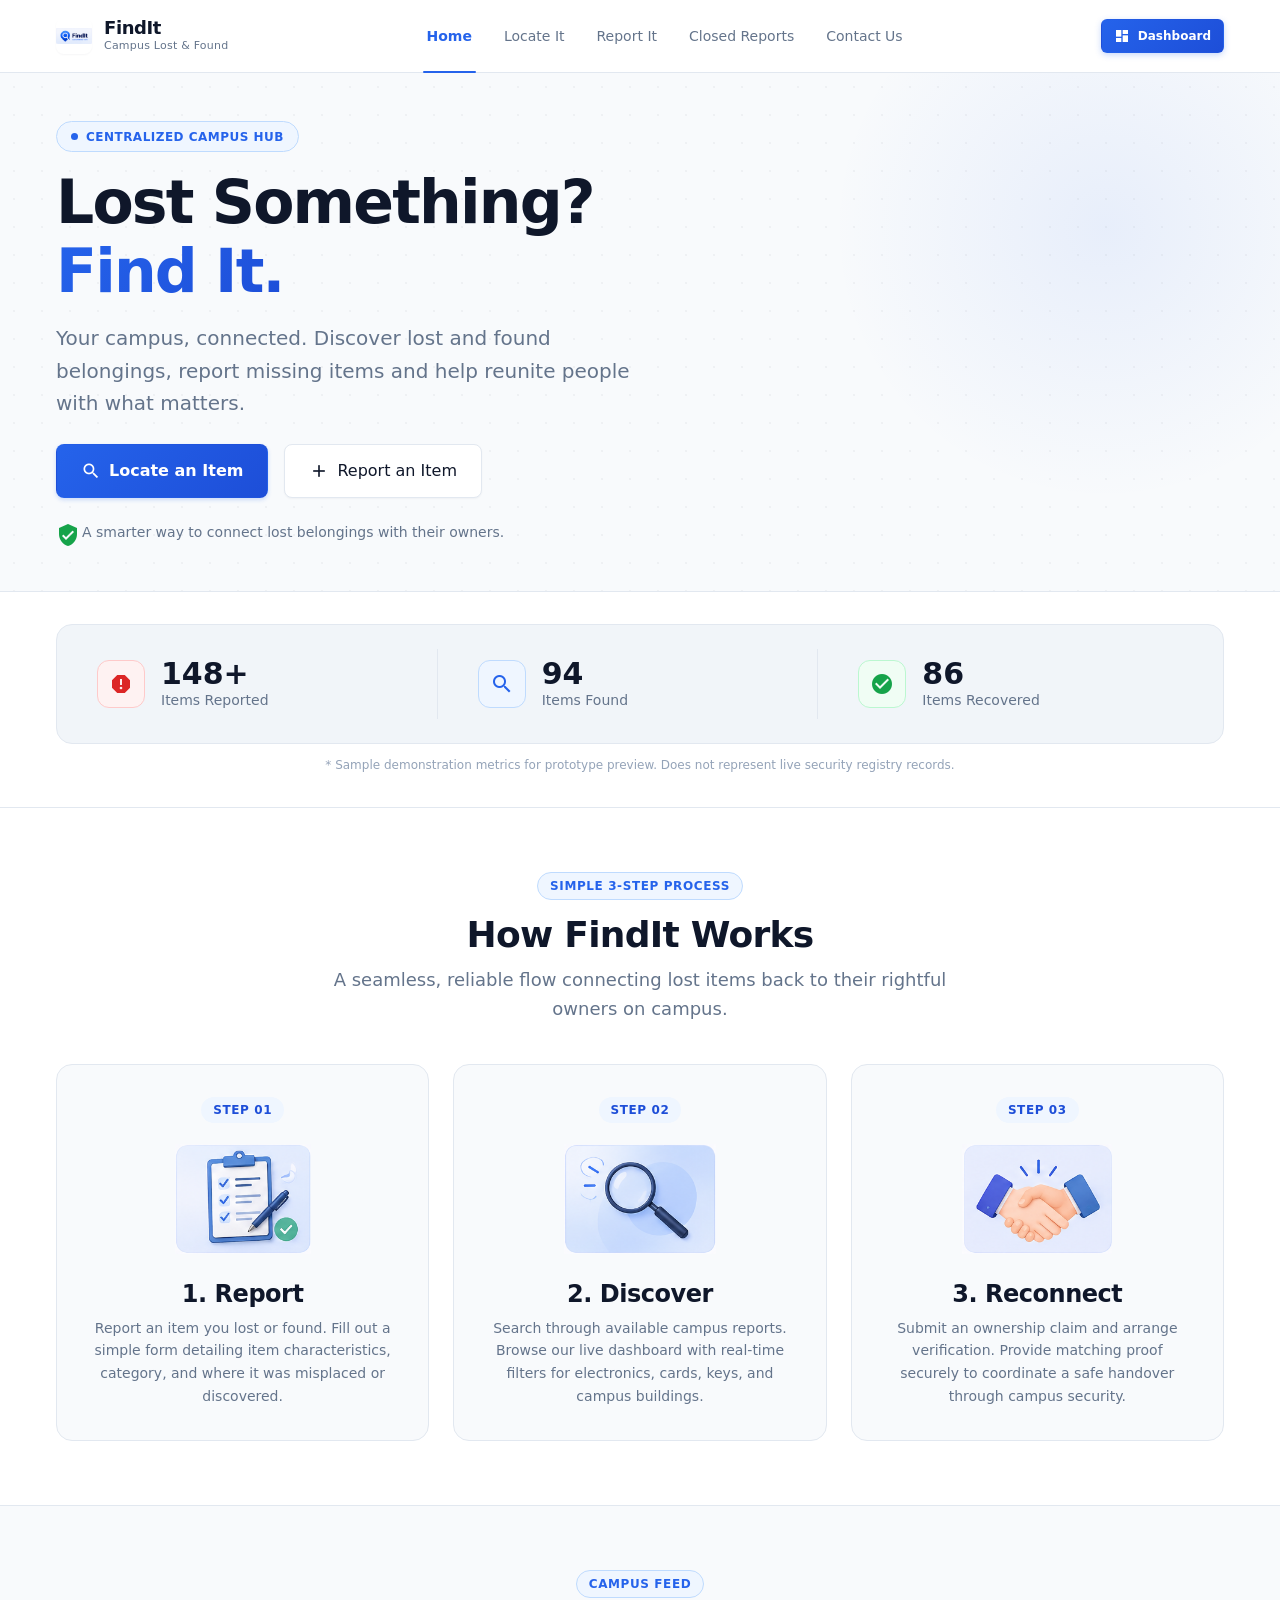
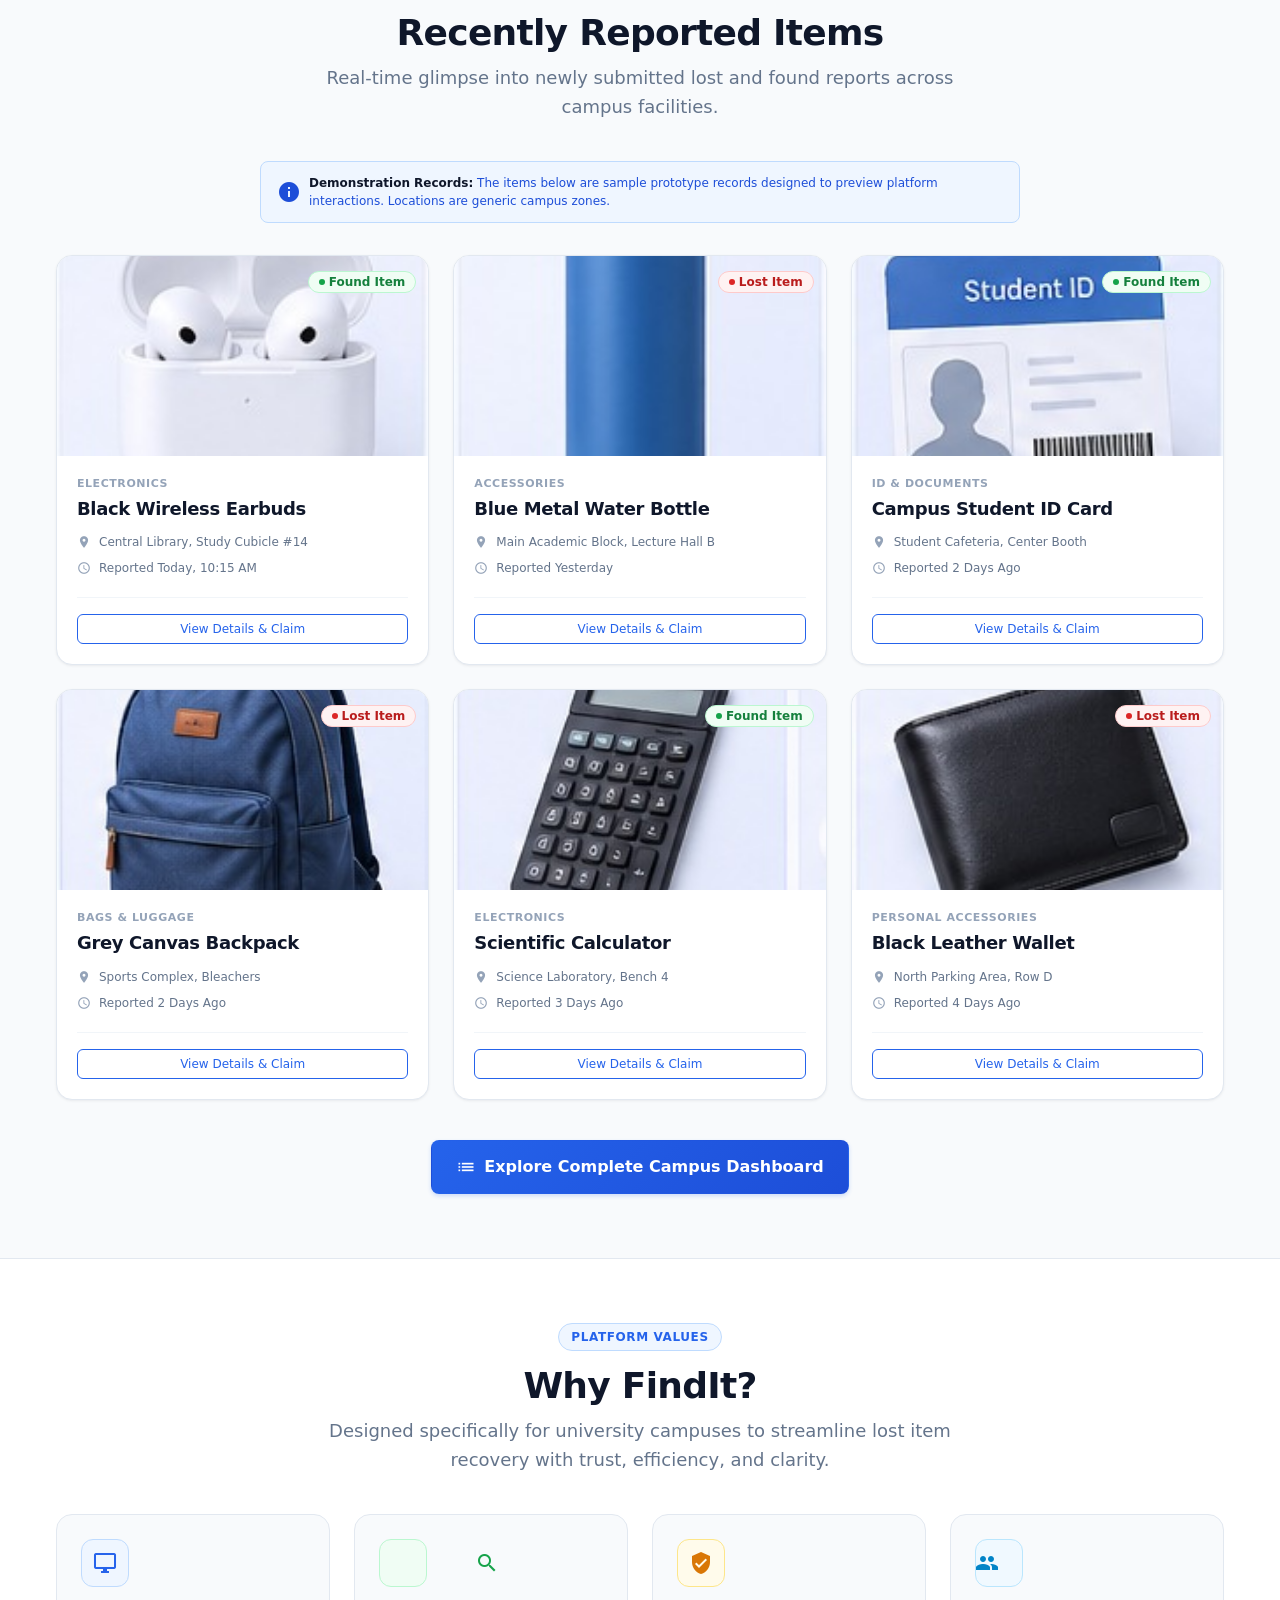
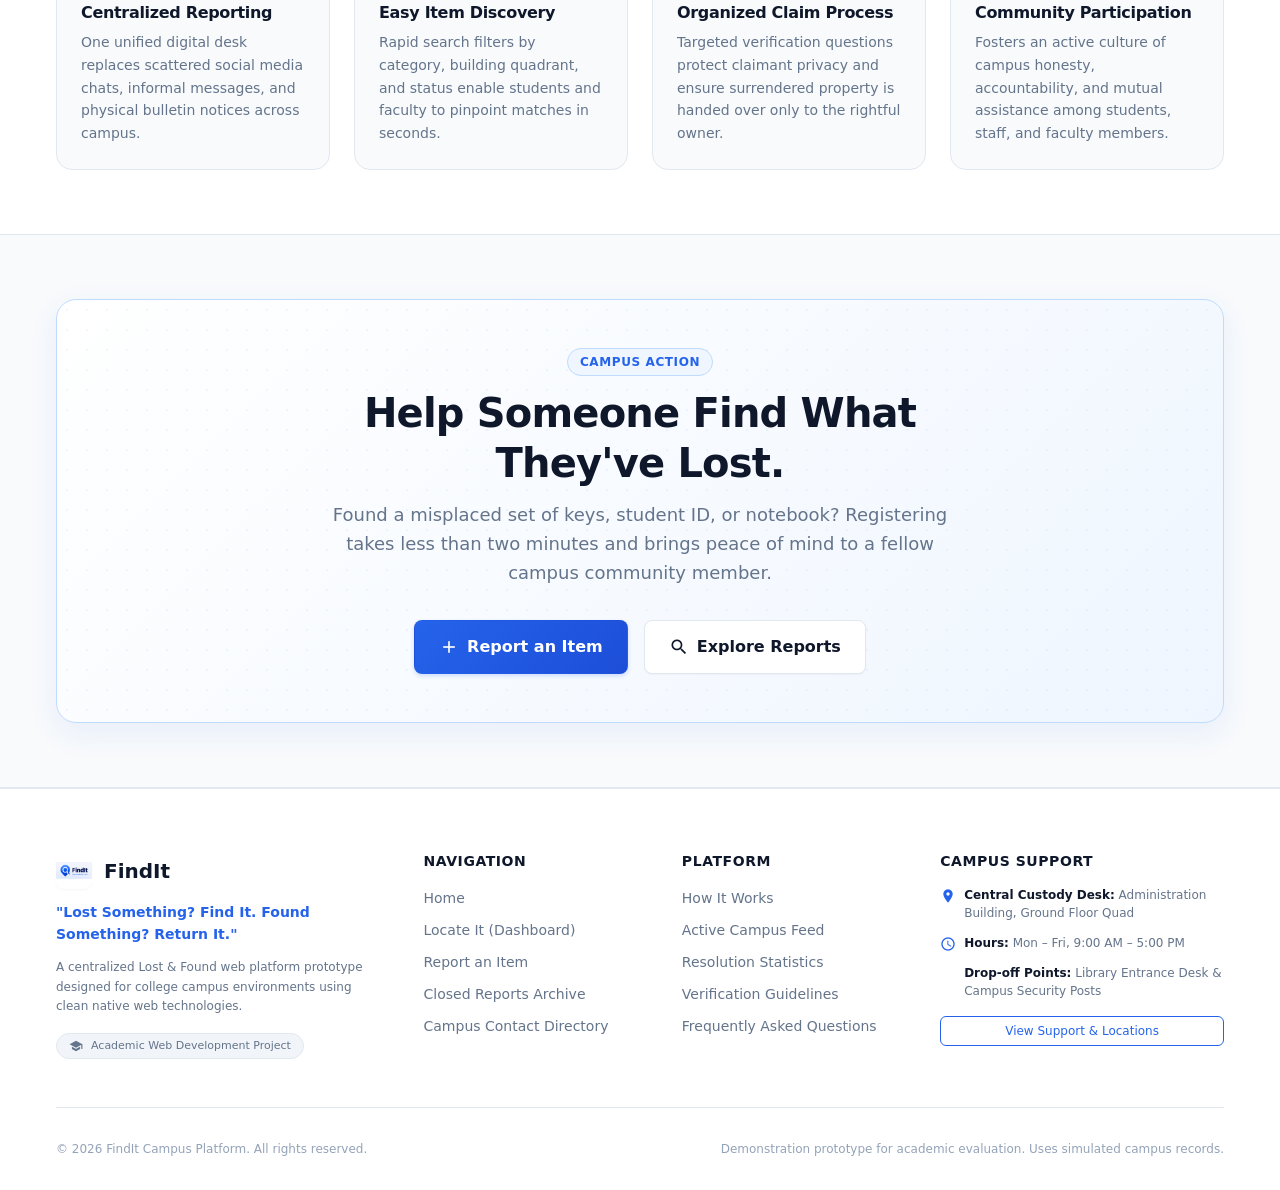
<file: index.html>
<!DOCTYPE html>
<html lang="en">
<head>
  <meta charset="UTF-8">
  <meta name="viewport" content="width=device-width, initial-scale=1.0">
  <meta name="description" content="FindIt — A centralized campus Lost & Found platform for students, faculty and staff. Report lost belongings, register found items, and submit claims.">
  <title>FindIt – Lost &amp; Found Campus Platform</title>

  <!-- Global Stylesheet -->
  <link rel="stylesheet" href="css/style.css">
  <!-- Landing Page Stylesheet -->
  <link rel="stylesheet" href="css/landing.css">
  <!-- Consolidated Responsive Stylesheet -->
  <link rel="stylesheet" href="css/responsive.css">
  <!-- Google Material Icons -->
  <link rel="stylesheet" href="https://fonts.googleapis.com/icon?family=Material+Icons">
</head>
<body>

  <!-- ======================================================================
       1. Navigation Bar (Sticky, Clean Light Surface, Accessible)
       ====================================================================== -->
  <header class="navbar" role="banner">
    <div class="container navbar-container">
      <!-- FindIt Brand Logo & Identity -->
      <a href="index.html" class="nav-brand" aria-label="FindIt Campus Platform Home">
        <img src="assets/icons/findit-logo.png" alt="FindIt Logo" class="nav-brand-logo" width="36" height="36">
        <div class="nav-brand-text">
          <span class="nav-brand-name">FindIt</span>
          <span class="nav-brand-tagline">Campus Lost &amp; Found</span>
        </div>
      </a>

      <!-- Desktop Navigation Menu -->
      <nav class="nav-menu" role="navigation" aria-label="Main Navigation">
        <a href="index.html" class="nav-link active" aria-current="page">Home</a>
        <a href="dashboard.html" class="nav-link">Locate It</a>
        <a href="report.html" class="nav-link">Report It</a>
        <a href="closed-reports.html" class="nav-link">Closed Reports</a>
        <a href="contact.html" class="nav-link">Contact Us</a>
      </nav>

      <!-- Desktop Action CTA -->
      <div class="nav-actions">
        <a href="dashboard.html" class="btn btn-primary btn-sm nav-dashboard-btn">
          <span class="material-icons" aria-hidden="true">dashboard</span>
          Dashboard
        </a>
      </div>

      <!-- Mobile Hamburger Button -->
      <button class="mobile-nav-toggle" id="mobileNavToggle" aria-label="Toggle navigation menu" aria-expanded="false" aria-controls="mobileNavMenu">
        <span class="hamburger-line"></span>
        <span class="hamburger-line"></span>
        <span class="hamburger-line"></span>
      </button>
    </div>
  </header>

  <!-- Mobile Slide-in Drawer & Overlay -->
  <div class="mobile-nav-overlay" id="mobileNavOverlay" aria-hidden="true"></div>
  <aside class="mobile-nav-menu" id="mobileNavMenu" role="dialog" aria-label="Mobile Navigation Menu">
    <div class="mobile-nav-header">
      <div class="nav-brand">
        <img src="assets/icons/findit-logo.png" alt="FindIt Logo" class="nav-brand-logo" width="32" height="32">
        <div class="nav-brand-text">
          <span class="nav-brand-name">FindIt</span>
          <span class="nav-brand-tagline">Campus Platform</span>
        </div>
      </div>
    </div>
    <nav class="mobile-nav-links">
      <a href="index.html" class="mobile-nav-link active" aria-current="page">Home</a>
      <a href="dashboard.html" class="mobile-nav-link">Locate It</a>
      <a href="report.html" class="mobile-nav-link">Report It</a>
      <a href="closed-reports.html" class="mobile-nav-link">Closed Reports</a>
      <a href="contact.html" class="mobile-nav-link">Contact Us</a>
    </nav>
    <div class="mobile-nav-actions">
      <a href="dashboard.html" class="btn btn-primary btn-block">
        Open Dashboard
      </a>
      <a href="report.html" class="btn btn-secondary btn-block">
        Report an Item
      </a>
    </div>
  </aside>

  <main>
    <!-- ======================================================================
         2. Hero Section
         ====================================================================== -->
    <section class="hero-section" aria-labelledby="hero-heading">
      <!-- Decorative background effects -->
      <div class="hero-bg-accent" aria-hidden="true"></div>
      <div class="hero-bg-grid" aria-hidden="true"></div>

      <div class="container hero-container">
        <div class="hero-grid">
          
          <!-- Left: Hero Content -->
          <div class="hero-content">
            <div class="hero-tag">
              <span class="hero-tag-pulse" aria-hidden="true"></span>
              Centralized Campus Hub
            </div>

            <h1 id="hero-heading" class="hero-title">
              Lost Something? <span class="hero-title-accent">Find It.</span>
            </h1>

            <p class="hero-description">
              Your campus, connected. Discover lost and found belongings, report missing items and help reunite people with what matters.
            </p>

            <!-- Primary & Secondary CTA Buttons -->
            <div class="hero-actions">
              <a href="dashboard.html" class="btn btn-primary btn-lg hero-btn-primary">
                <span class="material-icons" aria-hidden="true">search</span>
                Locate an Item
              </a>
              <a href="report.html" class="btn btn-secondary btn-lg hero-btn-secondary">
                <span class="material-icons" aria-hidden="true">add</span>
                Report an Item
              </a>
            </div>

            <!-- Trust-Oriented Supporting Line -->
            <div class="hero-trust">
              <span class="material-icons hero-trust-icon" aria-hidden="true">verified_user</span>
              <span>A smarter way to connect lost belongings with their owners.</span>
            </div>
          </div>

        </div>
      </div>
    </section>

    <!-- ======================================================================
         Quick Statistics Area
         ====================================================================== -->
    <section class="stats-section" aria-labelledby="stats-heading">
      <div class="container">
        <h2 id="stats-heading" class="sr-only" style="position: absolute; width: 1px; height: 1px; padding: 0; margin: -1px; overflow: hidden; clip: rect(0,0,0,0); border: 0;">Campus Platform Statistics</h2>
        
        <div class="stats-card-container">
          <!-- Items Reported -->
          <div class="stat-item">
            <div class="stat-icon-wrapper stat-icon-reported" aria-hidden="true">
              <span class="material-icons">report</span>
            </div>
            <div class="stat-info">
              <span class="stat-number">148+</span>
              <span class="stat-label">Items Reported</span>
            </div>
          </div>

          <!-- Items Found -->
          <div class="stat-item">
            <div class="stat-icon-wrapper stat-icon-found" aria-hidden="true">
              <span class="material-icons">search</span>
            </div>
            <div class="stat-info">
              <span class="stat-number">94</span>
              <span class="stat-label">Items Found</span>
            </div>
          </div>

          <!-- Items Recovered -->
          <div class="stat-item">
            <div class="stat-icon-wrapper stat-icon-recovered" aria-hidden="true">
              <span class="material-icons">check_circle</span>
            </div>
            <div class="stat-info">
              <span class="stat-number">86</span>
              <span class="stat-label">Items Recovered</span>
            </div>
          </div>
        </div>

        <p class="stats-disclaimer">
          * Sample demonstration metrics for prototype preview. Does not represent live security registry records.
        </p>
      </div>
    </section>

    <!-- ======================================================================
         SECTION 1 — How FindIt Works
         ====================================================================== -->
    <section id="how-it-works" class="how-it-works-section" aria-labelledby="how-it-works-title">
      <div class="container">
        <div class="section-header-center">
          <span class="section-tag">Simple 3-Step Process</span>
          <h2 id="how-it-works-title" class="section-title">How FindIt Works</h2>
          <p class="section-subtitle">A seamless, reliable flow connecting lost items back to their rightful owners on campus.</p>
        </div>

        <div class="grid grid-cols-3 gap-6">
          <!-- Step 1: Report -->
          <div class="step-card">
            <span class="step-badge">Step 01</span>
            <div class="step-illustration-wrap">
              <img src="assets/images/illustrations/checklist-illustration.png" alt="Report an item checklist illustration" class="step-illustration" width="120" height="110">
            </div>
            <h3 class="step-title">1. Report</h3>
            <p class="step-desc">
              Report an item you lost or found. Fill out a simple form detailing item characteristics, category, and where it was misplaced or discovered.
            </p>
          </div>

          <!-- Step 2: Discover -->
          <div class="step-card">
            <span class="step-badge">Step 02</span>
            <div class="step-illustration-wrap">
              <img src="assets/images/illustrations/search-illustration.png" alt="Search and discover belongings illustration" class="step-illustration" width="120" height="110">
            </div>
            <h3 class="step-title">2. Discover</h3>
            <p class="step-desc">
              Search through available campus reports. Browse our live dashboard with real-time filters for electronics, cards, keys, and campus buildings.
            </p>
          </div>

          <!-- Step 3: Reconnect -->
          <div class="step-card">
            <span class="step-badge">Step 03</span>
            <div class="step-illustration-wrap">
              <img src="assets/images/illustrations/handshake-illustration.png" alt="Ownership verification and return illustration" class="step-illustration" width="120" height="110">
            </div>
            <h3 class="step-title">3. Reconnect</h3>
            <p class="step-desc">
              Submit an ownership claim and arrange verification. Provide matching proof securely to coordinate a safe handover through campus security.
            </p>
          </div>
        </div>
      </div>
    </section>

    <!-- ======================================================================
         SECTION 2 — Recently Reported Items (Demonstration Records)
         ====================================================================== -->
    <section class="recent-items-section" aria-labelledby="recent-items-title">
      <div class="container">
        <div class="section-header-center">
          <span class="section-tag">Campus Feed</span>
          <h2 id="recent-items-title" class="section-title">Recently Reported Items</h2>
          <p class="section-subtitle">Real-time glimpse into newly submitted lost and found reports across campus facilities.</p>
        </div>

        <!-- Demonstration Notice Banner -->
        <div class="demo-notice-banner" role="note">
          <span class="material-icons" aria-hidden="true">info</span>
          <span><strong>Demonstration Records:</strong> The items below are sample prototype records designed to preview platform interactions. Locations are generic campus zones.</span>
        </div>

        <!-- 6 Item Cards Grid -->
        <div class="recent-grid">
          
          <!-- Card 1: Black Wireless Earbuds -->
          <article class="item-feed-card" aria-label="Black Wireless Earbuds found at Library">
            <div class="item-thumb-wrapper">
              <img src="assets/images/items/earbuds.jpg" alt="Pair of wireless black earbuds in matte charging case" class="item-thumb-img" width="360" height="200" loading="lazy">
              <div class="item-badge-pos">
                <span class="badge badge-found">
                  <span class="badge-dot"></span> Found Item
                </span>
              </div>
            </div>
            <div class="item-feed-body">
              <span class="item-category-label">Electronics</span>
              <h3 class="item-feed-title">Black Wireless Earbuds</h3>
              <div class="item-feed-meta">
                <div class="item-meta-row">
                  <span class="material-icons item-meta-icon" aria-hidden="true">location_on</span>
                  <span>Central Library, Study Cubicle #14</span>
                </div>
                <div class="item-meta-row">
                  <span class="material-icons item-meta-icon" aria-hidden="true">schedule</span>
                  <span>Reported Today, 10:15 AM</span>
                </div>
              </div>
              <div class="item-feed-footer">
                <a href="item-details.html?id=ITEM001" class="btn btn-outline btn-sm item-view-btn">View Details &amp; Claim</a>
              </div>
            </div>
          </article>

          <!-- Card 2: Blue Water Bottle -->
          <article class="item-feed-card" aria-label="Blue Water Bottle lost at Academic Block">
            <div class="item-thumb-wrapper">
              <img src="assets/images/items/water-bottle.jpg" alt="Stainless steel thermal blue water bottle" class="item-thumb-img" width="360" height="200" loading="lazy">
              <div class="item-badge-pos">
                <span class="badge badge-lost">
                  <span class="badge-dot"></span> Lost Item
                </span>
              </div>
            </div>
            <div class="item-feed-body">
              <span class="item-category-label">Accessories</span>
              <h3 class="item-feed-title">Blue Metal Water Bottle</h3>
              <div class="item-feed-meta">
                <div class="item-meta-row">
                  <span class="material-icons item-meta-icon" aria-hidden="true">location_on</span>
                  <span>Main Academic Block, Lecture Hall B</span>
                </div>
                <div class="item-meta-row">
                  <span class="material-icons item-meta-icon" aria-hidden="true">schedule</span>
                  <span>Reported Yesterday</span>
                </div>
              </div>
              <div class="item-feed-footer">
                <a href="item-details.html?id=ITEM002" class="btn btn-outline btn-sm item-view-btn">View Details &amp; Claim</a>
              </div>
            </div>
          </article>

          <!-- Card 3: Student ID Card -->
          <article class="item-feed-card" aria-label="Student ID Card found at Cafeteria">
            <div class="item-thumb-wrapper">
              <img src="assets/images/items/student-id.jpg" alt="University student identification card with lanyard" class="item-thumb-img" width="360" height="200" loading="lazy">
              <div class="item-badge-pos">
                <span class="badge badge-found">
                  <span class="badge-dot"></span> Found Item
                </span>
              </div>
            </div>
            <div class="item-feed-body">
              <span class="item-category-label">ID &amp; Documents</span>
              <h3 class="item-feed-title">Campus Student ID Card</h3>
              <div class="item-feed-meta">
                <div class="item-meta-row">
                  <span class="material-icons item-meta-icon" aria-hidden="true">location_on</span>
                  <span>Student Cafeteria, Center Booth</span>
                </div>
                <div class="item-meta-row">
                  <span class="material-icons item-meta-icon" aria-hidden="true">schedule</span>
                  <span>Reported 2 Days Ago</span>
                </div>
              </div>
              <div class="item-feed-footer">
                <a href="item-details.html?id=ITEM003" class="btn btn-outline btn-sm item-view-btn">View Details &amp; Claim</a>
              </div>
            </div>
          </article>

          <!-- Card 4: Grey Backpack -->
          <article class="item-feed-card" aria-label="Grey Backpack lost at Sports Complex">
            <div class="item-thumb-wrapper">
              <img src="assets/images/items/backpack.jpg" alt="Durable grey canvas laptop backpack with dual pockets" class="item-thumb-img" width="360" height="200" loading="lazy">
              <div class="item-badge-pos">
                <span class="badge badge-lost">
                  <span class="badge-dot"></span> Lost Item
                </span>
              </div>
            </div>
            <div class="item-feed-body">
              <span class="item-category-label">Bags &amp; Luggage</span>
              <h3 class="item-feed-title">Grey Canvas Backpack</h3>
              <div class="item-feed-meta">
                <div class="item-meta-row">
                  <span class="material-icons item-meta-icon" aria-hidden="true">location_on</span>
                  <span>Sports Complex, Bleachers</span>
                </div>
                <div class="item-meta-row">
                  <span class="material-icons item-meta-icon" aria-hidden="true">schedule</span>
                  <span>Reported 2 Days Ago</span>
                </div>
              </div>
              <div class="item-feed-footer">
                <a href="item-details.html?id=ITEM004" class="btn btn-outline btn-sm item-view-btn">View Details &amp; Claim</a>
              </div>
            </div>
          </article>

          <!-- Card 5: Scientific Calculator -->
          <article class="item-feed-card" aria-label="Scientific Calculator found at Laboratory">
            <div class="item-thumb-wrapper">
              <img src="assets/images/items/calculator.jpg" alt="Engineering scientific calculator with slide cover" class="item-thumb-img" width="360" height="200" loading="lazy">
              <div class="item-badge-pos">
                <span class="badge badge-found">
                  <span class="badge-dot"></span> Found Item
                </span>
              </div>
            </div>
            <div class="item-feed-body">
              <span class="item-category-label">Electronics</span>
              <h3 class="item-feed-title">Scientific Calculator</h3>
              <div class="item-feed-meta">
                <div class="item-meta-row">
                  <span class="material-icons item-meta-icon" aria-hidden="true">location_on</span>
                  <span>Science Laboratory, Bench 4</span>
                </div>
                <div class="item-meta-row">
                  <span class="material-icons item-meta-icon" aria-hidden="true">schedule</span>
                  <span>Reported 3 Days Ago</span>
                </div>
              </div>
              <div class="item-feed-footer">
                <a href="item-details.html?id=ITEM005" class="btn btn-outline btn-sm item-view-btn">View Details &amp; Claim</a>
              </div>
            </div>
          </article>

          <!-- Card 6: Black Leather Wallet -->
          <article class="item-feed-card" aria-label="Black Leather Wallet lost at Parking Area">
            <div class="item-thumb-wrapper">
              <img src="assets/images/items/wallet.jpg" alt="Men's black leather bi-fold pocket wallet" class="item-thumb-img" width="360" height="200" loading="lazy">
              <div class="item-badge-pos">
                <span class="badge badge-lost">
                  <span class="badge-dot"></span> Lost Item
                </span>
              </div>
            </div>
            <div class="item-feed-body">
              <span class="item-category-label">Personal Accessories</span>
              <h3 class="item-feed-title">Black Leather Wallet</h3>
              <div class="item-feed-meta">
                <div class="item-meta-row">
                  <span class="material-icons item-meta-icon" aria-hidden="true">location_on</span>
                  <span>North Parking Area, Row D</span>
                </div>
                <div class="item-meta-row">
                  <span class="material-icons item-meta-icon" aria-hidden="true">schedule</span>
                  <span>Reported 4 Days Ago</span>
                </div>
              </div>
              <div class="item-feed-footer">
                <a href="item-details.html?id=ITEM006" class="btn btn-outline btn-sm item-view-btn">View Details &amp; Claim</a>
              </div>
            </div>
          </article>

        </div>

        <!-- Section Link to Complete Dashboard -->
        <div style="text-align: center;">
          <a href="dashboard.html" class="btn btn-primary btn-lg">
            <span class="material-icons" aria-hidden="true">list</span>
            Explore Complete Campus Dashboard
          </a>
        </div>
      </div>
    </section>

    <!-- ======================================================================
         SECTION 3 — Why FindIt? (Platform Benefits)
         ====================================================================== -->
    <section class="benefits-section" aria-labelledby="benefits-title">
      <div class="container">
        <div class="section-header-center">
          <span class="section-tag">Platform Values</span>
          <h2 id="benefits-title" class="section-title">Why FindIt?</h2>
          <p class="section-subtitle">Designed specifically for university campuses to streamline lost item recovery with trust, efficiency, and clarity.</p>
        </div>

        <div class="benefits-grid">
          
          <!-- Benefit 1: Centralized Reporting -->
          <div class="benefit-card">
            <div class="benefit-icon-wrapper benefit-icon-primary" aria-hidden="true">
              <span class="material-icons">desktop_windows</span>
            </div>
            <h3 class="benefit-title">Centralized Reporting</h3>
            <p class="benefit-desc">
              One unified digital desk replaces scattered social media chats, informal messages, and physical bulletin notices across campus.
            </p>
          </div>

          <!-- Benefit 2: Easy Item Discovery -->
          <div class="benefit-card">
            <div class="benefit-icon-wrapper benefit-icon-success" aria-hidden="true">
              <span class="material-icons">manage_search</span>
            </div>
            <h3 class="benefit-title">Easy Item Discovery</h3>
            <p class="benefit-desc">
              Rapid search filters by category, building quadrant, and status enable students and faculty to pinpoint matches in seconds.
            </p>
          </div>

          <!-- Benefit 3: Organized Claim Process -->
          <div class="benefit-card">
            <div class="benefit-icon-wrapper benefit-icon-warning" aria-hidden="true">
              <span class="material-icons">verified_user</span>
            </div>
            <h3 class="benefit-title">Organized Claim Process</h3>
            <p class="benefit-desc">
              Targeted verification questions protect claimant privacy and ensure surrendered property is handed over only to the rightful owner.
            </p>
          </div>

          <!-- Benefit 4: Community Participation -->
          <div class="benefit-card">
            <div class="benefit-icon-wrapper benefit-icon-info" aria-hidden="true">
              <span class="material-icons">groups</span>
            </div>
            <h3 class="benefit-title">Community Participation</h3>
            <p class="benefit-desc">
              Fosters an active culture of campus honesty, accountability, and mutual assistance among students, staff, and faculty members.
            </p>
          </div>

        </div>
      </div>
    </section>

    <!-- ======================================================================
         SECTION 4 — Call to Action (CTA)
         ====================================================================== -->
    <section class="cta-section" aria-labelledby="cta-heading">
      <div class="container">
        <div class="cta-banner-card">
          <div class="cta-banner-bg-dots" aria-hidden="true"></div>
          <div class="cta-content">
            <span class="section-tag">Campus Action</span>
            <h2 id="cta-heading" class="cta-heading">Help Someone Find What They've Lost.</h2>
            <p class="cta-description">
              Found a misplaced set of keys, student ID, or notebook? Registering takes less than two minutes and brings peace of mind to a fellow campus community member.
            </p>
            <div class="cta-button-group">
              <a href="report.html" class="btn btn-primary btn-lg">
                <span class="material-icons" aria-hidden="true">add</span>
                Report an Item
              </a>
              <a href="dashboard.html" class="btn btn-secondary btn-lg">
                <span class="material-icons" aria-hidden="true">search</span>
                Explore Reports
              </a>
            </div>
          </div>
        </div>
      </div>
    </section>
  </main>

  <!-- ======================================================================
       SECTION 5 — Footer
       ====================================================================== -->
  <footer class="site-footer" role="contentinfo">
    <div class="container">
      <div class="footer-grid">
        
        <!-- Column 1: Brand & Overview -->
        <div class="footer-brand-col">
          <a href="index.html" class="footer-brand-logo-wrap" aria-label="FindIt Home">
            <img src="assets/icons/findit-logo.png" alt="FindIt Logo" class="nav-brand-logo" width="32" height="32">
            <span class="footer-brand-title">FindIt</span>
          </a>
          <p class="footer-tagline">"Lost Something? Find It. Found Something? Return It."</p>
          <p class="footer-summary">
            A centralized Lost &amp; Found web platform prototype designed for college campus environments using clean native web technologies.
          </p>
          <div class="footer-academic-badge">
            <span class="material-icons" aria-hidden="true" style="font-size: 14px;">school</span>
            <span>Academic Web Development Project</span>
          </div>
        </div>

        <!-- Column 2: Quick Links -->
        <div class="footer-links-col">
          <h3 class="footer-col-title">Navigation</h3>
          <ul class="footer-links-list">
            <li><a href="index.html" class="footer-link">Home</a></li>
            <li><a href="dashboard.html" class="footer-link">Locate It (Dashboard)</a></li>
            <li><a href="report.html" class="footer-link">Report an Item</a></li>
            <li><a href="closed-reports.html" class="footer-link">Closed Reports Archive</a></li>
            <li><a href="contact.html" class="footer-link">Campus Contact Directory</a></li>
          </ul>
        </div>

        <!-- Column 3: Platform Resources -->
        <div class="footer-links-col">
          <h3 class="footer-col-title">Platform</h3>
          <ul class="footer-links-list">
            <li><a href="#how-it-works" class="footer-link">How It Works</a></li>
            <li><a href="dashboard.html" class="footer-link">Active Campus Feed</a></li>
            <li><a href="closed-reports.html" class="footer-link">Resolution Statistics</a></li>
            <li><a href="contact.html" class="footer-link">Verification Guidelines</a></li>
            <li><a href="contact.html" class="footer-link">Frequently Asked Questions</a></li>
          </ul>
        </div>

        <!-- Column 4: Campus Support & Drop-off Desks -->
        <div class="footer-links-col">
          <h3 class="footer-col-title">Campus Support</h3>
          <div class="footer-support-info">
            <div class="footer-support-row">
              <span class="material-icons footer-support-icon" aria-hidden="true">location_on</span>
              <span><strong>Central Custody Desk:</strong> Administration Building, Ground Floor Quad</span>
            </div>
            <div class="footer-support-row">
              <span class="material-icons footer-support-icon" aria-hidden="true">schedule</span>
              <span><strong>Hours:</strong> Mon – Fri, 9:00 AM – 5:00 PM</span>
            </div>
            <div class="footer-support-row">
              <span class="material-icons footer-support-icon" aria-hidden="true">inventory</span>
              <span><strong>Drop-off Points:</strong> Library Entrance Desk &amp; Campus Security Posts</span>
            </div>
          </div>
          <a href="contact.html" class="btn btn-outline btn-sm" style="width: 100%;">
            View Support &amp; Locations
          </a>
        </div>

      </div>

      <!-- Footer Bottom Bar -->
      <div class="footer-bottom">
        <div>
          &copy; 2026 FindIt Campus Platform. All rights reserved.
        </div>
        <div>
          <span>Demonstration prototype for academic evaluation. Uses simulated campus records.</span>
        </div>
      </div>
    </div>
  </footer>

  <!-- Global Client Scripts -->
  <script src="js/main.js"></script>
</body>
</html>
</file>
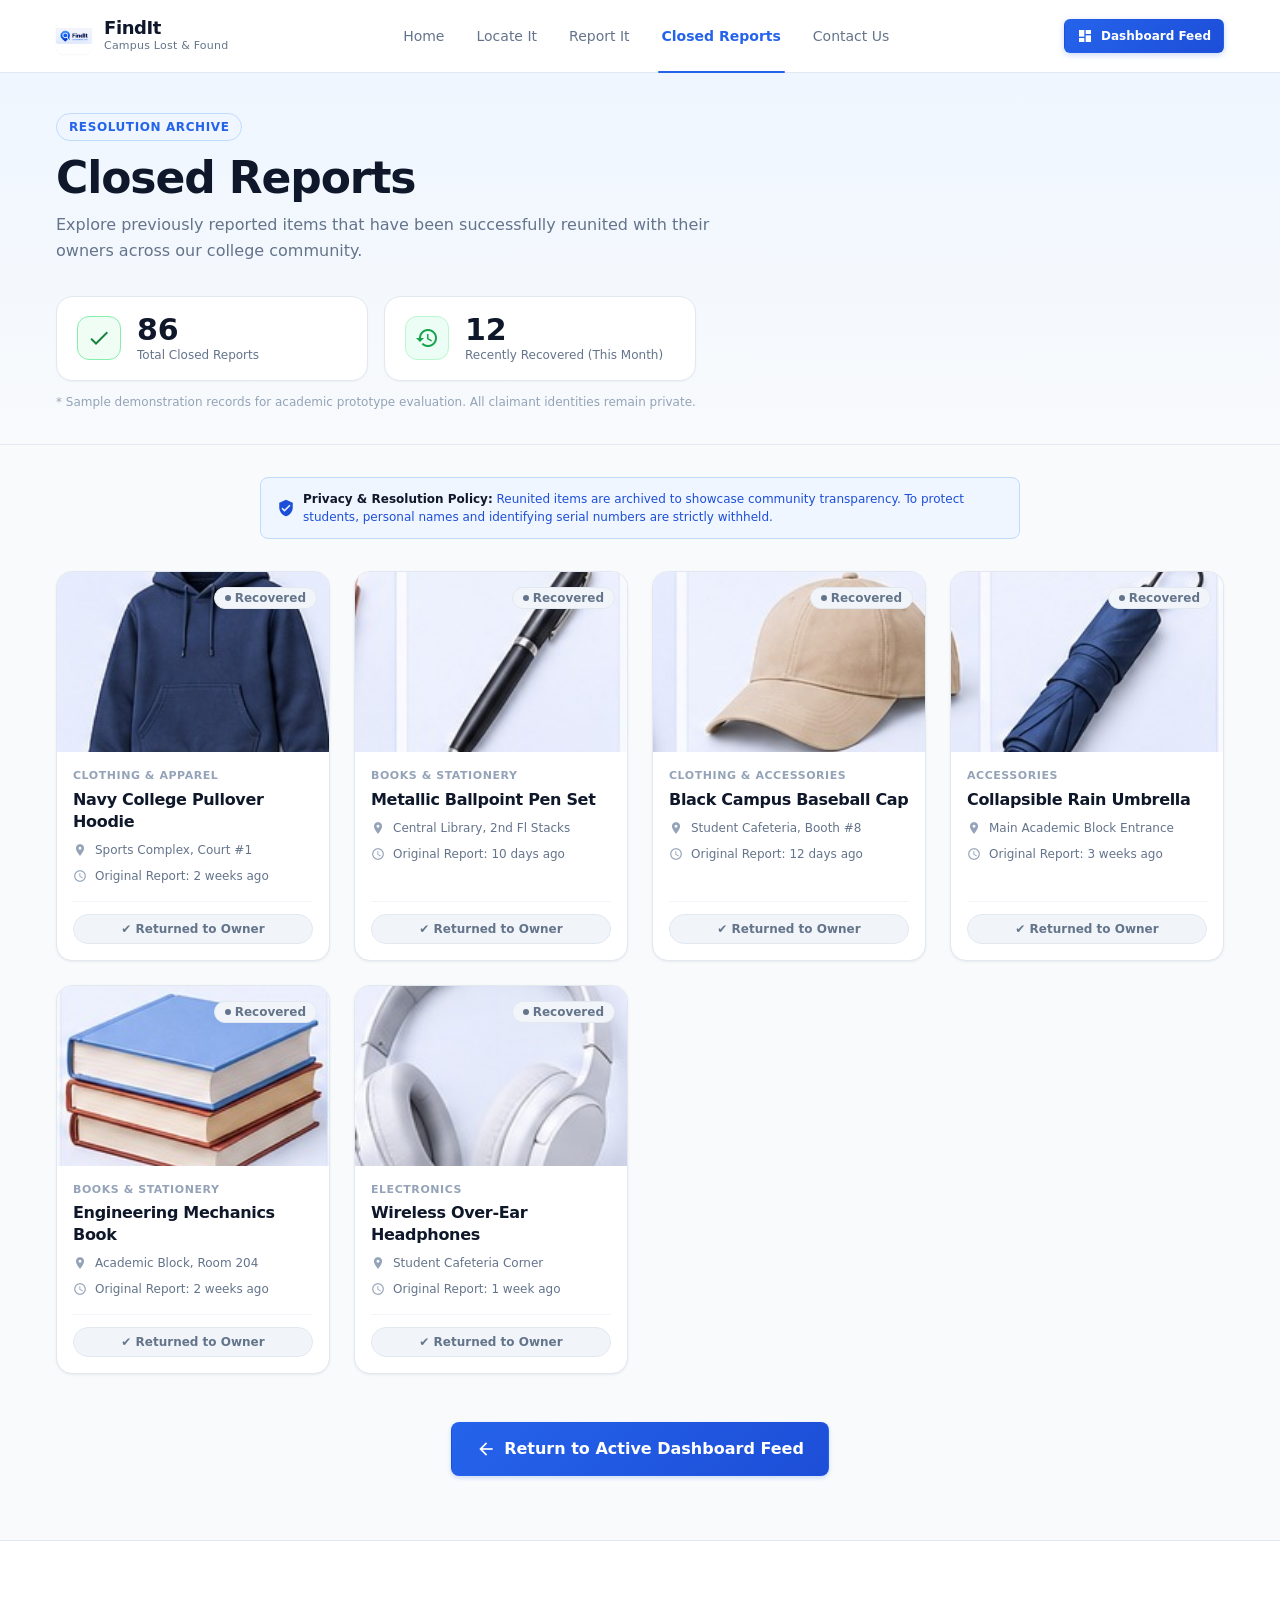
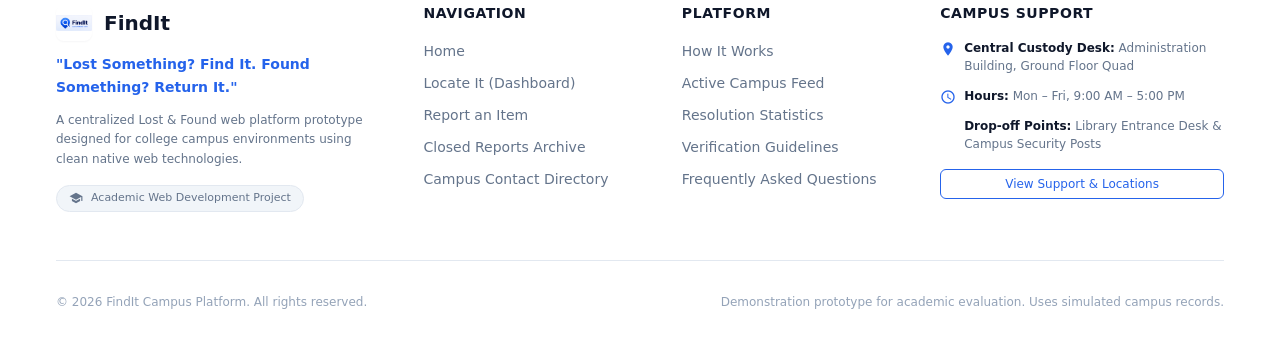
<file: closed-reports.html>
<!DOCTYPE html>
<html lang="en">
<head>
  <meta charset="UTF-8">
  <meta name="viewport" content="width=device-width, initial-scale=1.0">
  <meta name="description" content="Closed Reports — FindIt. Browse historical lost and found records successfully resolved and returned on campus.">
  <title>Closed Reports – FindIt Campus Platform</title>

  <!-- Global Stylesheet -->
  <link rel="stylesheet" href="css/style.css">
  <!-- Shared Components Stylesheet (Navbar & Footer) -->
  <link rel="stylesheet" href="css/landing.css">
  <!-- Dashboard Card Styles -->
  <link rel="stylesheet" href="css/dashboard.css">
  <!-- Consolidated Responsive Stylesheet -->
  <link rel="stylesheet" href="css/responsive.css">
  <!-- Google Material Icons -->
  <link rel="stylesheet" href="https://fonts.googleapis.com/icon?family=Material+Icons">
</head>
<body>

  <!-- ======================================================================
       1. Navigation Bar
       ====================================================================== -->
  <header class="navbar" role="banner">
    <div class="container navbar-container">
      <!-- FindIt Brand Logo -->
      <a href="index.html" class="nav-brand" aria-label="FindIt Campus Platform Home">
        <img src="assets/icons/findit-logo.png" alt="FindIt Logo" class="nav-brand-logo" width="36" height="36">
        <div class="nav-brand-text">
          <span class="nav-brand-name">FindIt</span>
          <span class="nav-brand-tagline">Campus Lost &amp; Found</span>
        </div>
      </a>

      <!-- Desktop Navigation Menu -->
      <nav class="nav-menu" role="navigation" aria-label="Main Navigation">
        <a href="index.html" class="nav-link">Home</a>
        <a href="dashboard.html" class="nav-link">Locate It</a>
        <a href="report.html" class="nav-link">Report It</a>
        <a href="closed-reports.html" class="nav-link active" aria-current="page">Closed Reports</a>
        <a href="contact.html" class="nav-link">Contact Us</a>
      </nav>

      <!-- Desktop Action CTA -->
      <div class="nav-actions">
        <a href="dashboard.html" class="btn btn-primary btn-sm nav-dashboard-btn">
          <span class="material-icons" aria-hidden="true">dashboard</span>
          Dashboard Feed
        </a>
      </div>

      <!-- Mobile Hamburger Button -->
      <button class="mobile-nav-toggle" id="mobileNavToggle" aria-label="Toggle navigation menu" aria-expanded="false" aria-controls="mobileNavMenu">
        <span class="hamburger-line"></span>
        <span class="hamburger-line"></span>
        <span class="hamburger-line"></span>
      </button>
    </div>
  </header>

  <!-- Mobile Slide-in Drawer & Overlay -->
  <div class="mobile-nav-overlay" id="mobileNavOverlay" aria-hidden="true"></div>
  <aside class="mobile-nav-menu" id="mobileNavMenu" role="dialog" aria-label="Mobile Navigation Menu">
    <div class="mobile-nav-header">
      <div class="nav-brand">
        <img src="assets/icons/findit-logo.png" alt="FindIt Logo" class="nav-brand-logo" width="32" height="32">
        <div class="nav-brand-text">
          <span class="nav-brand-name">FindIt</span>
          <span class="nav-brand-tagline">Campus Platform</span>
        </div>
      </div>
    </div>
    <nav class="mobile-nav-links">
      <a href="index.html" class="mobile-nav-link">Home</a>
      <a href="dashboard.html" class="mobile-nav-link">Locate It (Dashboard)</a>
      <a href="report.html" class="mobile-nav-link">Report an Item</a>
      <a href="closed-reports.html" class="mobile-nav-link active" aria-current="page">Closed Reports</a>
      <a href="contact.html" class="mobile-nav-link">Contact Us</a>
    </nav>
    <div class="mobile-nav-actions">
      <a href="dashboard.html" class="btn btn-primary btn-block">
        Open Dashboard
      </a>
    </div>
  </aside>

  <main>
    <!-- ======================================================================
         2. Page Header & Summary Section
         ====================================================================== -->
    <section class="dashboard-header-section" aria-labelledby="closed-heading">
      <div class="container">
        
        <div class="dashboard-title-area">
          <span class="section-tag">Resolution Archive</span>
          <h1 id="closed-heading" class="dashboard-main-title">Closed Reports</h1>
          <p class="dashboard-subtitle">
            Explore previously reported items that have been successfully reunited with their owners across our college community.
          </p>
        </div>

        <!-- Summary Section (Demonstration Values) -->
        <div class="dashboard-kpi-grid" style="grid-template-columns: repeat(2, 1fr); max-width: 640px;">
          
          <!-- Total Closed Reports -->
          <div class="kpi-card">
            <div class="kpi-icon-wrap kpi-icon-recovered" aria-hidden="true">
              <span class="material-icons">check</span>
            </div>
            <div class="kpi-content">
              <span class="kpi-value">86</span>
              <span class="kpi-label">Total Closed Reports</span>
            </div>
          </div>

          <!-- Recently Recovered -->
          <div class="kpi-card">
            <div class="kpi-icon-wrap kpi-icon-found" aria-hidden="true">
              <span class="material-icons">history</span>
            </div>
            <div class="kpi-content">
              <span class="kpi-value">12</span>
              <span class="kpi-label">Recently Recovered (This Month)</span>
            </div>
          </div>

        </div>

        <p class="kpi-note">
          * Sample demonstration records for academic prototype evaluation. All claimant identities remain private.
        </p>

      </div>
    </section>

    <!-- ======================================================================
         3. Recovered Sample Records Grid
         ====================================================================== -->
    <section class="dashboard-sections-wrap" style="padding-top: var(--space-8);" aria-label="Closed and Recovered Items List">
      <div class="container">
        
        <!-- Demonstration Disclaimer Banner -->
        <div class="demo-notice-banner" role="note" style="margin-bottom: var(--space-8);">
          <span class="material-icons" aria-hidden="true" style="font-size: 18px;">verified_user</span>
          <span><strong>Privacy &amp; Resolution Policy:</strong> Reunited items are archived to showcase community transparency. To protect students, personal names and identifying serial numbers are strictly withheld.</span>
        </div>

        <!-- Cards Grid -->
        <div class="dashboard-cards-grid">
          
          <!-- Card 1: Navy Pullover Hoodie -->
          <article class="dash-item-card" aria-label="Navy College Hoodie successfully recovered">
            <div class="dash-card-thumb-wrap">
              <img src="assets/images/items/hoodie.jpg" alt="Navy blue college pullover hoodie" class="dash-card-thumb" width="320" height="180" loading="lazy">
              <div class="dash-card-badge">
                <span class="badge badge-resolved">
                  <span class="badge-dot"></span> Recovered
                </span>
              </div>
            </div>
            <div class="dash-card-body">
              <span class="dash-card-category">Clothing &amp; Apparel</span>
              <h2 class="dash-card-title">Navy College Pullover Hoodie</h2>
              <div class="dash-card-meta">
                <div class="dash-meta-row">
                  <span class="material-icons dash-meta-icon" aria-hidden="true">location_on</span>
                  <span>Sports Complex, Court #1</span>
                </div>
                <div class="dash-meta-row">
                  <span class="material-icons dash-meta-icon" aria-hidden="true">schedule</span>
                  <span>Original Report: 2 weeks ago</span>
                </div>
              </div>
              <div class="dash-card-footer">
                <span class="badge badge-resolved" style="width: 100%; justify-content: center; padding: var(--space-2);">
                  ✔ Returned to Owner
                </span>
              </div>
            </div>
          </article>

          <!-- Card 2: Ballpoint Pen Set -->
          <article class="dash-item-card" aria-label="Metallic Ballpoint Pen Set successfully recovered">
            <div class="dash-card-thumb-wrap">
              <img src="assets/images/items/pen.jpg" alt="Metallic silver ballpoint pen in protective sleeve" class="dash-card-thumb" width="320" height="180" loading="lazy">
              <div class="dash-card-badge">
                <span class="badge badge-resolved">
                  <span class="badge-dot"></span> Recovered
                </span>
              </div>
            </div>
            <div class="dash-card-body">
              <span class="dash-card-category">Books &amp; Stationery</span>
              <h2 class="dash-card-title">Metallic Ballpoint Pen Set</h2>
              <div class="dash-card-meta">
                <div class="dash-meta-row">
                  <span class="material-icons dash-meta-icon" aria-hidden="true">location_on</span>
                  <span>Central Library, 2nd Fl Stacks</span>
                </div>
                <div class="dash-meta-row">
                  <span class="material-icons dash-meta-icon" aria-hidden="true">schedule</span>
                  <span>Original Report: 10 days ago</span>
                </div>
              </div>
              <div class="dash-card-footer">
                <span class="badge badge-resolved" style="width: 100%; justify-content: center; padding: var(--space-2);">
                  ✔ Returned to Owner
                </span>
              </div>
            </div>
          </article>

          <!-- Card 3: Campus Baseball Cap -->
          <article class="dash-item-card" aria-label="Campus Baseball Cap successfully recovered">
            <div class="dash-card-thumb-wrap">
              <img src="assets/images/items/cap.jpg" alt="Black canvas baseball cap with embroidered brim" class="dash-card-thumb" width="320" height="180" loading="lazy">
              <div class="dash-card-badge">
                <span class="badge badge-resolved">
                  <span class="badge-dot"></span> Recovered
                </span>
              </div>
            </div>
            <div class="dash-card-body">
              <span class="dash-card-category">Clothing &amp; Accessories</span>
              <h2 class="dash-card-title">Black Campus Baseball Cap</h2>
              <div class="dash-card-meta">
                <div class="dash-meta-row">
                  <span class="material-icons dash-meta-icon" aria-hidden="true">location_on</span>
                  <span>Student Cafeteria, Booth #8</span>
                </div>
                <div class="dash-meta-row">
                  <span class="material-icons dash-meta-icon" aria-hidden="true">schedule</span>
                  <span>Original Report: 12 days ago</span>
                </div>
              </div>
              <div class="dash-card-footer">
                <span class="badge badge-resolved" style="width: 100%; justify-content: center; padding: var(--space-2);">
                  ✔ Returned to Owner
                </span>
              </div>
            </div>
          </article>

          <!-- Card 4: Compact Rain Umbrella -->
          <article class="dash-item-card" aria-label="Folding Umbrella successfully recovered">
            <div class="dash-card-thumb-wrap">
              <img src="assets/images/items/umbrella.jpg" alt="Collapsible dark navy rain umbrella" class="dash-card-thumb" width="320" height="180" loading="lazy">
              <div class="dash-card-badge">
                <span class="badge badge-resolved">
                  <span class="badge-dot"></span> Recovered
                </span>
              </div>
            </div>
            <div class="dash-card-body">
              <span class="dash-card-category">Accessories</span>
              <h2 class="dash-card-title">Collapsible Rain Umbrella</h2>
              <div class="dash-card-meta">
                <div class="dash-meta-row">
                  <span class="material-icons dash-meta-icon" aria-hidden="true">location_on</span>
                  <span>Main Academic Block Entrance</span>
                </div>
                <div class="dash-meta-row">
                  <span class="material-icons dash-meta-icon" aria-hidden="true">schedule</span>
                  <span>Original Report: 3 weeks ago</span>
                </div>
              </div>
              <div class="dash-card-footer">
                <span class="badge badge-resolved" style="width: 100%; justify-content: center; padding: var(--space-2);">
                  ✔ Returned to Owner
                </span>
              </div>
            </div>
          </article>

          <!-- Card 5: Engineering Textbook -->
          <article class="dash-item-card" aria-label="Engineering Textbook successfully recovered">
            <div class="dash-card-thumb-wrap">
              <img src="assets/images/items/books.jpg" alt="Hardcover engineering mechanics textbook" class="dash-card-thumb" width="320" height="180" loading="lazy">
              <div class="dash-card-badge">
                <span class="badge badge-resolved">
                  <span class="badge-dot"></span> Recovered
                </span>
              </div>
            </div>
            <div class="dash-card-body">
              <span class="dash-card-category">Books &amp; Stationery</span>
              <h2 class="dash-card-title">Engineering Mechanics Book</h2>
              <div class="dash-card-meta">
                <div class="dash-meta-row">
                  <span class="material-icons dash-meta-icon" aria-hidden="true">location_on</span>
                  <span>Academic Block, Room 204</span>
                </div>
                <div class="dash-meta-row">
                  <span class="material-icons dash-meta-icon" aria-hidden="true">schedule</span>
                  <span>Original Report: 2 weeks ago</span>
                </div>
              </div>
              <div class="dash-card-footer">
                <span class="badge badge-resolved" style="width: 100%; justify-content: center; padding: var(--space-2);">
                  ✔ Returned to Owner
                </span>
              </div>
            </div>
          </article>

          <!-- Card 6: Over-Ear Headphones -->
          <article class="dash-item-card" aria-label="Wireless Headphones successfully recovered">
            <div class="dash-card-thumb-wrap">
              <img src="assets/images/items/headphones.jpg" alt="Over-ear noise-canceling silver headphones" class="dash-card-thumb" width="320" height="180" loading="lazy">
              <div class="dash-card-badge">
                <span class="badge badge-resolved">
                  <span class="badge-dot"></span> Recovered
                </span>
              </div>
            </div>
            <div class="dash-card-body">
              <span class="dash-card-category">Electronics</span>
              <h2 class="dash-card-title">Wireless Over-Ear Headphones</h2>
              <div class="dash-card-meta">
                <div class="dash-meta-row">
                  <span class="material-icons dash-meta-icon" aria-hidden="true">location_on</span>
                  <span>Student Cafeteria Corner</span>
                </div>
                <div class="dash-meta-row">
                  <span class="material-icons dash-meta-icon" aria-hidden="true">schedule</span>
                  <span>Original Report: 1 week ago</span>
                </div>
              </div>
              <div class="dash-card-footer">
                <span class="badge badge-resolved" style="width: 100%; justify-content: center; padding: var(--space-2);">
                  ✔ Returned to Owner
                </span>
              </div>
            </div>
          </article>

        </div>

        <!-- Action Link to Main Dashboard -->
        <div style="text-align: center; margin-top: var(--space-12);">
          <a href="dashboard.html" class="btn btn-primary btn-lg">
            <span class="material-icons" aria-hidden="true">arrow_back</span>
            Return to Active Dashboard Feed
          </a>
        </div>

      </div>
    </section>
  </main>

  <!-- ======================================================================
       Footer (Consistent Across Platform)
       ====================================================================== -->
  <footer class="site-footer" role="contentinfo">
    <div class="container">
      <div class="footer-grid">
        
        <!-- Column 1: Brand & Overview -->
        <div class="footer-brand-col">
          <a href="index.html" class="footer-brand-logo-wrap" aria-label="FindIt Home">
            <img src="assets/icons/findit-logo.png" alt="FindIt Logo" class="nav-brand-logo" width="32" height="32">
            <span class="footer-brand-title">FindIt</span>
          </a>
          <p class="footer-tagline">"Lost Something? Find It. Found Something? Return It."</p>
          <p class="footer-summary">
            A centralized Lost &amp; Found web platform prototype designed for college campus environments using clean native web technologies.
          </p>
          <div class="footer-academic-badge">
            <span class="material-icons" aria-hidden="true" style="font-size: 14px;">school</span>
            <span>Academic Web Development Project</span>
          </div>
        </div>

        <!-- Column 2: Quick Links -->
        <div class="footer-links-col">
          <h3 class="footer-col-title">Navigation</h3>
          <ul class="footer-links-list">
            <li><a href="index.html" class="footer-link">Home</a></li>
            <li><a href="dashboard.html" class="footer-link">Locate It (Dashboard)</a></li>
            <li><a href="report.html" class="footer-link">Report an Item</a></li>
            <li><a href="closed-reports.html" class="footer-link">Closed Reports Archive</a></li>
            <li><a href="contact.html" class="footer-link">Campus Contact Directory</a></li>
          </ul>
        </div>

        <!-- Column 3: Platform Resources -->
        <div class="footer-links-col">
          <h3 class="footer-col-title">Platform</h3>
          <ul class="footer-links-list">
            <li><a href="index.html#how-it-works" class="footer-link">How It Works</a></li>
            <li><a href="dashboard.html" class="footer-link">Active Campus Feed</a></li>
            <li><a href="closed-reports.html" class="footer-link">Resolution Statistics</a></li>
            <li><a href="contact.html" class="footer-link">Verification Guidelines</a></li>
            <li><a href="contact.html" class="footer-link">Frequently Asked Questions</a></li>
          </ul>
        </div>

        <!-- Column 4: Campus Support & Drop-off Desks -->
        <div class="footer-links-col">
          <h3 class="footer-col-title">Campus Support</h3>
          <div class="footer-support-info">
            <div class="footer-support-row">
              <span class="material-icons footer-support-icon" aria-hidden="true">location_on</span>
              <span><strong>Central Custody Desk:</strong> Administration Building, Ground Floor Quad</span>
            </div>
            <div class="footer-support-row">
              <span class="material-icons footer-support-icon" aria-hidden="true">schedule</span>
              <span><strong>Hours:</strong> Mon – Fri, 9:00 AM – 5:00 PM</span>
            </div>
            <div class="footer-support-row">
              <span class="material-icons footer-support-icon" aria-hidden="true">inventory</span>
              <span><strong>Drop-off Points:</strong> Library Entrance Desk &amp; Campus Security Posts</span>
            </div>
          </div>
          <a href="contact.html" class="btn btn-outline btn-sm" style="width: 100%;">
            View Support &amp; Locations
          </a>
        </div>

      </div>

      <!-- Footer Bottom Bar -->
      <div class="footer-bottom">
        <div>
          &copy; 2026 FindIt Campus Platform. All rights reserved.
        </div>
        <div>
          <span>Demonstration prototype for academic evaluation. Uses simulated campus records.</span>
        </div>
      </div>
    </div>
  </footer>

  <!-- Scripts -->
  <script src="js/main.js"></script>
</body>
</html>
</file>
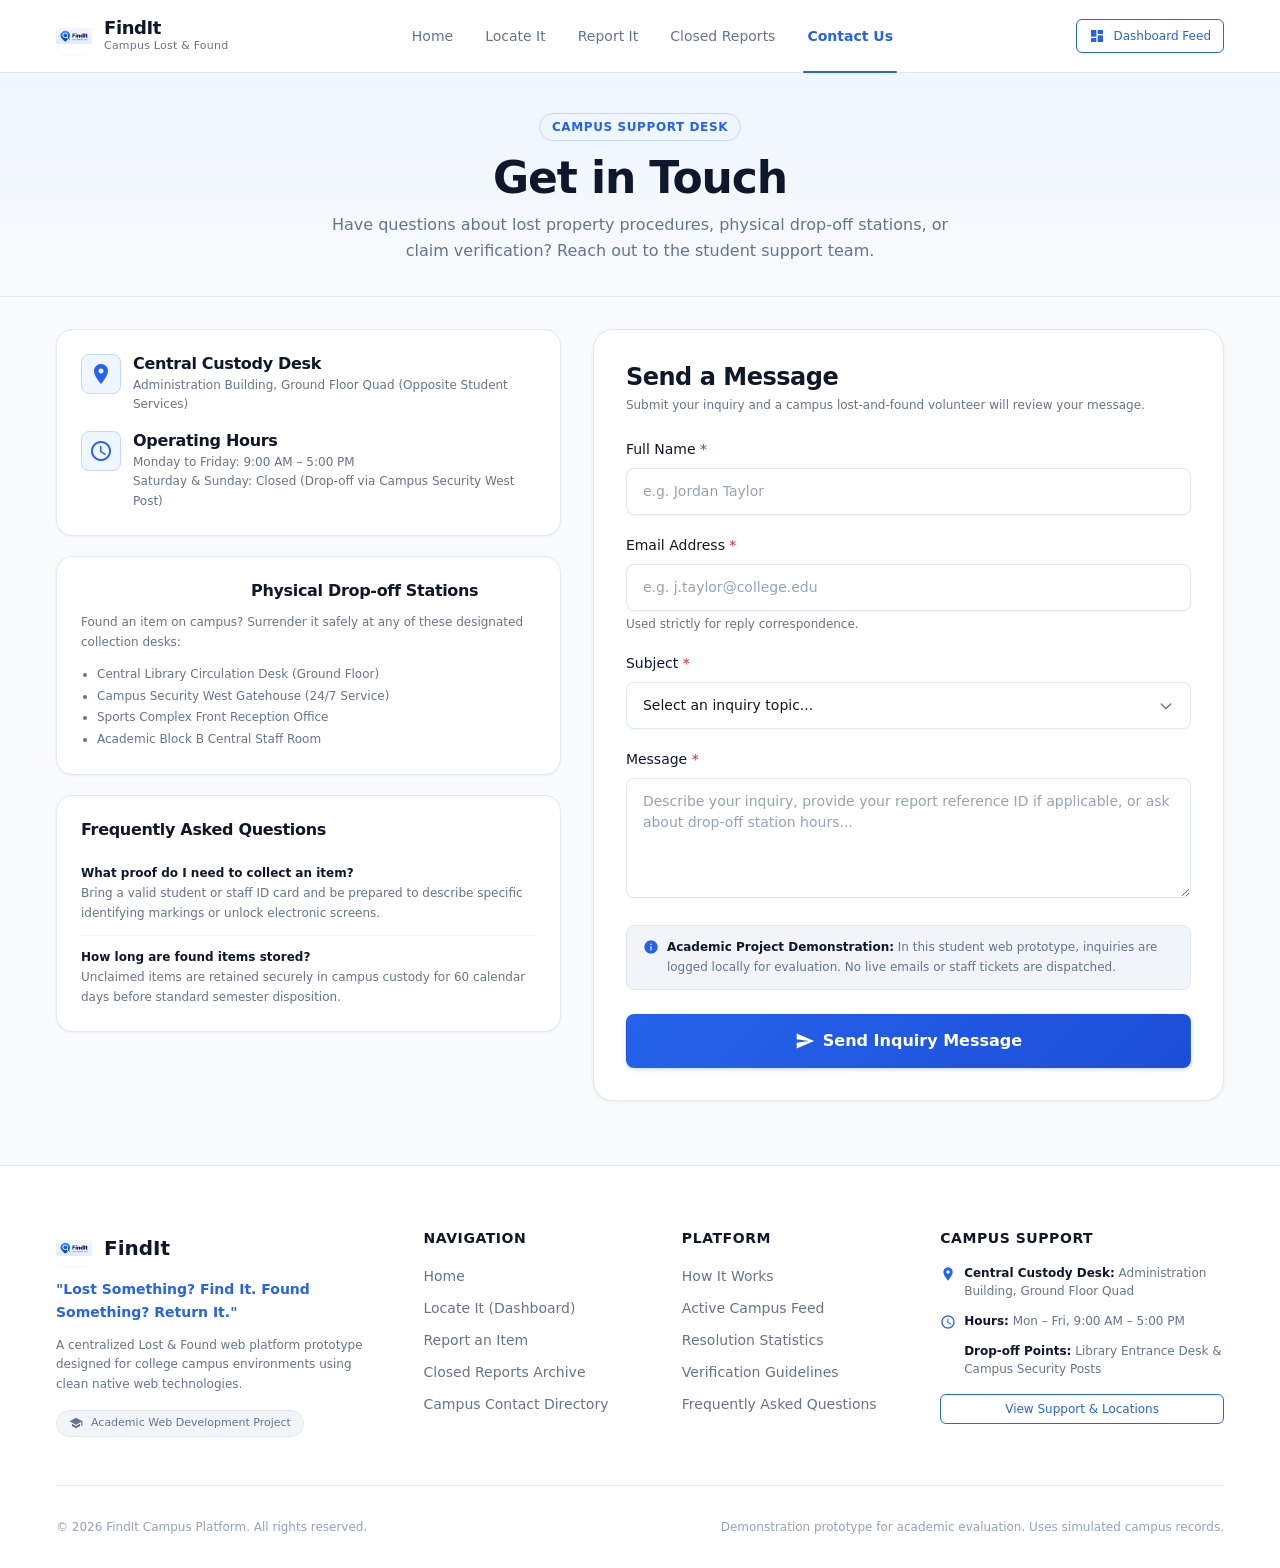
<file: contact.html>
<!DOCTYPE html>
<html lang="en">
<head>
  <meta charset="UTF-8">
  <meta name="viewport" content="width=device-width, initial-scale=1.0">
  <meta name="description" content="Contact the FindIt Campus Lost &amp; Found team. Reach out for assistance with item verification, custody drop-off stations, or general inquiries.">
  <title>Contact Us – FindIt Campus Platform</title>

  <!-- Global Stylesheet -->
  <link rel="stylesheet" href="css/style.css">
  <!-- Shared Forms Stylesheet -->
  <link rel="stylesheet" href="css/forms.css">
  <!-- Landing / Shared Stylesheet (Navbar & Footer) -->
  <link rel="stylesheet" href="css/landing.css">
  <!-- Consolidated Responsive Stylesheet -->
  <link rel="stylesheet" href="css/responsive.css">
  
  <style>
    .contact-layout-grid {
      display: grid;
      grid-template-columns: 1fr 1.25fr;
      gap: var(--space-8);
      align-items: start;
    }
    .contact-info-panel {
      display: flex;
      flex-direction: column;
      gap: var(--space-5);
    }
    .contact-detail-card {
      background-color: var(--surface);
      border: 1px solid var(--border);
      border-radius: var(--radius-xl);
      padding: var(--space-6);
      box-shadow: var(--shadow-xs);
    }
    .contact-icon-row {
      display: flex;
      align-items: flex-start;
      gap: var(--space-3);
      margin-bottom: var(--space-4);
    }
    .contact-icon-box {
      width: 40px;
      height: 40px;
      border-radius: var(--radius-md);
      background-color: var(--primary-light);
      color: var(--primary);
      border: 1px solid var(--primary-border);
      display: flex;
      align-items: center;
      justify-content: center;
      flex-shrink: 0;
    }
    .contact-card-title {
      font-size: var(--text-base);
      font-weight: var(--weight-bold);
      color: var(--navy);
      margin-bottom: 2px;
    }
    .contact-card-desc {
      font-size: var(--text-xs);
      color: var(--text-secondary);
      line-height: var(--leading-relaxed);
    }
    .faq-mini-item {
      padding: var(--space-3) 0;
      border-bottom: 1px solid var(--border-light);
    }
    .faq-mini-item:last-child {
      border-bottom: none;
      padding-bottom: 0;
    }
    .faq-mini-q {
      font-size: var(--text-xs);
      font-weight: var(--weight-bold);
      color: var(--navy);
      margin-bottom: 2px;
    }
    .faq-mini-a {
      font-size: var(--text-xs);
      color: var(--text-secondary);
      line-height: var(--leading-relaxed);
    }
    @media (max-width: 900px) {
      .contact-layout-grid {
        grid-template-columns: 1fr;
      }
    }
  </style>
  <!-- Google Material Icons -->
  <link rel="stylesheet" href="https://fonts.googleapis.com/icon?family=Material+Icons">
</head>
<body>

  <!-- ======================================================================
       1. Navigation Bar
       ====================================================================== -->
  <header class="navbar" role="banner">
    <div class="container navbar-container">
      <!-- FindIt Brand Logo -->
      <a href="index.html" class="nav-brand" aria-label="FindIt Campus Platform Home">
        <img src="assets/icons/findit-logo.png" alt="FindIt Logo" class="nav-brand-logo" width="36" height="36">
        <div class="nav-brand-text">
          <span class="nav-brand-name">FindIt</span>
          <span class="nav-brand-tagline">Campus Lost &amp; Found</span>
        </div>
      </a>

      <!-- Desktop Navigation Menu -->
      <nav class="nav-menu" role="navigation" aria-label="Main Navigation">
        <a href="index.html" class="nav-link">Home</a>
        <a href="dashboard.html" class="nav-link">Locate It</a>
        <a href="report.html" class="nav-link">Report It</a>
        <a href="closed-reports.html" class="nav-link">Closed Reports</a>
        <a href="contact.html" class="nav-link active" aria-current="page">Contact Us</a>
      </nav>

      <!-- Desktop Action CTA -->
      <div class="nav-actions">
        <a href="dashboard.html" class="btn btn-outline btn-sm">
          <span class="material-icons" aria-hidden="true">dashboard</span>
          Dashboard Feed
        </a>
      </div>

      <!-- Mobile Hamburger Button -->
      <button class="mobile-nav-toggle" id="mobileNavToggle" aria-label="Toggle navigation menu" aria-expanded="false" aria-controls="mobileNavMenu">
        <span class="hamburger-line"></span>
        <span class="hamburger-line"></span>
        <span class="hamburger-line"></span>
      </button>
    </div>
  </header>

  <!-- Mobile Slide-in Drawer & Overlay -->
  <div class="mobile-nav-overlay" id="mobileNavOverlay" aria-hidden="true"></div>
  <aside class="mobile-nav-menu" id="mobileNavMenu" role="dialog" aria-label="Mobile Navigation Menu">
    <div class="mobile-nav-header">
      <div class="nav-brand">
        <img src="assets/icons/findit-logo.png" alt="FindIt Logo" class="nav-brand-logo" width="32" height="32">
        <div class="nav-brand-text">
          <span class="nav-brand-name">FindIt</span>
          <span class="nav-brand-tagline">Campus Platform</span>
        </div>
      </div>
    </div>
    <nav class="mobile-nav-links">
      <a href="index.html" class="mobile-nav-link">Home</a>
      <a href="dashboard.html" class="mobile-nav-link">Locate It (Dashboard)</a>
      <a href="report.html" class="mobile-nav-link">Report an Item</a>
      <a href="closed-reports.html" class="mobile-nav-link">Closed Reports</a>
      <a href="contact.html" class="mobile-nav-link active" aria-current="page">Contact Support</a>
    </nav>
    <div class="mobile-nav-actions">
      <a href="dashboard.html" class="btn btn-primary btn-block">
        Open Dashboard
      </a>
    </div>
  </aside>

  <main>
    <!-- ======================================================================
         2. Page Header
         ====================================================================== -->
    <section class="report-hero-section" aria-labelledby="contact-heading">
      <div class="container">
        <div class="report-hero-content">
          <span class="section-tag">Campus Support Desk</span>
          <h1 id="contact-heading" class="report-main-title">Get in Touch</h1>
          <p class="report-subtitle">
            Have questions about lost property procedures, physical drop-off stations, or claim verification? Reach out to the student support team.
          </p>
        </div>
      </div>
    </section>

    <!-- ======================================================================
         3. Contact Content & Form Grid
         ====================================================================== -->
    <section class="report-form-section" aria-label="Contact information and message form">
      <div class="container">
        <div class="contact-layout-grid">
          
          <!-- LEFT COLUMN: Physical Locations, Hours & Guidelines -->
          <div class="contact-info-panel">
            
            <!-- Campus Helpdesk Locations Card -->
            <div class="contact-detail-card">
              <div class="contact-icon-row">
                <div class="contact-icon-box" aria-hidden="true">
                  <span class="material-icons">location_on</span>
                </div>
                <div>
                  <h2 class="contact-card-title">Central Custody Desk</h2>
                  <p class="contact-card-desc">
                    Administration Building, Ground Floor Quad (Opposite Student Services)
                  </p>
                </div>
              </div>

              <div class="contact-icon-row" style="margin-bottom: 0;">
                <div class="contact-icon-box" aria-hidden="true">
                  <span class="material-icons">schedule</span>
                </div>
                <div>
                  <h3 class="contact-card-title">Operating Hours</h3>
                  <p class="contact-card-desc">
                    Monday to Friday: 9:00 AM – 5:00 PM<br>
                    Saturday &amp; Sunday: Closed (Drop-off via Campus Security West Post)
                  </p>
                </div>
              </div>
            </div>

            <!-- Designated Drop-off Points Card -->
            <div class="contact-detail-card">
              <h3 class="contact-card-title" style="margin-bottom: var(--space-3); display: flex; align-items: center; gap: var(--space-2);">
                <span class="material-icons" aria-hidden="true" style="font-size: 18px;">inventory</span>
                Physical Drop-off Stations
              </h3>
              <p class="contact-card-desc" style="margin-bottom: var(--space-3);">
                Found an item on campus? Surrender it safely at any of these designated collection desks:
              </p>
              <ul style="font-size: var(--text-xs); color: var(--text-secondary); line-height: 1.8; list-style: disc; padding-left: var(--space-4);">
                <li>Central Library Circulation Desk (Ground Floor)</li>
                <li>Campus Security West Gatehouse (24/7 Service)</li>
                <li>Sports Complex Front Reception Office</li>
                <li>Academic Block B Central Staff Room</li>
              </ul>
            </div>

            <!-- Quick Guidelines Card -->
            <div class="contact-detail-card">
              <h3 class="contact-card-title" style="margin-bottom: var(--space-3);">Frequently Asked Questions</h3>
              
              <div class="faq-mini-item">
                <div class="faq-mini-q">What proof do I need to collect an item?</div>
                <div class="faq-mini-a">Bring a valid student or staff ID card and be prepared to describe specific identifying markings or unlock electronic screens.</div>
              </div>

              <div class="faq-mini-item">
                <div class="faq-mini-q">How long are found items stored?</div>
                <div class="faq-mini-a">Unclaimed items are retained securely in campus custody for 60 calendar days before standard semester disposition.</div>
              </div>
            </div>

          </div>

          <!-- RIGHT COLUMN: Contact Form Card -->
          <div class="report-card">
            
            <div style="margin-bottom: var(--space-6);">
              <h2 style="font-size: var(--text-xl); font-weight: var(--weight-bold); color: var(--navy); margin-bottom: var(--space-1);">
                Send a Message
              </h2>
              <p style="font-size: var(--text-xs); color: var(--text-secondary); line-height: var(--leading-relaxed);">
                Submit your inquiry and a campus lost-and-found volunteer will review your message.
              </p>
            </div>

            <form id="contactInquiryForm" novalidate>
              
              <!-- Name Input -->
              <div class="form-group">
                <label for="contactName" class="form-label form-label-required">Full Name</label>
                <input 
                  type="text" 
                  id="contactName" 
                  name="contactName" 
                  class="form-control" 
                  placeholder="e.g. Jordan Taylor" 
                  required>
              </div>

              <!-- Email Input -->
              <div class="form-group">
                <label for="contactEmailInput" class="form-label form-label-required">Email Address</label>
                <input 
                  type="email" 
                  id="contactEmailInput" 
                  name="contactEmailInput" 
                  class="form-control" 
                  placeholder="e.g. j.taylor@college.edu" 
                  required>
                <span class="form-hint">Used strictly for reply correspondence.</span>
              </div>

              <!-- Subject Input -->
              <div class="form-group">
                <label for="contactSubject" class="form-label form-label-required">Subject</label>
                <select id="contactSubject" name="contactSubject" class="form-control form-select" required>
                  <option value="" disabled selected>Select an inquiry topic...</option>
                  <option value="claim-status">Ownership Claim Inquiry</option>
                  <option value="dropoff-assistance">Physical Drop-off Question</option>
                  <option value="item-disposition">Custody Storage &amp; Retention</option>
                  <option value="general-help">General Platform Feedback</option>
                </select>
              </div>

              <!-- Message Textarea -->
              <div class="form-group">
                <label for="contactMessage" class="form-label form-label-required">Message</label>
                <textarea 
                  id="contactMessage" 
                  name="contactMessage" 
                  class="form-control form-textarea" 
                  style="min-height: 120px;" 
                  placeholder="Describe your inquiry, provide your report reference ID if applicable, or ask about drop-off station hours..." 
                  required></textarea>
              </div>

              <!-- Demonstration Note -->
              <div class="privacy-notice-box" style="margin-top: var(--space-2); margin-bottom: var(--space-6);">
                <span class="material-icons privacy-icon" aria-hidden="true">info</span>
                <div>
                  <strong>Academic Project Demonstration:</strong> In this student web prototype, inquiries are logged locally for evaluation. No live emails or staff tickets are dispatched.
                </div>
              </div>

              <!-- Submit Button -->
              <button type="submit" class="btn btn-primary btn-lg" style="width: 100%;">
                <span class="material-icons" aria-hidden="true">send</span>
                Send Inquiry Message
              </button>

            </form>

          </div>

        </div>
      </div>
    </section>

    <!-- ======================================================================
         4. Submission Confirmation Modal
         ====================================================================== -->
    <div class="report-modal-backdrop" id="contactSuccessModal" aria-hidden="true"></div>
    <div class="report-modal-dialog" id="contactModalDialog" role="dialog" aria-modal="true" aria-labelledby="modalContactTitle">
      <div class="modal-icon-wrap" aria-hidden="true">
        <span class="material-icons" style="font-size: 32px;">check</span>
      </div>

      <h2 id="modalContactTitle" class="modal-title">Message Received!</h2>
      
      <!-- Explicit Prompt Required Disclaimer -->
      <p class="modal-message">
        Your demo message has been submitted locally. No message has been sent.
      </p>

      <div class="modal-demo-callout">
        <strong>Academic Demonstration Notice:</strong> This inquiry has been processed by client-side JavaScript. Real mail servers and backend notification pipelines are excluded per project technical constraints.
      </div>

      <div class="modal-summary-card">
        <div class="modal-summary-row">
          <span style="color: var(--text-muted);">Sender:</span>
          <strong id="modalSenderName">-</strong>
        </div>
        <div class="modal-summary-row">
          <span style="color: var(--text-muted);">Email:</span>
          <strong id="modalSenderEmail">-</strong>
        </div>
        <div class="modal-summary-row">
          <span style="color: var(--text-muted);">Topic:</span>
          <strong id="modalSenderSubject">-</strong>
        </div>
      </div>

      <div class="modal-actions">
        <a href="index.html" class="btn btn-primary">
          Back to Home
        </a>
        <button type="button" id="closeContactModalBtn" class="btn btn-secondary">
          Close Window
        </button>
      </div>
    </div>
  </main>

  <!-- ======================================================================
       Footer (Consistent Across Platform)
       ====================================================================== -->
  <footer class="site-footer" role="contentinfo">
    <div class="container">
      <div class="footer-grid">
        
        <!-- Column 1: Brand & Overview -->
        <div class="footer-brand-col">
          <a href="index.html" class="footer-brand-logo-wrap" aria-label="FindIt Home">
            <img src="assets/icons/findit-logo.png" alt="FindIt Logo" class="nav-brand-logo" width="32" height="32">
            <span class="footer-brand-title">FindIt</span>
          </a>
          <p class="footer-tagline">"Lost Something? Find It. Found Something? Return It."</p>
          <p class="footer-summary">
            A centralized Lost &amp; Found web platform prototype designed for college campus environments using clean native web technologies.
          </p>
          <div class="footer-academic-badge">
            <span class="material-icons" aria-hidden="true" style="font-size: 14px;">school</span>
            <span>Academic Web Development Project</span>
          </div>
        </div>

        <!-- Column 2: Quick Links -->
        <div class="footer-links-col">
          <h3 class="footer-col-title">Navigation</h3>
          <ul class="footer-links-list">
            <li><a href="index.html" class="footer-link">Home</a></li>
            <li><a href="dashboard.html" class="footer-link">Locate It (Dashboard)</a></li>
            <li><a href="report.html" class="footer-link">Report an Item</a></li>
            <li><a href="closed-reports.html" class="footer-link">Closed Reports Archive</a></li>
            <li><a href="contact.html" class="footer-link">Campus Contact Directory</a></li>
          </ul>
        </div>

        <!-- Column 3: Platform Resources -->
        <div class="footer-links-col">
          <h3 class="footer-col-title">Platform</h3>
          <ul class="footer-links-list">
            <li><a href="index.html#how-it-works" class="footer-link">How It Works</a></li>
            <li><a href="dashboard.html" class="footer-link">Active Campus Feed</a></li>
            <li><a href="closed-reports.html" class="footer-link">Resolution Statistics</a></li>
            <li><a href="contact.html" class="footer-link">Verification Guidelines</a></li>
            <li><a href="contact.html" class="footer-link">Frequently Asked Questions</a></li>
          </ul>
        </div>

        <!-- Column 4: Campus Support & Drop-off Desks -->
        <div class="footer-links-col">
          <h3 class="footer-col-title">Campus Support</h3>
          <div class="footer-support-info">
            <div class="footer-support-row">
              <span class="material-icons footer-support-icon" aria-hidden="true">location_on</span>
              <span><strong>Central Custody Desk:</strong> Administration Building, Ground Floor Quad</span>
            </div>
            <div class="footer-support-row">
              <span class="material-icons footer-support-icon" aria-hidden="true">schedule</span>
              <span><strong>Hours:</strong> Mon – Fri, 9:00 AM – 5:00 PM</span>
            </div>
            <div class="footer-support-row">
              <span class="material-icons footer-support-icon" aria-hidden="true">inventory</span>
              <span><strong>Drop-off Points:</strong> Library Entrance Desk &amp; Campus Security Posts</span>
            </div>
          </div>
          <a href="contact.html" class="btn btn-outline btn-sm" style="width: 100%;">
            View Support &amp; Locations
          </a>
        </div>

      </div>

      <!-- Footer Bottom Bar -->
      <div class="footer-bottom">
        <div>
          &copy; 2026 FindIt Campus Platform. All rights reserved.
        </div>
        <div>
          <span>Demonstration prototype for academic evaluation. Uses simulated campus records.</span>
        </div>
      </div>
    </div>
  </footer>

  <!-- Scripts -->
  <script src="js/main.js"></script>
  <script>
    document.addEventListener('DOMContentLoaded', () => {
      const form = document.getElementById('contactInquiryForm');
      const modal = document.getElementById('contactSuccessModal');
      const dialog = document.getElementById('contactModalDialog');
      const closeBtn = document.getElementById('closeContactModalBtn');

      if (!form) return;

      form.addEventListener('submit', (e) => {
        e.preventDefault();

        if (!form.checkValidity()) {
          form.reportValidity();
          return;
        }

        const name = document.getElementById('contactName').value.trim();
        const email = document.getElementById('contactEmailInput').value.trim();
        const subjectSelect = document.getElementById('contactSubject');
        const subject = subjectSelect.options[subjectSelect.selectedIndex].text;

        document.getElementById('modalSenderName').textContent = name;
        document.getElementById('modalSenderEmail').textContent = email;
        document.getElementById('modalSenderSubject').textContent = subject;

        modal.classList.add('is-open');
        dialog.classList.add('is-open');
        document.body.style.overflow = 'hidden';
      });

      if (closeBtn) {
        closeBtn.addEventListener('click', () => {
          modal.classList.remove('is-open');
          dialog.classList.remove('is-open');
          document.body.style.overflow = '';
          form.reset();
        });
      }
    });
  </script>
</body>
</html>
</file>
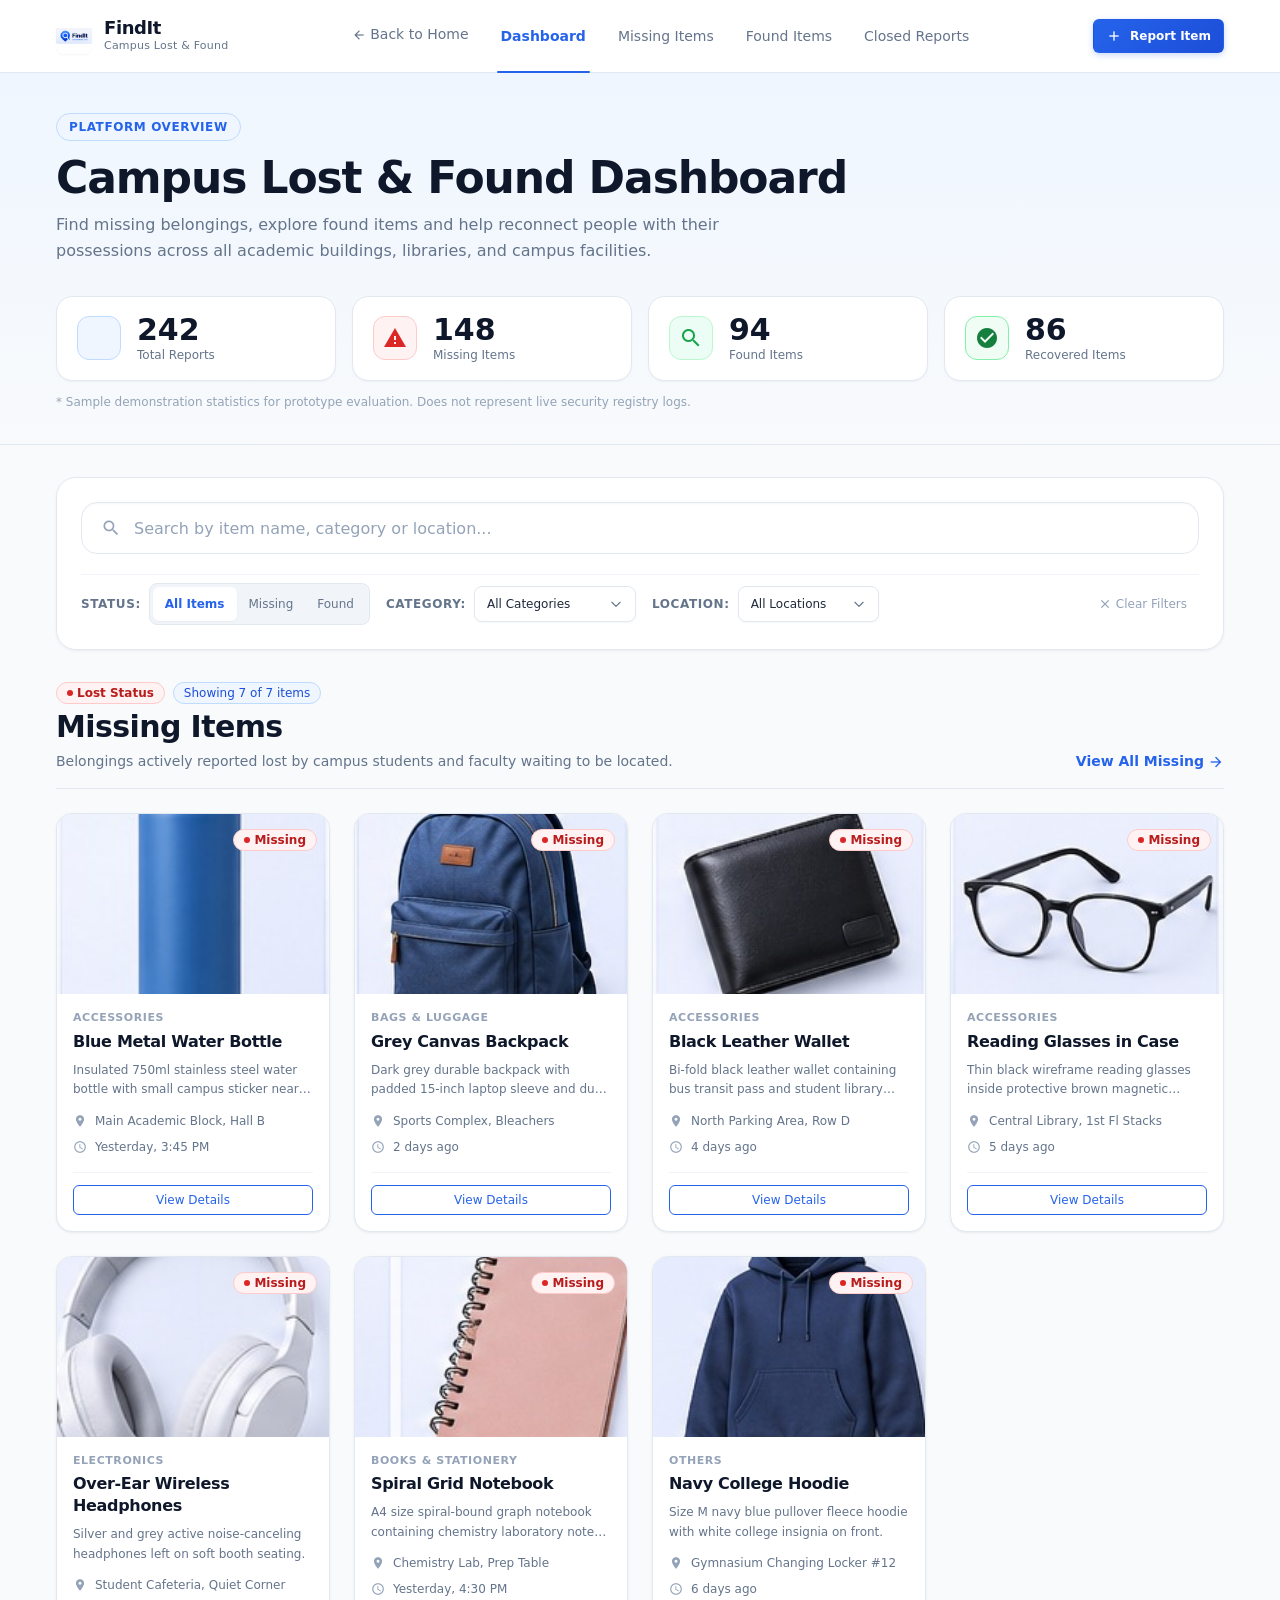
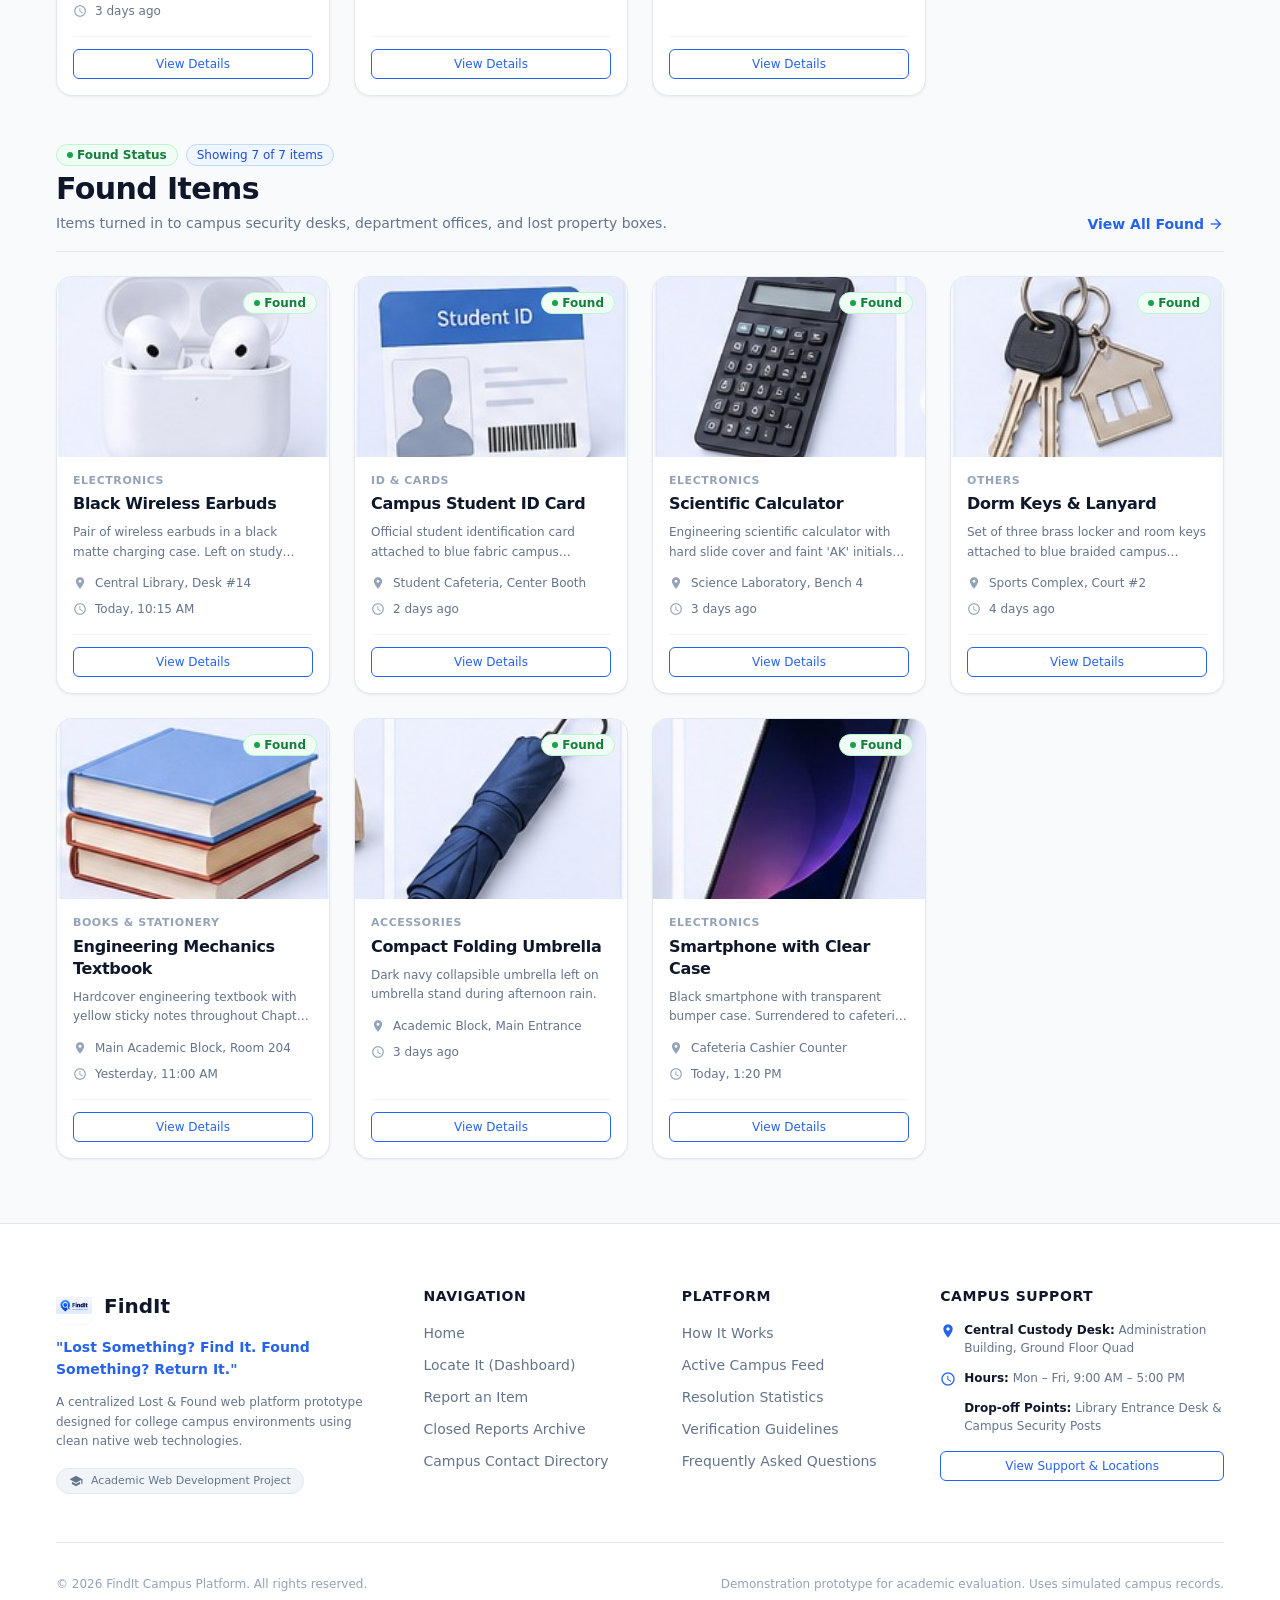
<file: dashboard.html>
<!DOCTYPE html>
<html lang="en">
<head>
  <meta charset="UTF-8">
  <meta name="viewport" content="width=device-width, initial-scale=1.0">
  <meta name="description" content="Campus Lost &amp; Found Dashboard — FindIt. Real-time feed of missing and found belongings across university facilities.">
  <title>Campus Lost &amp; Found Dashboard – FindIt</title>

  <!-- Global Stylesheet -->
  <link rel="stylesheet" href="css/style.css">
  <!-- Dashboard Specific Stylesheet -->
  <link rel="stylesheet" href="css/dashboard.css">
  <!-- Landing / Shared Component Stylesheet (Navbar & Footer) -->
  <link rel="stylesheet" href="css/landing.css">
  <!-- Consolidated Responsive Stylesheet -->
  <link rel="stylesheet" href="css/responsive.css">
  <!-- Google Material Icons -->
  <link rel="stylesheet" href="https://fonts.googleapis.com/icon?family=Material+Icons">
</head>
<body>

  <!-- ======================================================================
       1. Dashboard Navigation Bar
       ====================================================================== -->
  <header class="navbar" role="banner">
    <div class="container navbar-container">
      <!-- FindIt Brand Logo -->
      <a href="index.html" class="nav-brand" aria-label="FindIt Campus Platform Home">
        <img src="assets/icons/findit-logo.png" alt="FindIt Logo" class="nav-brand-logo" width="36" height="36">
        <div class="nav-brand-text">
          <span class="nav-brand-name">FindIt</span>
          <span class="nav-brand-tagline">Campus Lost &amp; Found</span>
        </div>
      </a>

      <!-- Desktop Dashboard Navigation Links -->
      <nav class="nav-menu" role="navigation" aria-label="Dashboard Navigation">
        <a href="index.html" class="nav-link">
          <span style="display: inline-flex; align-items: center; gap: 4px;">
            <span class="material-icons" aria-hidden="true" style="font-size: 14px;">arrow_back</span>
            Back to Home
          </span>
        </a>
        <a href="dashboard.html" class="nav-link active" aria-current="page">Dashboard</a>
        <a href="#missing-items" class="nav-link">Missing Items</a>
        <a href="#found-items" class="nav-link">Found Items</a>
        <a href="closed-reports.html" class="nav-link">Closed Reports</a>
      </nav>

      <!-- Action Button -->
      <div class="nav-actions">
        <a href="report.html" class="btn btn-primary btn-sm nav-dashboard-btn">
          <span class="material-icons" aria-hidden="true">add</span>
          Report Item
        </a>
      </div>

      <!-- Mobile Hamburger Button -->
      <button class="mobile-nav-toggle" id="mobileNavToggle" aria-label="Toggle navigation menu" aria-expanded="false" aria-controls="mobileNavMenu">
        <span class="hamburger-line"></span>
        <span class="hamburger-line"></span>
        <span class="hamburger-line"></span>
      </button>
    </div>
  </header>

  <!-- Mobile Slide-in Drawer & Overlay -->
  <div class="mobile-nav-overlay" id="mobileNavOverlay" aria-hidden="true"></div>
  <aside class="mobile-nav-menu" id="mobileNavMenu" role="dialog" aria-label="Mobile Navigation Menu">
    <div class="mobile-nav-header">
      <div class="nav-brand">
        <img src="assets/icons/findit-logo.png" alt="FindIt Logo" class="nav-brand-logo" width="32" height="32">
        <div class="nav-brand-text">
          <span class="nav-brand-name">FindIt</span>
          <span class="nav-brand-tagline">Campus Platform</span>
        </div>
      </div>
    </div>
    <nav class="mobile-nav-links">
      <a href="index.html" class="mobile-nav-link">← Back to Home</a>
      <a href="dashboard.html" class="mobile-nav-link active" aria-current="page">Dashboard Feed</a>
      <a href="#missing-items" class="mobile-nav-link">Missing Items (Lost)</a>
      <a href="#found-items" class="mobile-nav-link">Found Items</a>
      <a href="closed-reports.html" class="mobile-nav-link">Closed Reports</a>
      <a href="contact.html" class="mobile-nav-link">Contact Support</a>
    </nav>
    <div class="mobile-nav-actions">
      <a href="report.html" class="btn btn-primary btn-block">
        + Report an Item
      </a>
      <a href="index.html" class="btn btn-secondary btn-block">
        Return to Home
      </a>
    </div>
  </aside>

  <main>
    <!-- ======================================================================
         2. Dashboard Header & KPI Summary Row
         ====================================================================== -->
    <section class="dashboard-header-section" aria-labelledby="dashboard-title">
      <div class="container">
        
        <div class="dashboard-title-area">
          <span class="section-tag">Platform Overview</span>
          <h1 id="dashboard-title" class="dashboard-main-title">Campus Lost &amp; Found Dashboard</h1>
          <p class="dashboard-subtitle">
            Find missing belongings, explore found items and help reconnect people with their possessions across all academic buildings, libraries, and campus facilities.
          </p>
        </div>

        <!-- KPI Summary Cards Row (Demonstration Values) -->
        <div class="dashboard-kpi-grid">
          
          <!-- Total Reports -->
          <div class="kpi-card">
            <div class="kpi-icon-wrap kpi-icon-total" aria-hidden="true">
              <span class="material-icons">grid_view</span>
            </div>
            <div class="kpi-content">
              <span class="kpi-value">242</span>
              <span class="kpi-label">Total Reports</span>
            </div>
          </div>

          <!-- Missing Items -->
          <div class="kpi-card">
            <div class="kpi-icon-wrap kpi-icon-missing" aria-hidden="true">
              <span class="material-icons">report_problem</span>
            </div>
            <div class="kpi-content">
              <span class="kpi-value">148</span>
              <span class="kpi-label">Missing Items</span>
            </div>
          </div>

          <!-- Found Items -->
          <div class="kpi-card">
            <div class="kpi-icon-wrap kpi-icon-found" aria-hidden="true">
              <span class="material-icons">search</span>
            </div>
            <div class="kpi-content">
              <span class="kpi-value">94</span>
              <span class="kpi-label">Found Items</span>
            </div>
          </div>

          <!-- Recovered Items -->
          <div class="kpi-card">
            <div class="kpi-icon-wrap kpi-icon-recovered" aria-hidden="true">
              <span class="material-icons">check_circle</span>
            </div>
            <div class="kpi-content">
              <span class="kpi-value">86</span>
              <span class="kpi-label">Recovered Items</span>
            </div>
          </div>

        </div>

        <p class="kpi-note">
          * Sample demonstration statistics for prototype evaluation. Does not represent live security registry logs.
        </p>

      </div>
    </section>

    <!-- ======================================================================
         3. Search Bar & 4. Filter Toolbar
         ====================================================================== -->
    <section class="dashboard-controls-section" aria-label="Search and Filter Controls">
      <div class="container">
        
        <div class="filter-glass-container">
          
          <!-- 3. Prominent Search Bar -->
          <div class="dashboard-search-wrap">
            <span class="material-icons search-icon-prefix" aria-hidden="true">search</span>
            <input 
              type="search" 
              id="dashboardSearchInput"
              class="dashboard-search-input" 
              placeholder="Search by item name, category or location..." 
              aria-label="Search campus reports by item name, category or location">
          </div>

          <!-- 4. Filter Toolbar Controls -->
          <div class="filter-toolbar-row">
            
            <div class="filter-groups-left">
              
              <!-- Status Controls -->
              <div class="filter-subgroup">
                <span class="filter-group-label">Status:</span>
                <div class="status-pill-group" role="group" aria-label="Filter by report status">
                  <button type="button" class="status-pill-btn active" data-status="all">All Items</button>
                  <button type="button" class="status-pill-btn" data-status="missing">Missing</button>
                  <button type="button" class="status-pill-btn" data-status="found">Found</button>
                </div>
              </div>

              <!-- Category Controls -->
              <div class="filter-subgroup">
                <label for="categoryFilter" class="filter-group-label">Category:</label>
                <select id="categoryFilter" class="dashboard-filter-select" aria-label="Filter by item category">
                  <option value="all" selected>All Categories</option>
                  <option value="electronics">Electronics</option>
                  <option value="id-cards">ID Cards</option>
                  <option value="bags">Bags</option>
                  <option value="accessories">Accessories</option>
                  <option value="books">Books &amp; Stationery</option>
                  <option value="others">Others</option>
                </select>
              </div>

              <!-- Location Controls -->
              <div class="filter-subgroup">
                <label for="locationFilter" class="filter-group-label">Location:</label>
                <select id="locationFilter" class="dashboard-filter-select" aria-label="Filter by campus location">
                  <option value="all" selected>All Locations</option>
                  <option value="library">Library</option>
                  <option value="cafeteria">Cafeteria</option>
                  <option value="academic-block">Academic Block</option>
                  <option value="sports-complex">Sports Complex</option>
                  <option value="laboratory">Laboratory</option>
                  <option value="other">Other</option>
                </select>
              </div>

            </div>

            <!-- Clear Filters Control -->
            <div>
              <button type="button" id="clearFiltersBtn" class="btn btn-ghost btn-sm btn-clear-filters" aria-label="Clear all active filters">
                <span class="material-icons" aria-hidden="true" style="font-size: 14px;">close</span>
                Clear Filters
              </button>
            </div>

          </div>

        </div>

      </div>
    </section>

    <!-- ======================================================================
         5. Missing and Found Sections (Dynamic Feeds)
         ====================================================================== -->
    <div class="dashboard-sections-wrap">
      <div class="container">

        <!-- Empty State Container (Displayed when 0 items match active filters) -->
        <div id="dashboardEmptyState" class="dashboard-empty-state" style="display: none;" role="status">
          <div class="empty-state-icon-wrap" aria-hidden="true">
            <span class="material-icons" style="font-size: 28px;">search_off</span>
          </div>
          <h3 class="empty-state-title">No matching items found.</h3>
          <p class="empty-state-desc">
            We couldn't find any lost or found reports matching your current search or filter combination. Try clearing your filters or broadening your search terms.
          </p>
          <button type="button" class="btn btn-primary" onclick="resetAllFilters()">
            Clear All Filters
          </button>
        </div>

        <!-- ==================================================================
             SECTION A: Missing Items (Lost Belongings)
             ================================================================== -->
        <section id="missing-items" class="dashboard-feed-section" aria-labelledby="missing-section-title">
          
          <div class="feed-section-header">
            <div class="feed-header-left">
              <div class="feed-header-tagline">
                <span class="badge badge-lost">
                  <span class="badge-dot"></span> Lost Status
                </span>
                <span id="missingCountBadge" class="badge badge-primary" style="font-weight: 500;">
                  Showing items
                </span>
              </div>
              <h2 id="missing-section-title" class="feed-title">Missing Items</h2>
              <p class="feed-subtitle">
                Belongings actively reported lost by campus students and faculty waiting to be located.
              </p>
            </div>

            <div class="feed-header-right">
              <a href="#missing-items" class="feed-view-all-link">
                View All Missing
                <span class="material-icons" aria-hidden="true" style="font-size: 16px;">arrow_forward</span>
              </a>
            </div>
          </div>

          <!-- Dynamic Missing Items Cards Grid -->
          <div id="missingItemsGrid" class="dashboard-cards-grid">
            <!-- Cards populated dynamically via js/dashboard.js -->
          </div>

        </section>

        <!-- ==================================================================
             SECTION B: Found Items (Surrendered Belongings)
             ================================================================== -->
        <section id="found-items" class="dashboard-feed-section" aria-labelledby="found-section-title">
          
          <div class="feed-section-header">
            <div class="feed-header-left">
              <div class="feed-header-tagline">
                <span class="badge badge-found">
                  <span class="badge-dot"></span> Found Status
                </span>
                <span id="foundCountBadge" class="badge badge-primary" style="font-weight: 500;">
                  Showing items
                </span>
              </div>
              <h2 id="found-section-title" class="feed-title">Found Items</h2>
              <p class="feed-subtitle">
                Items turned in to campus security desks, department offices, and lost property boxes.
              </p>
            </div>

            <div class="feed-header-right">
              <a href="#found-items" class="feed-view-all-link">
                View All Found
                <span class="material-icons" aria-hidden="true" style="font-size: 16px;">arrow_forward</span>
              </a>
            </div>
          </div>

          <!-- Dynamic Found Items Cards Grid -->
          <div id="foundItemsGrid" class="dashboard-cards-grid">
            <!-- Cards populated dynamically via js/dashboard.js -->
          </div>

        </section>

      </div>
    </div>
  </main>

  <!-- ======================================================================
       Footer (Consistent Across Platform)
       ====================================================================== -->
  <footer class="site-footer" role="contentinfo">
    <div class="container">
      <div class="footer-grid">
        
        <!-- Column 1: Brand & Overview -->
        <div class="footer-brand-col">
          <a href="index.html" class="footer-brand-logo-wrap" aria-label="FindIt Home">
            <img src="assets/icons/findit-logo.png" alt="FindIt Logo" class="nav-brand-logo" width="32" height="32">
            <span class="footer-brand-title">FindIt</span>
          </a>
          <p class="footer-tagline">"Lost Something? Find It. Found Something? Return It."</p>
          <p class="footer-summary">
            A centralized Lost &amp; Found web platform prototype designed for college campus environments using clean native web technologies.
          </p>
          <div class="footer-academic-badge">
            <span class="material-icons" aria-hidden="true" style="font-size: 14px;">school</span>
            <span>Academic Web Development Project</span>
          </div>
        </div>

        <!-- Column 2: Quick Links -->
        <div class="footer-links-col">
          <h3 class="footer-col-title">Navigation</h3>
          <ul class="footer-links-list">
            <li><a href="index.html" class="footer-link">Home</a></li>
            <li><a href="dashboard.html" class="footer-link">Locate It (Dashboard)</a></li>
            <li><a href="report.html" class="footer-link">Report an Item</a></li>
            <li><a href="closed-reports.html" class="footer-link">Closed Reports Archive</a></li>
            <li><a href="contact.html" class="footer-link">Campus Contact Directory</a></li>
          </ul>
        </div>

        <!-- Column 3: Platform Resources -->
        <div class="footer-links-col">
          <h3 class="footer-col-title">Platform</h3>
          <ul class="footer-links-list">
            <li><a href="index.html#how-it-works" class="footer-link">How It Works</a></li>
            <li><a href="dashboard.html" class="footer-link">Active Campus Feed</a></li>
            <li><a href="closed-reports.html" class="footer-link">Resolution Statistics</a></li>
            <li><a href="contact.html" class="footer-link">Verification Guidelines</a></li>
            <li><a href="contact.html" class="footer-link">Frequently Asked Questions</a></li>
          </ul>
        </div>

        <!-- Column 4: Campus Support & Drop-off Desks -->
        <div class="footer-links-col">
          <h3 class="footer-col-title">Campus Support</h3>
          <div class="footer-support-info">
            <div class="footer-support-row">
              <span class="material-icons footer-support-icon" aria-hidden="true">location_on</span>
              <span><strong>Central Custody Desk:</strong> Administration Building, Ground Floor Quad</span>
            </div>
            <div class="footer-support-row">
              <span class="material-icons footer-support-icon" aria-hidden="true">schedule</span>
              <span><strong>Hours:</strong> Mon – Fri, 9:00 AM – 5:00 PM</span>
            </div>
            <div class="footer-support-row">
              <span class="material-icons footer-support-icon" aria-hidden="true">inventory</span>
              <span><strong>Drop-off Points:</strong> Library Entrance Desk &amp; Campus Security Posts</span>
            </div>
          </div>
          <a href="contact.html" class="btn btn-outline btn-sm" style="width: 100%;">
            View Support &amp; Locations
          </a>
        </div>

      </div>

      <!-- Footer Bottom Bar -->
      <div class="footer-bottom">
        <div>
          &copy; 2026 FindIt Campus Platform. All rights reserved.
        </div>
        <div>
          <span>Demonstration prototype for academic evaluation. Uses simulated campus records.</span>
        </div>
      </div>
    </div>
  </footer>

  <!-- Global & Dashboard Client Scripts -->
  <script src="js/main.js"></script>
  <script src="js/dashboard.js"></script>
</body>
</html>
</file>
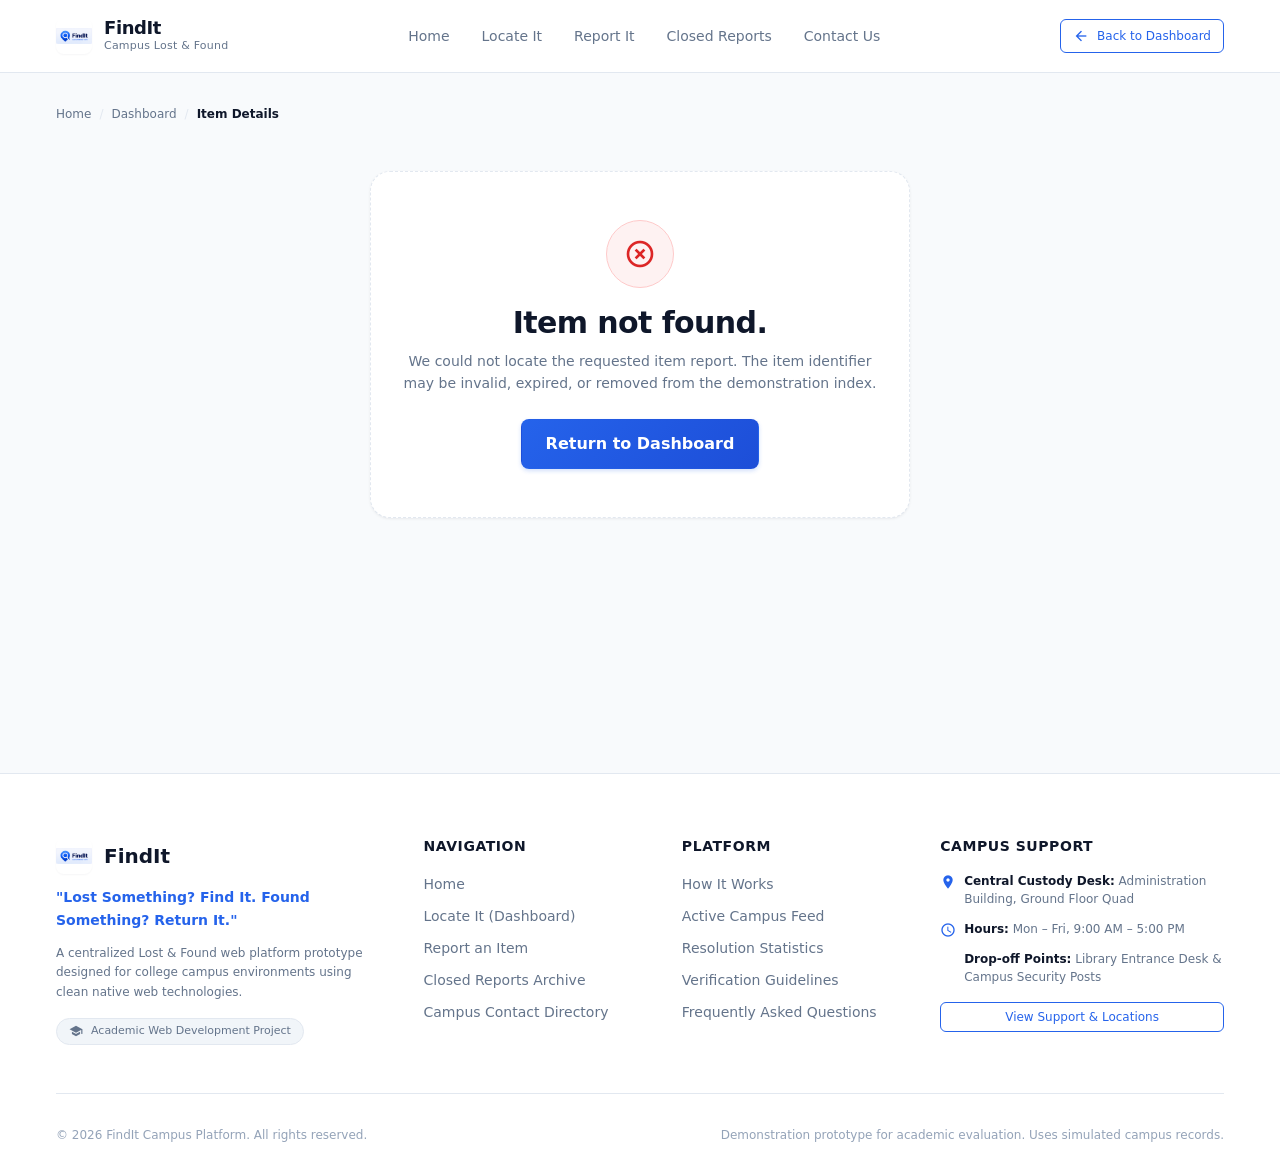
<file: item-details.html>
<!DOCTYPE html>
<html lang="en">
<head>
  <meta charset="UTF-8">
  <meta name="viewport" content="width=device-width, initial-scale=1.0">
  <meta name="description" content="View complete details and submit an ownership claim for a lost or found item on the FindIt Campus Platform.">
  <title>Item Details – FindIt Campus Platform</title>

  <!-- Global Stylesheet -->
  <link rel="stylesheet" href="css/style.css">
  <!-- Shared Forms Stylesheet -->
  <link rel="stylesheet" href="css/forms.css">
  <!-- Item Details Specific Stylesheet -->
  <link rel="stylesheet" href="css/item-details.css">
  <!-- Landing / Shared Stylesheet (Navbar & Footer) -->
  <link rel="stylesheet" href="css/landing.css">
  <!-- Consolidated Responsive Stylesheet -->
  <link rel="stylesheet" href="css/responsive.css">
  <!-- Google Material Icons -->
  <link rel="stylesheet" href="https://fonts.googleapis.com/icon?family=Material+Icons">
</head>
<body>

  <!-- ======================================================================
       1. Navigation Bar
       ====================================================================== -->
  <header class="navbar" role="banner">
    <div class="container navbar-container">
      <!-- FindIt Brand Logo -->
      <a href="index.html" class="nav-brand" aria-label="FindIt Campus Platform Home">
        <img src="assets/icons/findit-logo.png" alt="FindIt Logo" class="nav-brand-logo" width="36" height="36">
        <div class="nav-brand-text">
          <span class="nav-brand-name">FindIt</span>
          <span class="nav-brand-tagline">Campus Lost &amp; Found</span>
        </div>
      </a>

      <!-- Desktop Navigation Menu -->
      <nav class="nav-menu" role="navigation" aria-label="Main Navigation">
        <a href="index.html" class="nav-link">Home</a>
        <a href="dashboard.html" class="nav-link">Locate It</a>
        <a href="report.html" class="nav-link">Report It</a>
        <a href="closed-reports.html" class="nav-link">Closed Reports</a>
        <a href="contact.html" class="nav-link">Contact Us</a>
      </nav>

      <!-- Action Button -->
      <div class="nav-actions">
        <a href="dashboard.html" class="btn btn-outline btn-sm">
          <span class="material-icons" aria-hidden="true">arrow_back</span>
          Back to Dashboard
        </a>
      </div>

      <!-- Mobile Hamburger Button -->
      <button class="mobile-nav-toggle" id="mobileNavToggle" aria-label="Toggle navigation menu" aria-expanded="false" aria-controls="mobileNavMenu">
        <span class="hamburger-line"></span>
        <span class="hamburger-line"></span>
        <span class="hamburger-line"></span>
      </button>
    </div>
  </header>

  <!-- Mobile Slide-in Drawer & Overlay -->
  <div class="mobile-nav-overlay" id="mobileNavOverlay" aria-hidden="true"></div>
  <aside class="mobile-nav-menu" id="mobileNavMenu" role="dialog" aria-label="Mobile Navigation Menu">
    <div class="mobile-nav-header">
      <div class="nav-brand">
        <img src="assets/icons/findit-logo.png" alt="FindIt Logo" class="nav-brand-logo" width="32" height="32">
        <div class="nav-brand-text">
          <span class="nav-brand-name">FindIt</span>
          <span class="nav-brand-tagline">Campus Platform</span>
        </div>
      </div>
    </div>
    <nav class="mobile-nav-links">
      <a href="index.html" class="mobile-nav-link">Home</a>
      <a href="dashboard.html" class="mobile-nav-link">Locate It (Dashboard)</a>
      <a href="report.html" class="mobile-nav-link">Report an Item</a>
      <a href="closed-reports.html" class="mobile-nav-link">Closed Reports</a>
      <a href="contact.html" class="mobile-nav-link">Contact Support</a>
    </nav>
    <div class="mobile-nav-actions">
      <a href="dashboard.html" class="btn btn-primary btn-block">
        Open Dashboard Feed
      </a>
    </div>
  </aside>

  <main>
    <section class="item-details-section">
      <div class="container">
        
        <!-- Breadcrumb Navigation -->
        <nav class="details-breadcrumb" aria-label="Breadcrumb">
          <a href="index.html">Home</a>
          <span class="details-breadcrumb-separator">/</span>
          <a href="dashboard.html">Dashboard</a>
          <span class="details-breadcrumb-separator">/</span>
          <span id="breadcrumbCurrent" style="color: var(--navy); font-weight: var(--weight-semibold);">Item Details</span>
        </nav>

        <!-- ==================================================================
             STATE 1: Item Not Found Container (Shown on Invalid ID)
             ================================================================== -->
        <div class="item-not-found-container" id="itemNotFoundContainer" role="alert">
          <div class="item-not-found-icon-wrap" aria-hidden="true">
            <span class="material-icons" style="font-size: 32px;">highlight_off</span>
          </div>
          <h1 class="item-not-found-title">Item not found.</h1>
          <p class="item-not-found-desc">
            We could not locate the requested item report. The item identifier may be invalid, expired, or removed from the demonstration index.
          </p>
          <a href="dashboard.html" class="btn btn-primary btn-lg">
            Return to Dashboard
          </a>
        </div>

        <!-- ==================================================================
             STATE 2: Dynamic Item Details Content (Shown on Valid ID)
             ================================================================== -->
        <div class="item-details-layout" id="itemDetailsContainer">
          
          <!-- LEFT COLUMN: Media & Custody Security Cards -->
          <div class="item-media-column">
            
            <!-- Large Image Showcase Card -->
            <div class="item-main-photo-card">
              <div class="item-photo-wrapper">
                <img 
                  id="detailItemImage" 
                  src="assets/images/items/backpack.jpg" 
                  alt="Item photograph" 
                  class="item-photo-img" 
                  width="500" 
                  height="380">
                <span id="detailItemBadge" class="badge badge-found item-photo-status-badge">
                  <span class="badge-dot"></span> Found Item
                </span>
              </div>
            </div>

            <!-- Custody & Handover Information Card -->
            <div class="custody-info-card">
              <div class="custody-card-header">
                <span class="material-icons custody-icon" aria-hidden="true">verified_user</span>
                <span class="custody-card-title">Campus Custody &amp; Verification</span>
              </div>
              <div class="custody-steps-list">
                <div class="custody-step-item">
                  <span class="custody-step-num">1</span>
                  <span><strong>Online Claim Submission:</strong> Provide non-public ownership details.</span>
                </div>
                <div class="custody-step-item">
                  <span class="custody-step-num">2</span>
                  <span><strong>Desk Verification:</strong> Campus security cross-checks identifying markings.</span>
                </div>
                <div class="custody-step-item">
                  <span class="custody-step-num">3</span>
                  <span><strong>Secure Handover:</strong> Present student ID card at the designated drop-off station.</span>
                </div>
              </div>
            </div>

            <!-- Privacy Notice Card -->
            <div class="privacy-notice-box" style="margin-top: 0; margin-bottom: 0;">
              <span class="material-icons privacy-icon" aria-hidden="true">lock</span>
              <div>
                <strong>Privacy Protected:</strong> Sensitive identifying details, personal phone numbers, and full names are never published publicly on FindIt listings.
              </div>
            </div>

          </div>

          <!-- RIGHT COLUMN: Item Details & Contextual Action Interface -->
          <div class="item-info-column">
            
            <!-- Main Info Card -->
            <div class="item-main-header-card">
              <div class="item-meta-top-row">
                <span class="section-tag" style="margin-bottom: 0;">Verified Campus Report</span>
                <span class="item-id-tag" id="detailItemId">REF: ITEM001</span>
              </div>

              <h1 class="item-detail-title" id="detailItemTitle">Black Wireless Earbuds</h1>

              <!-- Metadata Grid -->
              <div class="item-meta-details-grid">
                
                <div class="meta-detail-item">
                  <span class="meta-detail-label">Category</span>
                  <span class="meta-detail-value" id="detailMetaCategory">Electronics</span>
                </div>

                <div class="meta-detail-item">
                  <span class="meta-detail-label">Campus Location</span>
                  <span class="meta-detail-value">
                    <span class="material-icons" aria-hidden="true" style="font-size: 14px; vertical-align: middle;">location_on</span>
                    <span id="detailMetaLocation">Central Library, Desk #14</span>
                  </span>
                </div>

                <div class="meta-detail-item">
                  <span class="meta-detail-label">Date Reported</span>
                  <span class="meta-detail-value">
                    <span class="material-icons" aria-hidden="true" style="font-size: 14px; vertical-align: middle;">schedule</span>
                    <span id="detailMetaDate">Today, 10:15 AM</span>
                  </span>
                </div>

                <div class="meta-detail-item">
                  <span class="meta-detail-label">Primary Colour</span>
                  <span class="meta-detail-value" id="detailMetaColour">Matte Black</span>
                </div>

              </div>

              <!-- Full Description Block -->
              <div class="detail-content-block">
                <h2 class="detail-block-title">
                  <span class="material-icons" aria-hidden="true" style="font-size: 16px;">description</span>
                  Description
                </h2>
                <p class="detail-block-text" id="detailItemDescription">
                  Pair of wireless earbuds in a black matte charging case. Left on study desk cubicle.
                </p>
              </div>

              <!-- Identifying Details & Verification Notice -->
              <div class="detail-content-block" style="margin-bottom: 0;">
                <h2 class="detail-block-title">
                  <span class="material-icons" aria-hidden="true" style="font-size: 16px;">info</span>
                  Identifying Features &amp; Verification Details
                </h2>
                <div class="identifying-details-box">
                  <p class="identifying-details-text" id="detailIdentifyingFeatures">
                    Standard manufacturer finish. Distinguishing marks, serial fragments, or contents are verified privately during in-person pickup.
                  </p>
                  <div class="identifying-security-alert">
                    <span class="material-icons" aria-hidden="true" style="font-size: 12px;">verified_user</span>
                    <span>Verification required before physical custody release.</span>
                  </div>
                </div>
              </div>

            </div>

            <!-- ================================================================
                 ACTION INTERFACE A: Claim This Item (For FOUND Items)
                 ================================================================ -->
            <div class="claim-action-card" id="claimActionCard">
              <div class="claim-card-header">
                <span class="claim-header-badge">Ownership Claim Available</span>
                <h2 class="claim-card-title">Claim This Item</h2>
                <p class="claim-card-subtitle">
                  If this belonging is yours, submit proof of ownership to initiate desk verification.
                </p>
              </div>

              <form id="claimItemForm" novalidate>
                <!-- Claimant Full Name -->
                <div class="form-group">
                  <label for="claimantName" class="form-label form-label-required">Full Name</label>
                  <input 
                    type="text" 
                    id="claimantName" 
                    class="form-control" 
                    placeholder="e.g. Alex Morgan" 
                    required>
                </div>

                <!-- Claimant Email -->
                <div class="form-group">
                  <label for="claimantEmail" class="form-label form-label-required">Campus Email Address</label>
                  <input 
                    type="email" 
                    id="claimantEmail" 
                    class="form-control" 
                    placeholder="e.g. a.morgan@college.edu" 
                    required>
                  <span class="form-hint">Used for claim coordination. Never published publicly.</span>
                </div>

                <!-- Ownership Evidence -->
                <div class="form-group">
                  <label for="claimEvidence" class="form-label form-label-required">Description of Ownership Evidence</label>
                  <textarea 
                    id="claimEvidence" 
                    class="form-control form-textarea" 
                    style="min-height: 90px;" 
                    placeholder="Describe unique marks, serial number fragment, lock-screen wallpaper, specific scratches, or item contents..." 
                    required></textarea>
                  <span class="form-hint">Provide non-public details that only the true owner would know.</span>
                </div>

                <!-- Additional Information -->
                <div class="form-group">
                  <label for="claimAdditional" class="form-label">Additional Information (Optional)</label>
                  <textarea 
                    id="claimAdditional" 
                    class="form-control" 
                    style="min-height: 70px;" 
                    placeholder="Approximate purchase date, specific location misplaced, or contact note..."></textarea>
                </div>

                <div class="privacy-notice-box" style="margin-top: var(--space-2); margin-bottom: var(--space-4);">
                  <span class="material-icons privacy-icon" aria-hidden="true">info</span>
                  <div>
                    <strong>Verification Notice:</strong> Submitting a claim request does not automatically grant ownership. Campus security will examine your evidence and verify in person.
                  </div>
                </div>

                <button type="submit" class="btn btn-primary btn-lg" style="width: 100%;">
                  <span class="material-icons" aria-hidden="true">check</span>
                  Submit Ownership Claim
                </button>
              </form>
            </div>

            <!-- ================================================================
                 ACTION INTERFACE B: Found This Item Alternative (For MISSING Items)
                 ================================================================ -->
            <div class="missing-alternative-card" id="missingAlternativeCard" style="display: none;">
              <div class="missing-alt-header">
                <div class="missing-alt-icon-box" aria-hidden="true">
                  <span class="material-icons">search</span>
                </div>
                <div>
                  <h2 class="missing-alt-title">Have you found this item?</h2>
                  <p class="missing-alt-desc">
                    If you discovered or collected this missing belonging on campus, help return it to its owner by registering a found item report or handing it in to campus custody.
                  </p>
                </div>
              </div>

              <div style="display: flex; gap: var(--space-3); flex-wrap: wrap;">
                <a href="report.html" class="btn btn-primary" style="flex: 1;">
                  <span class="material-icons" aria-hidden="true">add</span>
                  Report as Found Item
                </a>
                <a href="contact.html" class="btn btn-secondary">
                  View Drop-off Points
                </a>
              </div>
            </div>

          </div>

        </div>

      </div>
    </section>

    <!-- ======================================================================
         Confirmation Modal for Ownership Claim (Local Demo Dialog)
         ====================================================================== -->
    <div class="report-modal-backdrop" id="claimSuccessModal" aria-hidden="true"></div>
    <div class="report-modal-dialog" id="claimModalDialog" role="dialog" aria-modal="true" aria-labelledby="modalClaimTitle">
      <div class="modal-icon-wrap" aria-hidden="true">
        <span class="material-icons" style="font-size: 32px;">check</span>
      </div>

      <h2 id="modalClaimTitle" class="modal-title">Claim Submitted!</h2>
      
      <!-- Explicit Prompt Required Disclaimer -->
      <p class="modal-message">
        Demo claim submitted locally. No real verification or notification has taken place.
      </p>

      <div class="modal-demo-callout">
        <strong>Academic Demonstration Notice:</strong> This simulation logs your verification response in client-side memory. In a live system, security officers would cross-check these answers against physical markings during in-person pickup.
      </div>

      <div class="modal-summary-card">
        <div class="modal-summary-row">
          <span style="color: var(--text-muted);">Claim Reference:</span>
          <strong id="modalClaimRef">CLM-0000</strong>
        </div>
        <div class="modal-summary-row">
          <span style="color: var(--text-muted);">Claimed Item:</span>
          <strong id="modalClaimItemName">-</strong>
        </div>
        <div class="modal-summary-row">
          <span style="color: var(--text-muted);">Verification Status:</span>
          <span class="badge badge-pending">Under Verification</span>
        </div>
        <div class="modal-summary-row">
          <span style="color: var(--text-muted);">Handover Point:</span>
          <span>Central Campus Custody Desk</span>
        </div>
      </div>

      <div class="modal-actions">
        <a href="dashboard.html" class="btn btn-primary">
          Back to Dashboard
        </a>
        <button type="button" id="closeClaimModalBtn" class="btn btn-secondary">
          Close Window
        </button>
      </div>
    </div>
  </main>

  <!-- ======================================================================
       Footer (Consistent Across Platform)
       ====================================================================== -->
  <footer class="site-footer" role="contentinfo">
    <div class="container">
      <div class="footer-grid">
        
        <!-- Column 1: Brand & Overview -->
        <div class="footer-brand-col">
          <a href="index.html" class="footer-brand-logo-wrap" aria-label="FindIt Home">
            <img src="assets/icons/findit-logo.png" alt="FindIt Logo" class="nav-brand-logo" width="32" height="32">
            <span class="footer-brand-title">FindIt</span>
          </a>
          <p class="footer-tagline">"Lost Something? Find It. Found Something? Return It."</p>
          <p class="footer-summary">
            A centralized Lost &amp; Found web platform prototype designed for college campus environments using clean native web technologies.
          </p>
          <div class="footer-academic-badge">
            <span class="material-icons" aria-hidden="true" style="font-size: 14px;">school</span>
            <span>Academic Web Development Project</span>
          </div>
        </div>

        <!-- Column 2: Quick Links -->
        <div class="footer-links-col">
          <h3 class="footer-col-title">Navigation</h3>
          <ul class="footer-links-list">
            <li><a href="index.html" class="footer-link">Home</a></li>
            <li><a href="dashboard.html" class="footer-link">Locate It (Dashboard)</a></li>
            <li><a href="report.html" class="footer-link">Report an Item</a></li>
            <li><a href="closed-reports.html" class="footer-link">Closed Reports Archive</a></li>
            <li><a href="contact.html" class="footer-link">Campus Contact Directory</a></li>
          </ul>
        </div>

        <!-- Column 3: Platform Resources -->
        <div class="footer-links-col">
          <h3 class="footer-col-title">Platform</h3>
          <ul class="footer-links-list">
            <li><a href="index.html#how-it-works" class="footer-link">How It Works</a></li>
            <li><a href="dashboard.html" class="footer-link">Active Campus Feed</a></li>
            <li><a href="closed-reports.html" class="footer-link">Resolution Statistics</a></li>
            <li><a href="contact.html" class="footer-link">Verification Guidelines</a></li>
            <li><a href="contact.html" class="footer-link">Frequently Asked Questions</a></li>
          </ul>
        </div>

        <!-- Column 4: Campus Support & Drop-off Desks -->
        <div class="footer-links-col">
          <h3 class="footer-col-title">Campus Support</h3>
          <div class="footer-support-info">
            <div class="footer-support-row">
              <span class="material-icons footer-support-icon" aria-hidden="true">location_on</span>
              <span><strong>Central Custody Desk:</strong> Administration Building, Ground Floor Quad</span>
            </div>
            <div class="footer-support-row">
              <span class="material-icons footer-support-icon" aria-hidden="true">schedule</span>
              <span><strong>Hours:</strong> Mon – Fri, 9:00 AM – 5:00 PM</span>
            </div>
            <div class="footer-support-row">
              <span class="material-icons footer-support-icon" aria-hidden="true">inventory</span>
              <span><strong>Drop-off Points:</strong> Library Entrance Desk &amp; Campus Security Posts</span>
            </div>
          </div>
          <a href="contact.html" class="btn btn-outline btn-sm" style="width: 100%;">
            View Support &amp; Locations
          </a>
        </div>

      </div>

      <!-- Footer Bottom Bar -->
      <div class="footer-bottom">
        <div>
          &copy; 2026 FindIt Campus Platform. All rights reserved.
        </div>
        <div>
          <span>Demonstration prototype for academic evaluation. Uses simulated campus records.</span>
        </div>
      </div>
    </div>
  </footer>

  <!-- Scripts -->
  <script src="js/main.js"></script>
  <script src="js/dashboard.js"></script>
  <script src="js/item-details.js"></script>
</body>
</html>
</file>
<file: css/style.css>
/* ==========================================================================
   FindIt — Lost & Found Campus Platform
   Global Stylesheet & Design System
   Fixed Professional Light Theme
   ========================================================================== */

/* --------------------------------------------------------------------------
   1. CSS Custom Properties (Design System Tokens)
   -------------------------------------------------------------------------- */
:root {
  /* --- Brand & Primary Colors --- */
  --primary: #2563EB;
  --primary-dark: #1D4ED8;
  --primary-light: #EFF6FF;
  --primary-subtle: rgba(37, 99, 235, 0.08);
  --primary-border: #BFDBFE;

  /* --- Canvas & Surface Colors (Fixed Light Palette) --- */
  --background: #F8FAFC;
  --surface: #FFFFFF;
  --surface-soft: #F1F5F9;
  --surface-alt: #E2E8F0;

  /* --- Typography Colors --- */
  --navy: #0F172A;
  --navy-light: #1E293B;
  --text-primary: #1E293B;
  --text-secondary: #64748B;
  --text-muted: #94A3B8;

  /* --- Borders & Dividers --- */
  --border: #E2E8F0;
  --border-light: #F1F5F9;
  --border-focus: #93C5FD;

  /* --- Semantic & Status Colors --- */
  --success: #16A34A;
  --success-dark: #15803D;
  --success-light: #F0FDF4;
  --success-border: #BBF7D0;

  --danger: #DC2626;
  --danger-dark: #B91C1C;
  --danger-light: #FEF2F2;
  --danger-border: #FECACA;

  --warning: #F59E0B;
  --warning-dark: #D97706;
  --warning-light: #FFFBEB;
  --warning-border: #FDE68A;

  --info: #0284C7;
  --info-light: #F0F9FF;
  --info-border: #BAE6FD;

  /* --- Typography System --- */
  --font-sans: 'Inter', system-ui, -apple-system, BlinkMacSystemFont, 'Segoe UI', Roboto, Oxygen, Ubuntu, Cantarell, 'Open Sans', 'Helvetica Neue', sans-serif;
  --font-mono: ui-monospace, SFMono-Regular, Menlo, Monaco, Consolas, "Liberation Mono", "Courier New", monospace;

  --text-xs: 0.75rem;    /* 12px */
  --text-sm: 0.875rem;   /* 14px */
  --text-base: 1rem;     /* 16px */
  --text-md: 1.125rem;   /* 18px */
  --text-lg: 1.25rem;    /* 20px */
  --text-xl: 1.5rem;     /* 24px */
  --text-2xl: 1.875rem;  /* 30px */
  --text-3xl: 2.25rem;   /* 36px */
  --text-4xl: 3rem;      /* 48px */

  --weight-regular: 400;
  --weight-medium: 500;
  --weight-semibold: 600;
  --weight-bold: 700;
  --weight-extrabold: 800;

  --leading-none: 1;
  --leading-tight: 1.25;
  --leading-snug: 1.375;
  --leading-normal: 1.5;
  --leading-relaxed: 1.625;

  /* --- 8-Point Consistent Spacing System --- */
  --space-0-5: 0.125rem; /* 2px */
  --space-1: 0.25rem;   /* 4px */
  --space-2: 0.5rem;    /* 8px - Standard Base Unit */
  --space-3: 0.75rem;   /* 12px */
  --space-4: 1rem;      /* 16px */
  --space-5: 1.25rem;   /* 20px */
  --space-6: 1.5rem;    /* 24px */
  --space-8: 2rem;      /* 32px */
  --space-10: 2.5rem;   /* 40px */
  --space-12: 3rem;     /* 48px */
  --space-16: 4rem;     /* 64px */
  --space-20: 5rem;     /* 80px */
  --space-24: 6rem;     /* 96px */

  /* --- Border Radii --- */
  --radius-xs: 4px;
  --radius-sm: 6px;
  --radius-md: 8px;
  --radius-lg: 12px;
  --radius-xl: 16px;
  --radius-2xl: 20px;
  --radius-full: 9999px;

  /* --- Soft Shadows & Tactile Elevation --- */
  --shadow-xs: 0 1px 2px 0 rgba(15, 23, 42, 0.04);
  --shadow-sm: 0 1px 3px 0 rgba(15, 23, 42, 0.06), 0 1px 2px -1px rgba(15, 23, 42, 0.04);
  --shadow-md: 0 4px 6px -1px rgba(15, 23, 42, 0.07), 0 2px 4px -2px rgba(15, 23, 42, 0.04);
  --shadow-lg: 0 10px 15px -3px rgba(15, 23, 42, 0.07), 0 4px 6px -4px rgba(15, 23, 42, 0.03);
  --shadow-xl: 0 20px 25px -5px rgba(15, 23, 42, 0.06), 0 8px 10px -6px rgba(15, 23, 42, 0.02);
  --shadow-glass: 0 8px 32px 0 rgba(15, 23, 42, 0.06);
  --shadow-soft: 4px 4px 12px rgba(15, 23, 42, 0.04), -2px -2px 8px rgba(255, 255, 255, 0.9);
  --shadow-inset-soft: inset 0 2px 4px 0 rgba(15, 23, 42, 0.04);

  /* --- Smooth Timing Transitions --- */
  --transition-fast: 150ms cubic-bezier(0.4, 0, 0.2, 1);
  --transition-normal: 200ms cubic-bezier(0.4, 0, 0.2, 1);
  --transition-slow: 300ms cubic-bezier(0.4, 0, 0.2, 1);

  /* --- Z-Index Hierarchy --- */
  --z-base: 1;
  --z-card-hover: 10;
  --z-dropdown: 1000;
  --z-sticky: 1020;
  --z-header: 1030;
  --z-modal-backdrop: 1040;
  --z-modal: 1050;
  --z-toast: 1080;
}

/* --------------------------------------------------------------------------
   2. Modern CSS Reset & Baseline
   -------------------------------------------------------------------------- */
*,
*::before,
*::after {
  box-sizing: border-box;
  margin: 0;
  padding: 0;
}

html {
  font-size: 16px;
  scroll-behavior: smooth;
  -webkit-text-size-adjust: 100%;
  overflow-x: hidden;
}

body {
  min-height: 100vh;
  background-color: var(--background);
  color: var(--text-primary);
  font-family: var(--font-sans);
  font-size: var(--text-base);
  line-height: var(--leading-normal);
  -webkit-font-smoothing: antialiased;
  -moz-osx-font-smoothing: grayscale;
  overflow-x: hidden;
}

img,
picture,
video,
canvas,
svg {
  display: block;
  max-width: 100%;
}

input,
button,
textarea,
select {
  font: inherit;
  color: inherit;
}

button {
  background: none;
  border: none;
  cursor: pointer;
}

a {
  color: var(--primary);
  text-decoration: none;
  transition: color var(--transition-fast);
}

a:hover {
  color: var(--primary-dark);
}

ul,
ol {
  list-style: none;
}

/* Selection Style */
::selection {
  background-color: var(--primary-light);
  color: var(--primary-dark);
}

/* Focus Visibility Standard */
:focus-visible {
  outline: 2px solid var(--primary);
  outline-offset: 2px;
}

/* --------------------------------------------------------------------------
   3. Global Typography
   -------------------------------------------------------------------------- */
h1,
h2,
h3,
h4,
h5,
h6 {
  color: var(--navy);
  font-weight: var(--weight-bold);
  line-height: var(--leading-tight);
  letter-spacing: -0.02em;
}

h1 {
  font-size: clamp(2rem, 4vw + 1rem, var(--text-4xl));
  font-weight: var(--weight-extrabold);
}

h2 {
  font-size: clamp(1.5rem, 2.5vw + 1rem, var(--text-3xl));
}

h3 {
  font-size: clamp(1.25rem, 1.5vw + 1rem, var(--text-2xl));
}

h4 {
  font-size: var(--text-xl);
}

h5 {
  font-size: var(--text-lg);
  font-weight: var(--weight-semibold);
}

h6 {
  font-size: var(--text-base);
  font-weight: var(--weight-semibold);
}

p {
  color: var(--text-secondary);
  line-height: var(--leading-relaxed);
  margin-bottom: var(--space-3);
}

p:last-child {
  margin-bottom: 0;
}

small {
  font-size: var(--text-sm);
  color: var(--text-muted);
}

strong,
b {
  font-weight: var(--weight-semibold);
  color: var(--navy);
}

/* --------------------------------------------------------------------------
   4. Reusable Layout Containers & Helpers
   -------------------------------------------------------------------------- */
.container {
  width: 100%;
  max-width: 1200px;
  margin-left: auto;
  margin-right: auto;
  padding-left: var(--space-4);
  padding-right: var(--space-4);
}

.container-sm {
  width: 100%;
  max-width: 768px;
  margin-left: auto;
  margin-right: auto;
  padding-left: var(--space-4);
  padding-right: var(--space-4);
}

.container-lg {
  width: 100%;
  max-width: 1360px;
  margin-left: auto;
  margin-right: auto;
  padding-left: var(--space-4);
  padding-right: var(--space-4);
}

.container-fluid {
  width: 100%;
  padding-left: var(--space-6);
  padding-right: var(--space-6);
}

/* Flexbox Layout Helpers */
.flex {
  display: flex;
}

.flex-col {
  display: flex;
  flex-direction: column;
}

.flex-wrap {
  flex-wrap: wrap;
}

.items-center {
  align-items: center;
}

.items-start {
  align-items: flex-start;
}

.items-end {
  align-items: flex-end;
}

.justify-center {
  justify-content: center;
}

.justify-between {
  justify-content: space-between;
}

.justify-end {
  justify-content: flex-end;
}

.flex-1 {
  flex: 1 1 0%;
}

/* CSS Grid Helpers */
.grid {
  display: grid;
}

.grid-cols-1 {
  grid-template-columns: repeat(1, minmax(0, 1fr));
}

.grid-cols-2 {
  grid-template-columns: repeat(2, minmax(0, 1fr));
}

.grid-cols-3 {
  grid-template-columns: repeat(3, minmax(0, 1fr));
}

.grid-cols-4 {
  grid-template-columns: repeat(4, minmax(0, 1fr));
}

.grid-auto-fit {
  grid-template-columns: repeat(auto-fit, minmax(280px, 1fr));
}

/* Spacing Gap Helpers (8px scale) */
.gap-1 { gap: var(--space-1); }
.gap-2 { gap: var(--space-2); }
.gap-3 { gap: var(--space-3); }
.gap-4 { gap: var(--space-4); }
.gap-6 { gap: var(--space-6); }
.gap-8 { gap: var(--space-8); }

/* --------------------------------------------------------------------------
   5. Reusable Section Headings
   -------------------------------------------------------------------------- */
.section-header {
  margin-bottom: var(--space-8);
}

.section-header-center {
  text-align: center;
  max-width: 640px;
  margin-left: auto;
  margin-right: auto;
  margin-bottom: var(--space-10);
}

.section-tag {
  display: inline-flex;
  align-items: center;
  gap: var(--space-2);
  padding: var(--space-1) var(--space-3);
  font-size: var(--text-xs);
  font-weight: var(--weight-semibold);
  text-transform: uppercase;
  letter-spacing: 0.05em;
  color: var(--primary);
  background-color: var(--primary-light);
  border: 1px solid var(--primary-border);
  border-radius: var(--radius-full);
  margin-bottom: var(--space-3);
}

.section-title {
  margin-bottom: var(--space-2);
}

.section-subtitle {
  font-size: var(--text-md);
  color: var(--text-secondary);
}

/* --------------------------------------------------------------------------
   6. Reusable Buttons
   -------------------------------------------------------------------------- */
.btn {
  display: inline-flex;
  align-items: center;
  justify-content: center;
  gap: var(--space-2);
  font-size: var(--text-sm);
  font-weight: var(--weight-medium);
  line-height: var(--leading-none);
  padding: var(--space-3) var(--space-5);
  border-radius: var(--radius-md);
  border: 1px solid transparent;
  transition: all var(--transition-fast);
  white-space: nowrap;
  user-select: none;
}

.btn:active {
  transform: translateY(1px);
}

.btn:disabled {
  opacity: 0.6;
  cursor: not-allowed;
  pointer-events: none;
}

/* Primary Button (Vibrant Blue) */
.btn-primary {
  background: linear-gradient(135deg, var(--primary) 0%, var(--primary-dark) 100%);
  color: var(--surface);
  box-shadow: 0 2px 4px rgba(37, 99, 235, 0.2);
}

.btn-primary:hover {
  background: linear-gradient(135deg, var(--primary-dark) 0%, #173db0 100%);
  color: var(--surface);
  box-shadow: 0 4px 10px rgba(37, 99, 235, 0.3);
}

/* Secondary Button (Neutral Surface with Border) */
.btn-secondary {
  background-color: var(--surface);
  color: var(--navy);
  border-color: var(--border);
  box-shadow: var(--shadow-xs);
}

.btn-secondary:hover {
  background-color: var(--surface-soft);
  border-color: var(--border-focus);
  color: var(--navy);
}

/* Outline Button */
.btn-outline {
  background-color: transparent;
  color: var(--primary);
  border-color: var(--primary);
}

.btn-outline:hover {
  background-color: var(--primary-light);
  color: var(--primary-dark);
}

/* Ghost Button */
.btn-ghost {
  background-color: transparent;
  color: var(--text-secondary);
}

.btn-ghost:hover {
  background-color: var(--surface-soft);
  color: var(--navy);
}

/* Danger Button (Lost / Delete actions) */
.btn-danger {
  background: linear-gradient(135deg, var(--danger) 0%, var(--danger-dark) 100%);
  color: var(--surface);
  box-shadow: 0 2px 4px rgba(220, 38, 38, 0.2);
}

.btn-danger:hover {
  background: linear-gradient(135deg, var(--danger-dark) 0%, #991b1b 100%);
  color: var(--surface);
  box-shadow: 0 4px 10px rgba(220, 38, 38, 0.3);
}

/* Success Button (Found / Resolve actions) */
.btn-success {
  background: linear-gradient(135deg, var(--success) 0%, var(--success-dark) 100%);
  color: var(--surface);
  box-shadow: 0 2px 4px rgba(22, 163, 74, 0.2);
}

.btn-success:hover {
  background: linear-gradient(135deg, var(--success-dark) 0%, #166534 100%);
  color: var(--surface);
  box-shadow: 0 4px 10px rgba(22, 163, 74, 0.3);
}

/* Button Sizes */
.btn-sm {
  padding: var(--space-2) var(--space-3);
  font-size: var(--text-xs);
  border-radius: var(--radius-sm);
}

.btn-lg {
  padding: var(--space-4) var(--space-6);
  font-size: var(--text-base);
  font-weight: var(--weight-semibold);
  border-radius: var(--radius-md);
}

.btn-block {
  width: 100%;
}

.btn-icon {
  width: 36px;
  height: 36px;
  padding: 0;
  border-radius: var(--radius-md);
}

/* --------------------------------------------------------------------------
   7. Reusable Cards & Surfaces
   -------------------------------------------------------------------------- */
.card {
  background-color: var(--surface);
  border: 1px solid var(--border);
  border-radius: var(--radius-xl);
  box-shadow: var(--shadow-sm);
  transition: box-shadow var(--transition-normal), border-color var(--transition-normal), transform var(--transition-normal);
  overflow: hidden;
}

/* Interactive Card with Smooth Lift */
.card-interactive {
  cursor: pointer;
}

.card-interactive:hover {
  border-color: var(--border-focus);
  box-shadow: var(--shadow-lg);
  transform: translateY(-2px);
}

/* Restrained Glassmorphism Card */
.card-glass {
  background: rgba(255, 255, 255, 0.85);
  backdrop-filter: blur(12px);
  -webkit-backdrop-filter: blur(12px);
  border: 1px solid rgba(255, 255, 255, 0.8);
  box-shadow: var(--shadow-glass);
}

/* Subtle Neumorphic Card (Gentle Tactile Elevation) */
.card-soft {
  background-color: var(--surface);
  border: 1px solid rgba(226, 232, 240, 0.7);
  box-shadow: var(--shadow-soft);
}

.card-header {
  padding: var(--space-5) var(--space-6);
  border-bottom: 1px solid var(--border-light);
  display: flex;
  align-items: center;
  justify-content: space-between;
}

.card-body {
  padding: var(--space-6);
}

.card-footer {
  padding: var(--space-4) var(--space-6);
  background-color: var(--surface-soft);
  border-top: 1px solid var(--border-light);
  display: flex;
  align-items: center;
  justify-content: space-between;
}

/* --------------------------------------------------------------------------
   8. Form Inputs & Controls
   -------------------------------------------------------------------------- */
.form-group {
  margin-bottom: var(--space-5);
}

.form-group:last-child {
  margin-bottom: 0;
}

.form-label {
  display: block;
  font-size: var(--text-sm);
  font-weight: var(--weight-medium);
  color: var(--navy);
  margin-bottom: var(--space-2);
}

.form-label-required::after {
  content: ' *';
  color: var(--danger);
}

.form-control {
  width: 100%;
  padding: var(--space-3) var(--space-4);
  font-size: var(--text-sm);
  color: var(--navy);
  background-color: var(--surface);
  border: 1px solid var(--border);
  border-radius: var(--radius-md);
  box-shadow: var(--shadow-xs);
  transition: border-color var(--transition-fast), box-shadow var(--transition-fast);
}

.form-control::placeholder {
  color: var(--text-muted);
}

.form-control:focus {
  outline: none;
  border-color: var(--primary);
  box-shadow: 0 0 0 3px rgba(37, 99, 235, 0.15);
}

.form-control:disabled {
  background-color: var(--surface-soft);
  color: var(--text-muted);
  cursor: not-allowed;
}

.form-control.is-invalid {
  border-color: var(--danger);
}

.form-control.is-invalid:focus {
  box-shadow: 0 0 0 3px rgba(220, 38, 38, 0.15);
}

/* Select Dropdown */
.form-select {
  appearance: none;
  background-image: url("data:image/svg+xml,%3Csvg xmlns='http://www.w3.org/2000/svg' fill='none' viewBox='0 0 24 24' stroke='%2364748B'%3E%3Cpath stroke-linecap='round' stroke-linejoin='round' stroke-width='2' d='M19 9l-7 7-7-7'%3E%3C/path%3E%3C/svg%3E");
  background-repeat: no-repeat;
  background-position: right var(--space-4) center;
  background-size: 16px 16px;
  padding-right: var(--space-10);
  cursor: pointer;
}

/* Textarea */
.form-textarea {
  min-height: 110px;
  resize: vertical;
}

/* Helper & Error Messages */
.form-hint {
  display: block;
  font-size: var(--text-xs);
  color: var(--text-secondary);
  margin-top: var(--space-1);
}

.form-error {
  display: block;
  font-size: var(--text-xs);
  color: var(--danger);
  margin-top: var(--space-1);
}

/* Checkbox & Radio Alignment */
.form-check {
  display: flex;
  align-items: center;
  gap: var(--space-2);
  margin-bottom: var(--space-2);
  cursor: pointer;
}

.form-check-input {
  width: 18px;
  height: 18px;
  accent-color: var(--primary);
  cursor: pointer;
}

.form-check-label {
  font-size: var(--text-sm);
  color: var(--text-primary);
  user-select: none;
}

/* --------------------------------------------------------------------------
   9. Status Badges & Category Tags
   -------------------------------------------------------------------------- */
.badge {
  display: inline-flex;
  align-items: center;
  gap: var(--space-1);
  padding: 0.25rem 0.625rem;
  font-size: var(--text-xs);
  font-weight: var(--weight-semibold);
  line-height: var(--leading-none);
  border-radius: var(--radius-full);
  border: 1px solid transparent;
  white-space: nowrap;
}

.badge-dot {
  width: 6px;
  height: 6px;
  border-radius: var(--radius-full);
  display: inline-block;
}

/* Lost Status Badge (Burnt Amber / Red) */
.badge-lost {
  background-color: var(--danger-light);
  color: var(--danger-dark);
  border-color: var(--danger-border);
}

.badge-lost .badge-dot {
  background-color: var(--danger);
}

/* Found Status Badge (Teal / Emerald) */
.badge-found {
  background-color: var(--success-light);
  color: var(--success-dark);
  border-color: var(--success-border);
}

.badge-found .badge-dot {
  background-color: var(--success);
}

/* Pending Claim Status Badge (Warning Amber) */
.badge-pending {
  background-color: var(--warning-light);
  color: var(--warning-dark);
  border-color: var(--warning-border);
}

.badge-pending .badge-dot {
  background-color: var(--warning);
}

/* Resolved / Closed Status Badge (Slate Neutral) */
.badge-resolved {
  background-color: var(--surface-soft);
  color: var(--text-secondary);
  border-color: var(--border);
}

.badge-resolved .badge-dot {
  background-color: var(--text-secondary);
}

/* Primary Badge */
.badge-primary {
  background-color: var(--primary-light);
  color: var(--primary-dark);
  border-color: var(--primary-border);
}

/* Category Filter Tags */
.category-tag {
  display: inline-flex;
  align-items: center;
  gap: var(--space-1);
  padding: var(--space-1) var(--space-3);
  font-size: var(--text-xs);
  font-weight: var(--weight-medium);
  background-color: var(--surface-soft);
  color: var(--text-secondary);
  border: 1px solid var(--border);
  border-radius: var(--radius-md);
  transition: all var(--transition-fast);
  cursor: pointer;
}

.category-tag:hover,
.category-tag.active {
  background-color: var(--primary-light);
  color: var(--primary-dark);
  border-color: var(--primary-border);
}

/* --------------------------------------------------------------------------
   10. Visual Details, Subtle Gradients & Background Patterns
   -------------------------------------------------------------------------- */
/* Subtle Blue Gradient Header/Hero Background */
.bg-gradient-subtle {
  background: linear-gradient(180deg, #EFF6FF 0%, #F8FAFC 100%);
}

.bg-gradient-hero {
  background: linear-gradient(135deg, #0F172A 0%, #1E293B 55%, #1E3A8A 100%);
  color: var(--surface);
}

/* Very subtle geometric dot/grid pattern */
.bg-grid-pattern {
  background-color: var(--background);
  background-image: radial-gradient(rgba(15, 23, 42, 0.05) 1px, transparent 1px);
  background-size: 24px 24px;
}

/* Glassmorphism Header Bar / Floating Panel */
.glass-panel {
  background: rgba(255, 255, 255, 0.88);
  backdrop-filter: blur(12px);
  -webkit-backdrop-filter: blur(12px);
  border: 1px solid rgba(226, 232, 240, 0.8);
}

/* Subtle Horizontal Divider */
.divider {
  height: 1px;
  background-color: var(--border);
  margin-top: var(--space-6);
  margin-bottom: var(--space-6);
  border: none;
}

/* ==========================================================================
   Google Material Icons Global Alignment & Sizing Utilities
   ========================================================================== */
.material-icons {
  display: inline-flex;
  align-items: center;
  justify-content: center;
  vertical-align: middle;
  line-height: 1;
  font-size: 20px;
  user-select: none;
}

.btn .material-icons {
  font-size: 1.15em;
  vertical-align: middle;
}

.btn-sm .material-icons {
  font-size: 1rem;
}

.btn-lg .material-icons {
  font-size: 1.25rem;
}

.dash-meta-icon,
.item-meta-icon {
  font-size: 14px !important;
  width: 14px !important;
  height: 14px !important;
  line-height: 1;
  display: inline-flex;
  align-items: center;
  justify-content: center;
}

.footer-support-icon {
  font-size: 16px !important;
  width: 16px !important;
  height: 16px !important;
  line-height: 1;
}

.search-icon-prefix {
  font-size: 20px !important;
  width: 20px !important;
  height: 20px !important;
  line-height: 1;
}

.privacy-icon {
  font-size: 16px !important;
  width: 16px !important;
  height: 16px !important;
  line-height: 1;
}

.custody-icon {
  font-size: 20px !important;
  width: 20px !important;
  height: 20px !important;
  line-height: 1;
}

.dropzone-icon {
  font-size: 42px !important;
  width: 42px !important;
  height: 42px !important;
  line-height: 1;
}
</file>
<file: css/landing.css>
/* ==========================================================================
   FindIt — Lost & Found Campus Platform
   Landing Page Stylesheet (Navbar, Hero, How It Works, Feed, Benefits, CTA, Footer)
   ========================================================================== */

/* --------------------------------------------------------------------------
   1. Navigation Bar (Sticky, Clean White Surface, Subtle Glassmorphism)
   -------------------------------------------------------------------------- */
.navbar {
  position: sticky;
  top: 0;
  left: 0;
  width: 100%;
  z-index: var(--z-header);
  background-color: rgba(255, 255, 255, 0.94);
  backdrop-filter: blur(12px);
  -webkit-backdrop-filter: blur(12px);
  border-bottom: 1px solid var(--border);
  transition: box-shadow var(--transition-normal), background-color var(--transition-normal);
}

.navbar.navbar-scrolled {
  box-shadow: 0 4px 20px rgba(15, 23, 42, 0.08);
  background-color: rgba(255, 255, 255, 0.98);
}

.navbar-container {
  display: flex;
  align-items: center;
  justify-content: space-between;
  height: 72px;
}

/* Brand Identity */
.nav-brand {
  display: flex;
  align-items: center;
  gap: var(--space-3);
  text-decoration: none;
  color: var(--navy);
  font-weight: var(--weight-bold);
  font-size: var(--text-lg);
  letter-spacing: -0.02em;
}

.nav-brand-logo {
  width: 36px;
  height: 36px;
  border-radius: var(--radius-md);
  object-fit: contain;
  box-shadow: var(--shadow-xs);
}

.nav-brand-text {
  display: flex;
  flex-direction: column;
}

.nav-brand-name {
  font-size: 1.125rem;
  font-weight: var(--weight-bold);
  color: var(--navy);
  line-height: 1.1;
}

.nav-brand-tagline {
  font-size: 0.6875rem;
  font-weight: var(--weight-medium);
  color: var(--text-secondary);
  letter-spacing: 0.02em;
}

/* Desktop Navigation Links */
.nav-menu {
  display: flex;
  align-items: center;
  gap: var(--space-6);
}

.nav-link {
  font-size: var(--text-sm);
  font-weight: var(--weight-medium);
  color: var(--text-secondary);
  padding: var(--space-2) var(--space-1);
  position: relative;
  transition: color var(--transition-fast);
}

.nav-link:hover {
  color: var(--primary);
}

.nav-link.active {
  color: var(--primary);
  font-weight: var(--weight-semibold);
}

.nav-link.active::after {
  content: '';
  position: absolute;
  bottom: -18px;
  left: 0;
  width: 100%;
  height: 2px;
  background-color: var(--primary);
  border-radius: var(--radius-full);
}

/* Desktop Action CTA */
.nav-actions {
  display: flex;
  align-items: center;
  gap: var(--space-3);
}

.nav-dashboard-btn {
  font-weight: var(--weight-semibold);
  box-shadow: 0 2px 6px rgba(37, 99, 235, 0.25);
}

.nav-dashboard-btn:hover {
  box-shadow: 0 4px 12px rgba(37, 99, 235, 0.35);
}

/* Hamburger Toggle Button (Hidden on Desktop) */
.mobile-nav-toggle {
  display: none;
  flex-direction: column;
  justify-content: center;
  align-items: center;
  gap: 5px;
  width: 40px;
  height: 40px;
  border-radius: var(--radius-md);
  border: 1px solid var(--border);
  background-color: var(--surface);
  color: var(--navy);
  cursor: pointer;
  transition: background-color var(--transition-fast);
}

.mobile-nav-toggle:hover {
  background-color: var(--surface-soft);
}

.mobile-nav-toggle .hamburger-line {
  width: 20px;
  height: 2px;
  background-color: var(--navy);
  border-radius: 2px;
  transition: transform var(--transition-fast), opacity var(--transition-fast);
}

/* Mobile Nav Drawer Overlay & Panel */
.mobile-nav-overlay {
  display: none;
  position: fixed;
  inset: 0;
  background-color: rgba(15, 23, 42, 0.4);
  backdrop-filter: blur(4px);
  z-index: var(--z-modal-backdrop);
}

.mobile-nav-menu {
  display: none;
}

/* --------------------------------------------------------------------------
   2. Hero Section
   -------------------------------------------------------------------------- */
.hero-section {
  position: relative;
  overflow: hidden;
  background-color: var(--background);
  padding-top: var(--space-12);
  padding-bottom: var(--space-12);
  border-bottom: 1px solid var(--border);
}

/* Decorative Background Accents */
.hero-bg-accent {
  position: absolute;
  top: -120px;
  right: -100px;
  width: 550px;
  height: 550px;
  background: radial-gradient(circle, rgba(37, 99, 235, 0.08) 0%, rgba(239, 246, 255, 0) 70%);
  border-radius: 50%;
  pointer-events: none;
  z-index: 0;
}

.hero-bg-grid {
  position: absolute;
  inset: 0;
  background-image: radial-gradient(rgba(15, 23, 42, 0.04) 1px, transparent 1px);
  background-size: 28px 28px;
  pointer-events: none;
  z-index: 0;
}

.hero-container {
  position: relative;
  z-index: 1;
}

.hero-grid {
  display: grid;
  grid-template-columns: 1.15fr 0.85fr;
  align-items: center;
  gap: var(--space-12);
}

/* Hero Content Area */
.hero-content {
  display: flex;
  flex-direction: column;
}

.hero-tag {
  display: inline-flex;
  align-items: center;
  gap: var(--space-2);
  padding: 0.35rem 0.875rem;
  background-color: var(--primary-light);
  border: 1px solid var(--primary-border);
  border-radius: var(--radius-full);
  color: var(--primary);
  font-size: var(--text-xs);
  font-weight: var(--weight-semibold);
  letter-spacing: 0.04em;
  text-transform: uppercase;
  margin-bottom: var(--space-4);
  width: fit-content;
}

.hero-tag-pulse {
  width: 7px;
  height: 7px;
  border-radius: 50%;
  background-color: var(--primary);
}

.hero-title {
  font-size: clamp(2.25rem, 3.8vw + 1rem, 3.75rem);
  font-weight: var(--weight-extrabold);
  line-height: 1.15;
  letter-spacing: -0.03em;
  color: var(--navy);
  margin-bottom: var(--space-4);
}

.hero-title-accent {
  background: linear-gradient(135deg, var(--primary) 0%, #1d4ed8 100%);
  -webkit-background-clip: text;
  -webkit-text-fill-color: transparent;
}

.hero-description {
  font-size: var(--text-lg);
  color: var(--text-secondary);
  line-height: var(--leading-relaxed);
  margin-bottom: var(--space-6);
  max-width: 580px;
}

/* Action Button Row */
.hero-actions {
  display: flex;
  align-items: center;
  gap: var(--space-4);
  margin-bottom: var(--space-6);
  flex-wrap: wrap;
}

.hero-btn-primary {
  padding: var(--space-4) var(--space-6);
  font-size: var(--text-base);
  font-weight: var(--weight-semibold);
}

.hero-btn-secondary {
  padding: var(--space-4) var(--space-6);
  font-size: var(--text-base);
  font-weight: var(--weight-medium);
}

/* Trust Line */
.hero-trust {
  display: flex;
  align-items: center;
  gap: var(--space-2);
  color: var(--text-secondary);
  font-size: var(--text-sm);
}

.hero-trust-icon {
  width: 18px;
  height: 18px;
  color: var(--success);
  flex-shrink: 0;
}

/* --------------------------------------------------------------------------
   3. Hero Visual Composition (Overlapping Cards, Restrained Glassmorphism)
   -------------------------------------------------------------------------- */
.hero-visual-wrapper {
  position: relative;
  display: flex;
  justify-content: center;
  align-items: center;
  min-height: 480px;
}

/* Subtle decorative shape behind composition */
.hero-visual-backdrop {
  position: absolute;
  width: 420px;
  height: 420px;
  background: linear-gradient(135deg, #EFF6FF 0%, #DBEAFE 100%);
  border-radius: 40% 60% 70% 30% / 40% 50% 60% 50%;
  filter: blur(2px);
  z-index: 1;
}

/* Main Focus Card (Backpack / Central Item Showcase) */
.visual-card-main {
  position: relative;
  z-index: 3;
  width: 320px;
  background-color: var(--surface);
  border: 1px solid var(--border);
  border-radius: var(--radius-xl);
  box-shadow: 0 16px 36px rgba(15, 23, 42, 0.1), 0 2px 6px rgba(15, 23, 42, 0.05);
  overflow: hidden;
  transition: transform var(--transition-normal);
}

.visual-card-main:hover {
  transform: translateY(-4px);
}

.visual-main-image-wrap {
  position: relative;
  height: 190px;
  overflow: hidden;
  background-color: var(--surface-soft);
}

.visual-main-image {
  width: 100%;
  height: 100%;
  object-fit: cover;
}

.visual-main-badge {
  position: absolute;
  top: var(--space-3);
  right: var(--space-3);
}

.visual-main-body {
  padding: var(--space-4) var(--space-5);
}

.visual-main-title {
  font-size: var(--text-md);
  font-weight: var(--weight-bold);
  color: var(--navy);
  margin-bottom: var(--space-1);
}

.visual-main-meta {
  display: flex;
  align-items: center;
  justify-content: space-between;
  font-size: var(--text-xs);
  color: var(--text-secondary);
}

/* Floating Satellite Card 1 (Student ID - Top Left) */
.satellite-card-1 {
  position: absolute;
  top: 15px;
  left: -20px;
  z-index: 4;
  display: flex;
  align-items: center;
  gap: var(--space-3);
  padding: var(--space-3) var(--space-4);
  background: rgba(255, 255, 255, 0.92);
  backdrop-filter: blur(10px);
  -webkit-backdrop-filter: blur(10px);
  border: 1px solid rgba(226, 232, 240, 0.9);
  border-radius: var(--radius-lg);
  box-shadow: 0 10px 25px rgba(15, 23, 42, 0.08);
  width: 230px;
  animation: floatSlow 6s ease-in-out infinite;
}

/* Floating Satellite Card 2 (Earbuds - Top Right) */
.satellite-card-2 {
  position: absolute;
  top: 40px;
  right: -25px;
  z-index: 4;
  display: flex;
  align-items: center;
  gap: var(--space-3);
  padding: var(--space-3) var(--space-4);
  background: rgba(255, 255, 255, 0.92);
  backdrop-filter: blur(10px);
  -webkit-backdrop-filter: blur(10px);
  border: 1px solid rgba(226, 232, 240, 0.9);
  border-radius: var(--radius-lg);
  box-shadow: 0 10px 25px rgba(15, 23, 42, 0.08);
  width: 220px;
  animation: floatSlow 6s ease-in-out infinite 2s;
}

/* Floating Satellite Card 3 (Keys & Bottle - Bottom) */
.satellite-card-3 {
  position: absolute;
  bottom: 10px;
  right: -15px;
  z-index: 4;
  display: flex;
  align-items: center;
  gap: var(--space-3);
  padding: var(--space-3) var(--space-4);
  background: rgba(255, 255, 255, 0.94);
  backdrop-filter: blur(10px);
  -webkit-backdrop-filter: blur(10px);
  border: 1px solid rgba(226, 232, 240, 0.9);
  border-radius: var(--radius-lg);
  box-shadow: 0 10px 25px rgba(15, 23, 42, 0.08);
  width: 240px;
  animation: floatSlow 6s ease-in-out infinite 4s;
}

/* Satellite Thumbnails */
.satellite-thumb {
  width: 44px;
  height: 44px;
  border-radius: var(--radius-md);
  object-fit: cover;
  flex-shrink: 0;
  border: 1px solid var(--border);
}

.satellite-info {
  display: flex;
  flex-direction: column;
  overflow: hidden;
}

.satellite-name {
  font-size: var(--text-xs);
  font-weight: var(--weight-bold);
  color: var(--navy);
  white-space: nowrap;
  overflow: hidden;
  text-overflow: ellipsis;
}

.satellite-sub {
  font-size: 0.6875rem;
  color: var(--text-muted);
  display: flex;
  align-items: center;
  gap: 4px;
}

/* Floating Item Pills */
.floating-item-pill {
  position: absolute;
  bottom: 25px;
  left: -15px;
  z-index: 4;
  display: flex;
  align-items: center;
  gap: var(--space-2);
  padding: var(--space-2) var(--space-3);
  background-color: var(--surface);
  border: 1px solid var(--border);
  border-radius: var(--radius-full);
  box-shadow: var(--shadow-md);
  font-size: var(--text-xs);
  font-weight: var(--weight-medium);
  color: var(--text-primary);
}

.floating-pill-img {
  width: 22px;
  height: 22px;
  border-radius: 50%;
  object-fit: cover;
}

/* Subtle Gentle Float Animation */
@keyframes floatSlow {
  0%, 100% {
    transform: translateY(0);
  }
  50% {
    transform: translateY(-5px);
  }
}

/* --------------------------------------------------------------------------
   4. Quick Statistics Bar
   -------------------------------------------------------------------------- */
.stats-section {
  padding-top: var(--space-8);
  padding-bottom: var(--space-8);
  background-color: var(--surface);
  border-bottom: 1px solid var(--border);
}

.stats-card-container {
  display: grid;
  grid-template-columns: repeat(3, 1fr);
  gap: var(--space-6);
  background-color: var(--surface-soft);
  border: 1px solid var(--border);
  border-radius: var(--radius-xl);
  padding: var(--space-6);
}

.stat-item {
  display: flex;
  align-items: center;
  gap: var(--space-4);
  padding: var(--space-2) var(--space-4);
}

.stat-item:not(:last-child) {
  border-right: 1px solid var(--border);
}

.stat-icon-wrapper {
  width: 48px;
  height: 48px;
  border-radius: var(--radius-lg);
  display: flex;
  align-items: center;
  justify-content: center;
  flex-shrink: 0;
}

.stat-icon-reported {
  background-color: var(--danger-light);
  color: var(--danger);
  border: 1px solid var(--danger-border);
}

.stat-icon-found {
  background-color: var(--primary-light);
  color: var(--primary);
  border: 1px solid var(--primary-border);
}

.stat-icon-recovered {
  background-color: var(--success-light);
  color: var(--success);
  border: 1px solid var(--success-border);
}

.stat-info {
  display: flex;
  flex-direction: column;
}

.stat-number {
  font-size: var(--text-2xl);
  font-weight: var(--weight-extrabold);
  color: var(--navy);
  line-height: 1.1;
}

.stat-label {
  font-size: var(--text-sm);
  color: var(--text-secondary);
  font-weight: var(--weight-medium);
}

.stats-disclaimer {
  text-align: center;
  margin-top: var(--space-3);
  font-size: var(--text-xs);
  color: var(--text-muted);
}

/* --------------------------------------------------------------------------
   5. Section 1: How FindIt Works
   -------------------------------------------------------------------------- */
.how-it-works-section {
  padding-top: var(--space-16);
  padding-bottom: var(--space-16);
  background-color: var(--surface);
  border-bottom: 1px solid var(--border);
}

.step-card {
  position: relative;
  background-color: var(--background);
  border: 1px solid var(--border);
  border-radius: var(--radius-xl);
  padding: var(--space-8) var(--space-6);
  text-align: center;
  transition: transform var(--transition-normal), box-shadow var(--transition-normal), border-color var(--transition-normal);
  display: flex;
  flex-direction: column;
  align-items: center;
}

.step-card:hover {
  transform: translateY(-4px);
  box-shadow: var(--shadow-lg);
  border-color: var(--border-focus);
}

.step-badge {
  display: inline-flex;
  align-items: center;
  justify-content: center;
  padding: var(--space-1) var(--space-3);
  background-color: var(--primary-light);
  color: var(--primary-dark);
  font-size: var(--text-xs);
  font-weight: var(--weight-bold);
  border-radius: var(--radius-full);
  margin-bottom: var(--space-4);
  letter-spacing: 0.05em;
  text-transform: uppercase;
}

.step-illustration-wrap {
  width: 100%;
  height: 120px;
  display: flex;
  align-items: center;
  justify-content: center;
  margin-bottom: var(--space-5);
}

.step-illustration {
  max-height: 110px;
  width: auto;
  object-fit: contain;
}

.step-title {
  font-size: var(--text-xl);
  font-weight: var(--weight-bold);
  color: var(--navy);
  margin-bottom: var(--space-2);
}

.step-desc {
  font-size: var(--text-sm);
  color: var(--text-secondary);
  line-height: var(--leading-relaxed);
  max-width: 300px;
}

/* --------------------------------------------------------------------------
   6. Section 2: Recently Reported Items (Demo Feed)
   -------------------------------------------------------------------------- */
.recent-items-section {
  padding-top: var(--space-16);
  padding-bottom: var(--space-16);
  background-color: var(--background);
  border-bottom: 1px solid var(--border);
}

.demo-notice-banner {
  background-color: var(--primary-light);
  border: 1px solid var(--primary-border);
  border-radius: var(--radius-md);
  padding: var(--space-3) var(--space-4);
  display: flex;
  align-items: center;
  gap: var(--space-2);
  font-size: var(--text-xs);
  color: var(--primary-dark);
  margin-bottom: var(--space-8);
  max-width: 760px;
  margin-left: auto;
  margin-right: auto;
}

.recent-grid {
  display: grid;
  grid-template-columns: repeat(3, 1fr);
  gap: var(--space-6);
  margin-bottom: var(--space-10);
}

.item-feed-card {
  background-color: var(--surface);
  border: 1px solid var(--border);
  border-radius: var(--radius-xl);
  box-shadow: var(--shadow-sm);
  overflow: hidden;
  display: flex;
  flex-direction: column;
  transition: transform var(--transition-normal), box-shadow var(--transition-normal), border-color var(--transition-normal);
}

.item-feed-card:hover {
  transform: translateY(-4px);
  box-shadow: var(--shadow-lg);
  border-color: var(--border-focus);
}

.item-thumb-wrapper {
  position: relative;
  width: 100%;
  height: 200px;
  background-color: var(--surface-soft);
  overflow: hidden;
}

.item-thumb-img {
  width: 100%;
  height: 100%;
  object-fit: cover;
  transition: transform var(--transition-slow);
}

.item-feed-card:hover .item-thumb-img {
  transform: scale(1.04);
}

.item-badge-pos {
  position: absolute;
  top: var(--space-3);
  right: var(--space-3);
  z-index: 2;
}

.item-feed-body {
  padding: var(--space-5);
  display: flex;
  flex-direction: column;
  flex-grow: 1;
}

.item-category-label {
  font-size: 0.6875rem;
  font-weight: var(--weight-bold);
  text-transform: uppercase;
  letter-spacing: 0.05em;
  color: var(--text-muted);
  margin-bottom: var(--space-1);
}

.item-feed-title {
  font-size: var(--text-md);
  font-weight: var(--weight-bold);
  color: var(--navy);
  margin-bottom: var(--space-3);
  line-height: var(--leading-snug);
}

.item-feed-meta {
  display: flex;
  flex-direction: column;
  gap: var(--space-2);
  margin-bottom: var(--space-5);
  font-size: var(--text-xs);
  color: var(--text-secondary);
}

.item-meta-row {
  display: flex;
  align-items: center;
  gap: var(--space-2);
}

.item-meta-icon {
  width: 15px;
  height: 15px;
  color: var(--text-muted);
  flex-shrink: 0;
}

.item-feed-footer {
  margin-top: auto;
  padding-top: var(--space-4);
  border-top: 1px solid var(--border-light);
  display: flex;
  align-items: center;
  justify-content: space-between;
}

.item-view-btn {
  width: 100%;
}

/* --------------------------------------------------------------------------
   7. Section 3: Why FindIt? (Benefit Cards)
   -------------------------------------------------------------------------- */
.benefits-section {
  padding-top: var(--space-16);
  padding-bottom: var(--space-16);
  background-color: var(--surface);
  border-bottom: 1px solid var(--border);
}

.benefits-grid {
  display: grid;
  grid-template-columns: repeat(4, 1fr);
  gap: var(--space-6);
}

.benefit-card {
  background-color: var(--background);
  border: 1px solid var(--border);
  border-radius: var(--radius-xl);
  padding: var(--space-6);
  transition: transform var(--transition-normal), box-shadow var(--transition-normal);
  display: flex;
  flex-direction: column;
}

.benefit-card:hover {
  transform: translateY(-3px);
  box-shadow: var(--shadow-md);
  border-color: var(--border-focus);
}

.benefit-icon-wrapper {
  width: 48px;
  height: 48px;
  border-radius: var(--radius-lg);
  display: flex;
  align-items: center;
  justify-content: center;
  margin-bottom: var(--space-4);
}

.benefit-icon-primary {
  background-color: var(--primary-light);
  color: var(--primary);
  border: 1px solid var(--primary-border);
}

.benefit-icon-success {
  background-color: var(--success-light);
  color: var(--success);
  border: 1px solid var(--success-border);
}

.benefit-icon-warning {
  background-color: var(--warning-light);
  color: var(--warning-dark);
  border: 1px solid var(--warning-border);
}

.benefit-icon-info {
  background-color: var(--info-light);
  color: var(--info);
  border: 1px solid var(--info-border);
}

.benefit-title {
  font-size: var(--text-base);
  font-weight: var(--weight-bold);
  color: var(--navy);
  margin-bottom: var(--space-2);
}

.benefit-desc {
  font-size: var(--text-sm);
  color: var(--text-secondary);
  line-height: var(--leading-relaxed);
}

/* --------------------------------------------------------------------------
   8. Section 4: Call to Action (CTA Banner)
   -------------------------------------------------------------------------- */
.cta-section {
  padding-top: var(--space-16);
  padding-bottom: var(--space-16);
  background-color: var(--background);
  border-bottom: 1px solid var(--border);
}

.cta-banner-card {
  position: relative;
  background: linear-gradient(135deg, #FFFFFF 0%, #EFF6FF 100%);
  border: 1px solid var(--primary-border);
  border-radius: var(--radius-2xl);
  padding: var(--space-12) var(--space-8);
  box-shadow: 0 10px 30px rgba(37, 99, 235, 0.08);
  text-align: center;
  overflow: hidden;
}

.cta-banner-bg-dots {
  position: absolute;
  inset: 0;
  background-image: radial-gradient(rgba(37, 99, 235, 0.06) 1.5px, transparent 1.5px);
  background-size: 20px 20px;
  pointer-events: none;
}

.cta-content {
  position: relative;
  z-index: 1;
  max-width: 620px;
  margin-left: auto;
  margin-right: auto;
}

.cta-heading {
  font-size: clamp(1.75rem, 3vw + 0.5rem, 2.5rem);
  font-weight: var(--weight-extrabold);
  color: var(--navy);
  margin-bottom: var(--space-3);
  letter-spacing: -0.02em;
}

.cta-description {
  font-size: var(--text-md);
  color: var(--text-secondary);
  line-height: var(--leading-relaxed);
  margin-bottom: var(--space-8);
}

.cta-button-group {
  display: flex;
  align-items: center;
  justify-content: center;
  gap: var(--space-4);
  flex-wrap: wrap;
}

/* --------------------------------------------------------------------------
   9. Section 5: Footer
   -------------------------------------------------------------------------- */
.site-footer {
  background-color: var(--surface);
  border-top: 1px solid var(--border);
  padding-top: var(--space-16);
  padding-bottom: var(--space-8);
}

.footer-grid {
  display: grid;
  grid-template-columns: 1.5fr 1fr 1fr 1.3fr;
  gap: var(--space-10);
  margin-bottom: var(--space-12);
}

.footer-brand-col {
  display: flex;
  flex-direction: column;
}

.footer-brand-logo-wrap {
  display: flex;
  align-items: center;
  gap: var(--space-3);
  margin-bottom: var(--space-3);
  text-decoration: none;
}

.footer-brand-title {
  font-size: var(--text-lg);
  font-weight: var(--weight-bold);
  color: var(--navy);
}

.footer-tagline {
  font-size: var(--text-sm);
  font-weight: var(--weight-semibold);
  color: var(--primary);
  margin-bottom: var(--space-3);
}

.footer-summary {
  font-size: var(--text-xs);
  color: var(--text-secondary);
  line-height: var(--leading-relaxed);
  max-width: 320px;
  margin-bottom: var(--space-4);
}

.footer-academic-badge {
  display: inline-flex;
  align-items: center;
  gap: var(--space-2);
  padding: var(--space-1) var(--space-3);
  background-color: var(--surface-soft);
  border: 1px solid var(--border);
  border-radius: var(--radius-full);
  font-size: 0.6875rem;
  color: var(--text-secondary);
  width: fit-content;
}

.footer-col-title {
  font-size: var(--text-sm);
  font-weight: var(--weight-bold);
  color: var(--navy);
  letter-spacing: 0.04em;
  text-transform: uppercase;
  margin-bottom: var(--space-4);
}

.footer-links-list {
  display: flex;
  flex-direction: column;
  gap: var(--space-2);
}

.footer-link {
  font-size: var(--text-sm);
  color: var(--text-secondary);
  transition: color var(--transition-fast), transform var(--transition-fast);
  display: inline-block;
}

.footer-link:hover {
  color: var(--primary);
  transform: translateX(2px);
}

/* Support Quad info */
.footer-support-info {
  display: flex;
  flex-direction: column;
  gap: var(--space-3);
  font-size: var(--text-xs);
  color: var(--text-secondary);
  margin-bottom: var(--space-4);
}

.footer-support-row {
  display: flex;
  align-items: flex-start;
  gap: var(--space-2);
}

.footer-support-icon {
  width: 16px;
  height: 16px;
  color: var(--primary);
  flex-shrink: 0;
  margin-top: 2px;
}

.footer-bottom {
  padding-top: var(--space-8);
  border-top: 1px solid var(--border);
  display: flex;
  align-items: center;
  justify-content: space-between;
  flex-wrap: wrap;
  gap: var(--space-4);
  font-size: var(--text-xs);
  color: var(--text-muted);
}

/* --------------------------------------------------------------------------
   10. Responsive Adaptations for Added Sections
   -------------------------------------------------------------------------- */
@media (max-width: 1023px) {
  .hero-grid {
    grid-template-columns: 1fr;
    gap: var(--space-10);
    text-align: center;
  }

  .hero-content {
    align-items: center;
  }

  .hero-description {
    margin-left: auto;
    margin-right: auto;
  }

  .hero-actions {
    justify-content: center;
  }

  .hero-trust {
    justify-content: center;
  }

  .nav-menu {
    display: none;
  }

  .nav-actions {
    display: none;
  }

  .mobile-nav-toggle {
    display: flex;
  }

  /* Mobile Slide-in Drawer */
  .mobile-nav-overlay.is-visible {
    display: block;
  }

  .mobile-nav-menu {
    display: flex;
    flex-direction: column;
    position: fixed;
    top: 0;
    right: -280px;
    width: 280px;
    height: 100vh;
    background-color: var(--surface);
    border-left: 1px solid var(--border);
    box-shadow: -8px 0 24px rgba(15, 23, 42, 0.12);
    z-index: var(--z-modal);
    padding: var(--space-6) var(--space-5);
    transition: transform var(--transition-normal);
  }

  .mobile-nav-menu.is-open {
    transform: translateX(-280px);
  }

  .mobile-nav-header {
    display: flex;
    align-items: center;
    justify-content: space-between;
    padding-bottom: var(--space-4);
    margin-bottom: var(--space-4);
    border-bottom: 1px solid var(--border);
  }

  .mobile-nav-links {
    display: flex;
    flex-direction: column;
    gap: var(--space-2);
    margin-bottom: var(--space-6);
  }

  .mobile-nav-link {
    display: flex;
    align-items: center;
    padding: var(--space-3) var(--space-4);
    font-size: var(--text-base);
    font-weight: var(--weight-medium);
    color: var(--text-primary);
    border-radius: var(--radius-md);
    transition: background-color var(--transition-fast), color var(--transition-fast);
  }

  .mobile-nav-link:hover,
  .mobile-nav-link.active {
    background-color: var(--primary-light);
    color: var(--primary);
  }

  .mobile-nav-actions {
    margin-top: auto;
    display: flex;
    flex-direction: column;
    gap: var(--space-3);
  }

  /* Grid Adjustments on Tablet */
  .recent-grid {
    grid-template-columns: repeat(2, 1fr);
  }

  .benefits-grid {
    grid-template-columns: repeat(2, 1fr);
  }

  .footer-grid {
    grid-template-columns: repeat(2, 1fr);
    gap: var(--space-8);
  }
}

@media (max-width: 767px) {
  .hero-section {
    padding-top: var(--space-8);
    padding-bottom: var(--space-8);
  }

  .hero-visual-wrapper {
    min-height: 400px;
    transform: scale(0.92);
  }

  .satellite-card-1 {
    left: -10px;
    top: 5px;
    width: 190px;
  }

  .satellite-card-2 {
    right: -10px;
    top: 25px;
    width: 180px;
  }

  .satellite-card-3 {
    right: -10px;
    bottom: -5px;
    width: 200px;
  }

  .floating-item-pill {
    left: -10px;
    bottom: 5px;
  }

  .stats-card-container {
    grid-template-columns: 1fr;
    gap: var(--space-4);
    padding: var(--space-4);
  }

  .stat-item:not(:last-child) {
    border-right: none;
    border-bottom: 1px solid var(--border);
    padding-bottom: var(--space-4);
  }

  .hero-actions {
    width: 100%;
  }

  .hero-actions .btn {
    width: 100%;
  }

  /* Steps on Mobile */
  .grid-cols-3 {
    grid-template-columns: 1fr;
  }

  /* Recent items on Mobile */
  .recent-grid {
    grid-template-columns: 1fr;
  }

  /* Benefits on Mobile */
  .benefits-grid {
    grid-template-columns: 1fr;
  }

  /* Footer on Mobile */
  .footer-grid {
    grid-template-columns: 1fr;
    gap: var(--space-6);
  }

  .footer-bottom {
    flex-direction: column;
    text-align: center;
  }

  .cta-banner-card {
    padding: var(--space-8) var(--space-4);
  }

  .cta-button-group {
    flex-direction: column;
    width: 100%;
  }

  .cta-button-group .btn {
    width: 100%;
  }
}
</file>
<file: css/responsive.css>
/* ==========================================================================
   FindIt — Lost & Found Campus Platform
   Consolidated Responsive Breakpoints & Adaptive Layouts
   ========================================================================== */

/* --------------------------------------------------------------------------
   1. Large Desktop Breakpoint (> 1200px)
   -------------------------------------------------------------------------- */
@media (min-width: 1201px) {
  .hero-wrapper {
    padding-top: var(--space-16);
    padding-bottom: var(--space-20);
  }
}

/* --------------------------------------------------------------------------
   2. Standard Desktop / Small Laptop (1024px to 1200px)
   -------------------------------------------------------------------------- */
@media (max-width: 1200px) {
  .container {
    max-width: 960px;
  }

  .grid-cols-4 {
    grid-template-columns: repeat(3, minmax(0, 1fr));
  }
}

/* --------------------------------------------------------------------------
   3. Tablet Landscape & Portrait (768px to 1023px)
   -------------------------------------------------------------------------- */
@media (max-width: 1023px) {
  .container {
    max-width: 720px;
    padding-left: var(--space-4);
    padding-right: var(--space-4);
  }

  /* Grid adaptations */
  .grid-cols-3,
  .grid-cols-4 {
    grid-template-columns: repeat(2, minmax(0, 1fr));
  }

  /* Section Spacing adjustments */
  .section-header {
    margin-bottom: var(--space-6);
  }

  .section-header-center {
    margin-bottom: var(--space-8);
  }

  /* Tablet-specific visibility */
  .hide-tablet {
    display: none !important;
  }
}

/* --------------------------------------------------------------------------
   4. Mobile Devices (< 768px)
   -------------------------------------------------------------------------- */
@media (max-width: 767px) {
  /* Typography Scale refinement for handheld reading */
  h1 {
    font-size: var(--text-2xl);
  }

  h2 {
    font-size: var(--text-xl);
  }

  h3 {
    font-size: var(--text-lg);
  }

  .section-subtitle {
    font-size: var(--text-sm);
  }

  /* Container padding */
  .container,
  .container-sm,
  .container-lg,
  .container-fluid {
    padding-left: var(--space-4);
    padding-right: var(--space-4);
  }

  /* Single-column grid fallback */
  .grid-cols-2,
  .grid-cols-3,
  .grid-cols-4 {
    grid-template-columns: 1fr;
  }

  /* Layout Stacking */
  .stack-on-mobile {
    flex-direction: column !important;
    align-items: stretch !important;
  }

  .stack-on-mobile > * {
    width: 100% !important;
  }

  /* Card padding reduction */
  .card-body {
    padding: var(--space-4);
  }

  .card-header,
  .card-footer {
    padding: var(--space-3) var(--space-4);
  }

  /* Buttons on mobile */
  .btn-mobile-block {
    width: 100%;
  }

  /* Mobile Visibility Utilities */
  .hide-mobile {
    display: none !important;
  }

  .show-mobile-only {
    display: block !important;
  }

  .show-mobile-flex {
    display: flex !important;
  }
}

/* --------------------------------------------------------------------------
   5. Extra Small Devices (< 480px)
   -------------------------------------------------------------------------- */
@media (max-width: 480px) {
  :root {
    --space-4: 0.875rem; /* 14px */
    --space-6: 1.25rem;  /* 20px */
  }

  .btn {
    padding: var(--space-3) var(--space-4);
    font-size: var(--text-sm);
  }

  .badge {
    font-size: 0.7rem;
    padding: 0.2rem 0.5rem;
  }
}
</file>
<file: css/dashboard.css>
/* ==========================================================================
   FindIt — Lost & Found Campus Platform
   Dashboard Stylesheet (Header, KPIs, Search & Filter Toolbar, Sections & Empty State)
   ========================================================================== */

/* --------------------------------------------------------------------------
   1. Dashboard Header & KPI Summary Row
   -------------------------------------------------------------------------- */
.dashboard-header-section {
  background: linear-gradient(180deg, #EFF6FF 0%, #F8FAFC 100%);
  border-bottom: 1px solid var(--border);
  padding-top: var(--space-10);
  padding-bottom: var(--space-8);
}

.dashboard-title-area {
  margin-bottom: var(--space-8);
}

.dashboard-main-title {
  font-size: clamp(1.875rem, 3vw + 0.5rem, 2.75rem);
  font-weight: var(--weight-extrabold);
  color: var(--navy);
  letter-spacing: -0.025em;
  line-height: 1.15;
  margin-bottom: var(--space-2);
}

.dashboard-subtitle {
  font-size: var(--text-base);
  color: var(--text-secondary);
  max-width: 680px;
  line-height: var(--leading-relaxed);
}

/* KPI Summary Cards Grid */
.dashboard-kpi-grid {
  display: grid;
  grid-template-columns: repeat(4, 1fr);
  gap: var(--space-4);
  margin-bottom: var(--space-3);
}

.kpi-card {
  background-color: var(--surface);
  border: 1px solid var(--border);
  border-radius: var(--radius-xl);
  padding: var(--space-4) var(--space-5);
  box-shadow: var(--shadow-xs);
  display: flex;
  align-items: center;
  gap: var(--space-4);
  transition: transform var(--transition-fast), box-shadow var(--transition-fast);
}

.kpi-card:hover {
  transform: translateY(-2px);
  box-shadow: var(--shadow-sm);
}

.kpi-icon-wrap {
  width: 44px;
  height: 44px;
  border-radius: var(--radius-lg);
  display: flex;
  align-items: center;
  justify-content: center;
  flex-shrink: 0;
}

.kpi-icon-total {
  background-color: var(--primary-light);
  color: var(--primary);
  border: 1px solid var(--primary-border);
}

.kpi-icon-missing {
  background-color: var(--danger-light);
  color: var(--danger);
  border: 1px solid var(--danger-border);
}

.kpi-icon-found {
  background-color: #ECFDF5;
  color: var(--success);
  border: 1px solid var(--success-border);
}

.kpi-icon-recovered {
  background-color: #F0FDF4;
  color: var(--success-dark);
  border: 1px solid #86EFAC;
}

.kpi-content {
  display: flex;
  flex-direction: column;
}

.kpi-value {
  font-size: var(--text-2xl);
  font-weight: var(--weight-extrabold);
  color: var(--navy);
  line-height: 1.1;
}

.kpi-label {
  font-size: var(--text-xs);
  font-weight: var(--weight-medium);
  color: var(--text-secondary);
}

.kpi-note {
  font-size: var(--text-xs);
  color: var(--text-muted);
}

/* --------------------------------------------------------------------------
   2. Search & Filter Bar (Sticky / Prominent Glass Container)
   -------------------------------------------------------------------------- */
.dashboard-controls-section {
  padding-top: var(--space-8);
  padding-bottom: var(--space-8);
  background-color: var(--background);
}

.filter-glass-container {
  background: rgba(255, 255, 255, 0.92);
  backdrop-filter: blur(12px);
  -webkit-backdrop-filter: blur(12px);
  border: 1px solid var(--border);
  border-radius: var(--radius-2xl);
  padding: var(--space-6);
  box-shadow: var(--shadow-sm);
  display: flex;
  flex-direction: column;
  gap: var(--space-5);
}

/* Search Input Box */
.dashboard-search-wrap {
  position: relative;
  width: 100%;
}

.search-icon-prefix {
  position: absolute;
  left: var(--space-5);
  top: 50%;
  transform: translateY(-50%);
  width: 20px;
  height: 20px;
  color: var(--text-muted);
  pointer-events: none;
}

.dashboard-search-input {
  width: 100%;
  height: 52px;
  padding-left: 3.25rem;
  padding-right: var(--space-6);
  font-size: var(--text-base);
  color: var(--navy);
  background-color: var(--surface);
  border: 1.5px solid var(--border);
  border-radius: var(--radius-xl);
  box-shadow: inset 0 1px 2px rgba(15, 23, 42, 0.04);
  transition: all var(--transition-fast);
}

.dashboard-search-input::placeholder {
  color: var(--text-muted);
}

.dashboard-search-input:focus {
  outline: none;
  border-color: var(--primary);
  box-shadow: 0 0 0 4px rgba(37, 99, 235, 0.15), var(--shadow-sm);
  background-color: #FFFFFF;
}

/* Filter Toolbar Layout */
.filter-toolbar-row {
  display: flex;
  align-items: center;
  justify-content: space-between;
  flex-wrap: wrap;
  gap: var(--space-4);
  padding-top: var(--space-2);
  border-top: 1px solid var(--border-light);
}

.filter-groups-left {
  display: flex;
  align-items: center;
  flex-wrap: wrap;
  gap: var(--space-4);
}

/* Status Filter Pill Button Group */
.filter-subgroup {
  display: flex;
  align-items: center;
  gap: var(--space-2);
}

.filter-group-label {
  font-size: var(--text-xs);
  font-weight: var(--weight-bold);
  text-transform: uppercase;
  letter-spacing: 0.05em;
  color: var(--text-secondary);
}

.status-pill-group {
  display: inline-flex;
  background-color: var(--surface-soft);
  padding: 3px;
  border-radius: var(--radius-md);
  border: 1px solid var(--border);
}

.status-pill-btn {
  padding: var(--space-2) var(--space-3);
  font-size: var(--text-xs);
  font-weight: var(--weight-medium);
  border-radius: var(--radius-sm);
  color: var(--text-secondary);
  transition: all var(--transition-fast);
  cursor: pointer;
  background: none;
  border: none;
}

.status-pill-btn:hover {
  color: var(--navy);
}

.status-pill-btn.active {
  background-color: var(--surface);
  color: var(--primary);
  font-weight: var(--weight-semibold);
  box-shadow: var(--shadow-xs);
}

/* Category & Location Select Dropdowns */
.dashboard-filter-select {
  padding: var(--space-2) var(--space-8) var(--space-2) var(--space-3);
  font-size: var(--text-xs);
  font-weight: var(--weight-medium);
  color: var(--text-primary);
  background-color: var(--surface);
  border: 1px solid var(--border);
  border-radius: var(--radius-md);
  box-shadow: var(--shadow-xs);
  cursor: pointer;
  appearance: none;
  background-image: url("data:image/svg+xml,%3Csvg xmlns='http://www.w3.org/2000/svg' fill='none' viewBox='0 0 24 24' stroke='%2364748B'%3E%3Cpath stroke-linecap='round' stroke-linejoin='round' stroke-width='2' d='M19 9l-7 7-7-7'%3E%3C/path%3E%3C/svg%3E");
  background-repeat: no-repeat;
  background-position: right var(--space-3) center;
  background-size: 14px 14px;
  transition: border-color var(--transition-fast);
}

.dashboard-filter-select:focus {
  outline: none;
  border-color: var(--primary);
  box-shadow: 0 0 0 3px rgba(37, 99, 235, 0.12);
}

/* Clear Filters Button */
.btn-clear-filters {
  font-size: var(--text-xs);
  color: var(--text-muted);
  display: inline-flex;
  align-items: center;
  gap: var(--space-1);
  background: none;
  border: none;
  cursor: pointer;
}

.btn-clear-filters:hover {
  color: var(--danger);
}

/* --------------------------------------------------------------------------
   3. Missing Items & Found Items Sections
   -------------------------------------------------------------------------- */
.dashboard-sections-wrap {
  padding-bottom: var(--space-16);
  background-color: var(--background);
  min-height: 480px;
}

.dashboard-feed-section {
  margin-bottom: var(--space-12);
}

.dashboard-feed-section:last-child {
  margin-bottom: 0;
}

/* Section Header with Status Cue and Count */
.feed-section-header {
  display: flex;
  align-items: flex-end;
  justify-content: space-between;
  margin-bottom: var(--space-6);
  padding-bottom: var(--space-4);
  border-bottom: 1.5px solid var(--border);
}

.feed-header-left {
  display: flex;
  flex-direction: column;
  gap: var(--space-1);
}

.feed-header-tagline {
  display: flex;
  align-items: center;
  gap: var(--space-2);
}

.feed-title {
  font-size: var(--text-2xl);
  font-weight: var(--weight-bold);
  color: var(--navy);
  letter-spacing: -0.02em;
}

.feed-subtitle {
  font-size: var(--text-sm);
  color: var(--text-secondary);
}

.feed-header-right {
  display: flex;
  align-items: center;
  gap: var(--space-4);
}

.feed-view-all-link {
  font-size: var(--text-sm);
  font-weight: var(--weight-semibold);
  color: var(--primary);
  display: inline-flex;
  align-items: center;
  gap: var(--space-1);
  transition: color var(--transition-fast), transform var(--transition-fast);
}

.feed-view-all-link:hover {
  color: var(--primary-dark);
  transform: translateX(3px);
}

/* Grid of Cards */
.dashboard-cards-grid {
  display: grid;
  grid-template-columns: repeat(4, 1fr);
  gap: var(--space-6);
}

/* Single Item Card in Dashboard */
.dash-item-card {
  background-color: var(--surface);
  border: 1px solid var(--border);
  border-radius: var(--radius-xl);
  box-shadow: var(--shadow-sm);
  overflow: hidden;
  display: flex;
  flex-direction: column;
  transition: transform var(--transition-normal), box-shadow var(--transition-normal), border-color var(--transition-normal);
}

.dash-item-card:hover {
  transform: translateY(-4px);
  box-shadow: var(--shadow-lg);
  border-color: var(--border-focus);
}

.dash-card-thumb-wrap {
  position: relative;
  width: 100%;
  height: 180px;
  background-color: var(--surface-soft);
  overflow: hidden;
}

.dash-card-thumb {
  width: 100%;
  height: 100%;
  object-fit: cover;
  transition: transform var(--transition-slow);
}

.dash-item-card:hover .dash-card-thumb {
  transform: scale(1.05);
}

.dash-card-badge {
  position: absolute;
  top: var(--space-3);
  right: var(--space-3);
  z-index: 2;
}

.dash-card-body {
  padding: var(--space-4);
  display: flex;
  flex-direction: column;
  flex-grow: 1;
}

.dash-card-category {
  font-size: 0.6875rem;
  font-weight: var(--weight-bold);
  text-transform: uppercase;
  letter-spacing: 0.05em;
  color: var(--text-muted);
  margin-bottom: var(--space-1);
}

.dash-card-title {
  font-size: var(--text-base);
  font-weight: var(--weight-bold);
  color: var(--navy);
  margin-bottom: var(--space-2);
  line-height: var(--leading-snug);
}

/* Card Description (Clamped to 2 lines for uniform card heights) */
.dash-card-desc {
  font-size: var(--text-xs);
  color: var(--text-secondary);
  line-height: var(--leading-relaxed);
  margin-bottom: var(--space-3);
  display: -webkit-box;
  -webkit-line-clamp: 2;
  -webkit-box-orient: vertical;
  overflow: hidden;
  text-overflow: ellipsis;
  min-height: 2.4em;
}

.dash-card-meta {
  display: flex;
  flex-direction: column;
  gap: var(--space-2);
  margin-bottom: var(--space-4);
  font-size: var(--text-xs);
  color: var(--text-secondary);
}

.dash-meta-row {
  display: flex;
  align-items: center;
  gap: var(--space-2);
}

.dash-meta-icon {
  width: 14px;
  height: 14px;
  color: var(--text-muted);
  flex-shrink: 0;
}

.dash-card-footer {
  margin-top: auto;
  padding-top: var(--space-3);
  border-top: 1px solid var(--border-light);
  display: flex;
  align-items: center;
  justify-content: space-between;
}

/* --------------------------------------------------------------------------
   4. Empty State Component
   -------------------------------------------------------------------------- */
.dashboard-empty-state {
  background-color: var(--surface);
  border: 1.5px dashed var(--border);
  border-radius: var(--radius-2xl);
  padding: var(--space-12) var(--space-6);
  text-align: center;
  max-width: 540px;
  margin: var(--space-10) auto;
  box-shadow: var(--shadow-sm);
}

.empty-state-icon-wrap {
  width: 64px;
  height: 64px;
  border-radius: var(--radius-full);
  background-color: var(--surface-soft);
  color: var(--text-muted);
  display: inline-flex;
  align-items: center;
  justify-content: center;
  margin-bottom: var(--space-4);
  border: 1px solid var(--border);
}

.empty-state-title {
  font-size: var(--text-xl);
  font-weight: var(--weight-bold);
  color: var(--navy);
  margin-bottom: var(--space-2);
}

.empty-state-desc {
  font-size: var(--text-sm);
  color: var(--text-secondary);
  line-height: var(--leading-relaxed);
  margin-bottom: var(--space-6);
}

/* --------------------------------------------------------------------------
   5. Responsive Adjustments for Dashboard
   -------------------------------------------------------------------------- */
@media (max-width: 1200px) {
  .dashboard-kpi-grid {
    grid-template-columns: repeat(2, 1fr);
  }

  .dashboard-cards-grid {
    grid-template-columns: repeat(3, 1fr);
  }
}

@media (max-width: 1023px) {
  .dashboard-cards-grid {
    grid-template-columns: repeat(2, 1fr);
  }

  .feed-section-header {
    flex-direction: column;
    align-items: flex-start;
    gap: var(--space-3);
  }

  .feed-header-right {
    width: 100%;
    justify-content: space-between;
  }
}

@media (max-width: 767px) {
  .dashboard-kpi-grid {
    grid-template-columns: 1fr;
  }

  .filter-glass-container {
    padding: var(--space-4);
  }

  .filter-toolbar-row {
    flex-direction: column;
    align-items: flex-start;
  }

  .filter-groups-left {
    flex-direction: column;
    align-items: stretch;
    width: 100%;
  }

  .filter-subgroup {
    flex-direction: column;
    align-items: flex-start;
    width: 100%;
  }

  .status-pill-group {
    width: 100%;
    display: flex;
  }

  .status-pill-btn {
    flex: 1;
    text-align: center;
  }

  .dashboard-filter-select {
    width: 100%;
  }

  .dashboard-cards-grid {
    grid-template-columns: 1fr;
  }
}
</file>
<file: css/forms.css>
/* ==========================================================================
   FindIt — Lost & Found Campus Platform
   Forms Stylesheet (Report Page, Selection Cards, File Upload & Modal)
   ========================================================================== */

/* --------------------------------------------------------------------------
   1. Report Page Header
   -------------------------------------------------------------------------- */
.report-hero-section {
  background: linear-gradient(180deg, #EFF6FF 0%, #F8FAFC 100%);
  border-bottom: 1px solid var(--border);
  padding-top: var(--space-10);
  padding-bottom: var(--space-8);
  text-align: center;
}

.report-hero-content {
  max-width: 640px;
  margin-left: auto;
  margin-right: auto;
}

.report-main-title {
  font-size: clamp(2rem, 3.5vw + 0.5rem, 2.75rem);
  font-weight: var(--weight-extrabold);
  color: var(--navy);
  letter-spacing: -0.025em;
  line-height: 1.15;
  margin-bottom: var(--space-2);
}

.report-subtitle {
  font-size: var(--text-base);
  color: var(--text-secondary);
  line-height: var(--leading-relaxed);
}

/* --------------------------------------------------------------------------
   2. Form Container & Card Layout
   -------------------------------------------------------------------------- */
.report-form-section {
  padding-top: var(--space-8);
  padding-bottom: var(--space-16);
  background-color: var(--background);
}

.report-card-wrapper {
  max-width: 820px;
  margin-left: auto;
  margin-right: auto;
}

.report-card {
  background-color: var(--surface);
  border: 1px solid var(--border);
  border-radius: var(--radius-2xl);
  padding: var(--space-8);
  box-shadow: var(--shadow-sm);
}

/* --------------------------------------------------------------------------
   3. Report Type Selector Cards (Missing vs. Found)
   -------------------------------------------------------------------------- */
.type-selector-label {
  display: block;
  font-size: var(--text-sm);
  font-weight: var(--weight-semibold);
  color: var(--navy);
  margin-bottom: var(--space-3);
}

.type-selector-grid {
  display: grid;
  grid-template-columns: 1fr 1fr;
  gap: var(--space-4);
  margin-bottom: var(--space-8);
}

.type-choice-card {
  position: relative;
  display: flex;
  align-items: center;
  gap: var(--space-4);
  padding: var(--space-5);
  background-color: var(--surface);
  border: 2px solid var(--border);
  border-radius: var(--radius-xl);
  cursor: pointer;
  transition: all var(--transition-fast);
  user-select: none;
}

.type-choice-card:hover {
  border-color: var(--border-focus);
  background-color: var(--surface-soft);
}

.type-choice-radio {
  position: absolute;
  opacity: 0;
  width: 0;
  height: 0;
}

/* Active Missing Item Card */
.type-choice-card.is-active.type-missing {
  border-color: var(--danger);
  background-color: #FEF2F2;
  box-shadow: 0 4px 14px rgba(220, 38, 38, 0.12);
}

/* Active Found Item Card */
.type-choice-card.is-active.type-found {
  border-color: var(--success);
  background-color: #F0FDF4;
  box-shadow: 0 4px 14px rgba(22, 163, 74, 0.12);
}

.type-icon-box {
  width: 44px;
  height: 44px;
  border-radius: var(--radius-lg);
  display: flex;
  align-items: center;
  justify-content: center;
  flex-shrink: 0;
}

.type-icon-missing {
  background-color: var(--danger-light);
  color: var(--danger);
  border: 1px solid var(--danger-border);
}

.type-icon-found {
  background-color: var(--success-light);
  color: var(--success);
  border: 1px solid var(--success-border);
}

.type-content {
  display: flex;
  flex-direction: column;
}

.type-title {
  font-size: var(--text-base);
  font-weight: var(--weight-bold);
  color: var(--navy);
  margin-bottom: 2px;
}

.type-desc {
  font-size: var(--text-xs);
  color: var(--text-secondary);
}

/* --------------------------------------------------------------------------
   4. Form Section Groups & Field Layouts
   -------------------------------------------------------------------------- */
.form-section-divider {
  margin-top: var(--space-6);
  margin-bottom: var(--space-6);
  border: 0;
  border-top: 1px solid var(--border-light);
}

.form-section-legend {
  font-size: var(--text-sm);
  font-weight: var(--weight-bold);
  text-transform: uppercase;
  letter-spacing: 0.05em;
  color: var(--text-secondary);
  margin-bottom: var(--space-4);
  display: flex;
  align-items: center;
  gap: var(--space-2);
}

.form-grid-2 {
  display: grid;
  grid-template-columns: 1fr 1fr;
  gap: var(--space-4);
}

/* --------------------------------------------------------------------------
   5. Image File Upload & Live Preview Component
   -------------------------------------------------------------------------- */
.file-upload-dropzone {
  position: relative;
  display: flex;
  flex-direction: column;
  align-items: center;
  justify-content: center;
  padding: var(--space-8) var(--space-4);
  background-color: var(--surface-soft);
  border: 2px dashed var(--border);
  border-radius: var(--radius-xl);
  text-align: center;
  cursor: pointer;
  transition: all var(--transition-fast);
}

.file-upload-dropzone:hover,
.file-upload-dropzone.dragover {
  border-color: var(--primary);
  background-color: var(--primary-light);
}

.file-input-hidden {
  position: absolute;
  inset: 0;
  opacity: 0;
  width: 100%;
  height: 100%;
  cursor: pointer;
}

.dropzone-icon {
  width: 42px;
  height: 42px;
  color: var(--primary);
  margin-bottom: var(--space-2);
}

.dropzone-main-text {
  font-size: var(--text-sm);
  font-weight: var(--weight-semibold);
  color: var(--navy);
  margin-bottom: var(--space-1);
}

.dropzone-sub-text {
  font-size: var(--text-xs);
  color: var(--text-muted);
}

/* Local Image Preview Box */
.image-preview-container {
  display: none;
  position: relative;
  margin-top: var(--space-3);
  background-color: var(--surface-soft);
  border: 1px solid var(--border);
  border-radius: var(--radius-lg);
  padding: var(--space-3);
  align-items: center;
  justify-content: space-between;
}

.image-preview-container.is-visible {
  display: flex;
}

.preview-thumbnail-wrap {
  display: flex;
  align-items: center;
  gap: var(--space-3);
}

.preview-thumbnail-img {
  width: 56px;
  height: 56px;
  border-radius: var(--radius-md);
  object-fit: cover;
  border: 1px solid var(--border);
}

.preview-filename {
  font-size: var(--text-xs);
  font-weight: var(--weight-semibold);
  color: var(--navy);
  max-width: 280px;
  overflow: hidden;
  text-overflow: ellipsis;
  white-space: nowrap;
}

.preview-filesize {
  font-size: 0.6875rem;
  color: var(--text-muted);
}

.btn-remove-preview {
  padding: var(--space-1) var(--space-2);
  font-size: var(--text-xs);
  color: var(--danger);
  border: 1px solid var(--danger-border);
  border-radius: var(--radius-sm);
  background-color: var(--danger-light);
  cursor: pointer;
  transition: all var(--transition-fast);
}

.btn-remove-preview:hover {
  background-color: var(--danger);
  color: #FFFFFF;
}

/* --------------------------------------------------------------------------
   6. Privacy Notice Banner
   -------------------------------------------------------------------------- */
.privacy-notice-box {
  background-color: var(--surface-soft);
  border: 1px solid var(--border);
  border-radius: var(--radius-md);
  padding: var(--space-3) var(--space-4);
  display: flex;
  align-items: flex-start;
  gap: var(--space-2);
  font-size: var(--text-xs);
  color: var(--text-secondary);
  line-height: var(--leading-relaxed);
  margin-top: var(--space-4);
  margin-bottom: var(--space-6);
}

.privacy-icon {
  width: 16px;
  height: 16px;
  color: var(--primary);
  flex-shrink: 0;
  margin-top: 1px;
}

/* --------------------------------------------------------------------------
   7. Form Actions / Submit Button
   -------------------------------------------------------------------------- */
.form-submit-actions {
  display: flex;
  align-items: center;
  justify-content: flex-end;
  gap: var(--space-4);
  padding-top: var(--space-4);
  border-top: 1px solid var(--border-light);
}

/* --------------------------------------------------------------------------
   8. Submission Confirmation Modal (Local Demo Dialog)
   -------------------------------------------------------------------------- */
.report-modal-backdrop {
  display: none;
  position: fixed;
  inset: 0;
  background-color: rgba(15, 23, 42, 0.5);
  backdrop-filter: blur(6px);
  -webkit-backdrop-filter: blur(6px);
  z-index: var(--z-modal-backdrop);
}

.report-modal-backdrop.is-open {
  display: block;
}

.report-modal-dialog {
  display: none;
  position: fixed;
  top: 50%;
  left: 50%;
  transform: translate(-50%, -50%);
  width: 90%;
  max-width: 520px;
  background-color: var(--surface);
  border: 1px solid var(--border);
  border-radius: var(--radius-2xl);
  padding: var(--space-8);
  box-shadow: var(--shadow-xl);
  z-index: var(--z-modal);
  text-align: center;
  animation: modalPop 0.25s cubic-bezier(0.4, 0, 0.2, 1);
}

.report-modal-dialog.is-open {
  display: block;
}

@keyframes modalPop {
  0% {
    opacity: 0;
    transform: translate(-50%, -46%) scale(0.96);
  }
  100% {
    opacity: 1;
    transform: translate(-50%, -50%) scale(1);
  }
}

.modal-icon-wrap {
  width: 60px;
  height: 60px;
  border-radius: var(--radius-full);
  background-color: var(--success-light);
  color: var(--success);
  border: 1px solid var(--success-border);
  display: inline-flex;
  align-items: center;
  justify-content: center;
  margin-bottom: var(--space-4);
}

.modal-title {
  font-size: var(--text-xl);
  font-weight: var(--weight-bold);
  color: var(--navy);
  margin-bottom: var(--space-2);
}

.modal-message {
  font-size: var(--text-sm);
  color: var(--text-primary);
  line-height: var(--leading-relaxed);
  margin-bottom: var(--space-4);
}

/* Local Demo Disclaimer Callout */
.modal-demo-callout {
  background-color: #FFFBEB;
  border: 1px solid #FDE68A;
  border-radius: var(--radius-md);
  padding: var(--space-3) var(--space-4);
  font-size: var(--text-xs);
  color: #92400E;
  margin-bottom: var(--space-6);
  text-align: left;
}

.modal-summary-card {
  background-color: var(--surface-soft);
  border: 1px solid var(--border);
  border-radius: var(--radius-lg);
  padding: var(--space-4);
  text-align: left;
  margin-bottom: var(--space-6);
  font-size: var(--text-xs);
}

.modal-summary-row {
  display: flex;
  justify-content: space-between;
  margin-bottom: var(--space-1);
}

.modal-summary-row:last-child {
  margin-bottom: 0;
}

.modal-actions {
  display: flex;
  align-items: center;
  justify-content: center;
  gap: var(--space-3);
  flex-wrap: wrap;
}

/* --------------------------------------------------------------------------
   9. Responsive Adaptations for Forms
   -------------------------------------------------------------------------- */
@media (max-width: 767px) {
  .report-card {
    padding: var(--space-5);
  }

  .type-selector-grid {
    grid-template-columns: 1fr;
    gap: var(--space-3);
  }

  .form-grid-2 {
    grid-template-columns: 1fr;
    gap: 0;
  }

  .form-submit-actions {
    flex-direction: column-reverse;
  }

  .form-submit-actions .btn {
    width: 100%;
  }

  .modal-actions {
    flex-direction: column;
    width: 100%;
  }

  .modal-actions .btn {
    width: 100%;
  }
}
</file>
<file: css/item-details.css>
/* ==========================================================================
   FindIt — Lost & Found Campus Platform
   Item Details & Ownership Claim Stylesheet
   ========================================================================== */

/* --------------------------------------------------------------------------
   1. Page Layout & Breadcrumb Navigation
   -------------------------------------------------------------------------- */
.item-details-section {
  padding-top: var(--space-8);
  padding-bottom: var(--space-16);
  background-color: var(--background);
  min-height: calc(100vh - 200px);
}

.details-breadcrumb {
  display: flex;
  align-items: center;
  gap: var(--space-2);
  font-size: var(--text-xs);
  color: var(--text-muted);
  margin-bottom: var(--space-6);
}

.details-breadcrumb a {
  color: var(--text-secondary);
  transition: color var(--transition-fast);
}

.details-breadcrumb a:hover {
  color: var(--primary);
}

.details-breadcrumb-separator {
  color: var(--border);
}

/* Two-Column Responsive Layout */
.item-details-layout {
  display: grid;
  grid-template-columns: 1fr 1.15fr;
  gap: var(--space-8);
  align-items: start;
}

/* --------------------------------------------------------------------------
   2. Left Column: Media & Custody Security Cards
   -------------------------------------------------------------------------- */
.item-media-column {
  display: flex;
  flex-direction: column;
  gap: var(--space-6);
}

.item-main-photo-card {
  position: relative;
  background-color: var(--surface);
  border: 1px solid var(--border);
  border-radius: var(--radius-2xl);
  overflow: hidden;
  box-shadow: var(--shadow-sm);
}

.item-photo-wrapper {
  position: relative;
  width: 100%;
  height: 380px;
  background-color: var(--surface-soft);
  display: flex;
  align-items: center;
  justify-content: center;
  overflow: hidden;
}

.item-photo-img {
  width: 100%;
  height: 100%;
  object-fit: cover;
}

.item-photo-status-badge {
  position: absolute;
  top: var(--space-4);
  right: var(--space-4);
  z-index: 2;
  font-size: var(--text-sm);
  padding: 0.35rem 0.85rem;
}

/* Custody & Verification Card */
.custody-info-card {
  background-color: var(--surface);
  border: 1px solid var(--border);
  border-radius: var(--radius-xl);
  padding: var(--space-6);
  box-shadow: var(--shadow-xs);
}

.custody-card-header {
  display: flex;
  align-items: center;
  gap: var(--space-3);
  margin-bottom: var(--space-4);
  padding-bottom: var(--space-3);
  border-bottom: 1px solid var(--border-light);
}

.custody-icon {
  width: 20px;
  height: 20px;
  color: var(--primary);
}

.custody-card-title {
  font-size: var(--text-sm);
  font-weight: var(--weight-bold);
  color: var(--navy);
  text-transform: uppercase;
  letter-spacing: 0.04em;
}

.custody-steps-list {
  display: flex;
  flex-direction: column;
  gap: var(--space-3);
  font-size: var(--text-xs);
  color: var(--text-secondary);
}

.custody-step-item {
  display: flex;
  align-items: flex-start;
  gap: var(--space-3);
}

.custody-step-num {
  width: 22px;
  height: 22px;
  border-radius: var(--radius-full);
  background-color: var(--primary-light);
  color: var(--primary-dark);
  font-weight: var(--weight-bold);
  display: flex;
  align-items: center;
  justify-content: center;
  flex-shrink: 0;
  font-size: 0.7rem;
}

/* --------------------------------------------------------------------------
   3. Right Column: Item Information & Action Panels
   -------------------------------------------------------------------------- */
.item-info-column {
  display: flex;
  flex-direction: column;
  gap: var(--space-6);
}

.item-main-header-card {
  background-color: var(--surface);
  border: 1px solid var(--border);
  border-radius: var(--radius-2xl);
  padding: var(--space-6);
  box-shadow: var(--shadow-sm);
}

.item-meta-top-row {
  display: flex;
  align-items: center;
  justify-content: space-between;
  margin-bottom: var(--space-2);
}

.item-id-tag {
  font-family: var(--font-mono);
  font-size: var(--text-xs);
  color: var(--text-muted);
  font-weight: var(--weight-semibold);
}

.item-detail-title {
  font-size: clamp(1.6rem, 2.5vw + 0.5rem, 2.25rem);
  font-weight: var(--weight-extrabold);
  color: var(--navy);
  line-height: 1.2;
  margin-bottom: var(--space-4);
}

/* Metadata Grid Rows */
.item-meta-details-grid {
  display: grid;
  grid-template-columns: 1fr 1fr;
  gap: var(--space-3);
  background-color: var(--surface-soft);
  border: 1px solid var(--border);
  border-radius: var(--radius-lg);
  padding: var(--space-4);
  margin-bottom: var(--space-6);
}

.meta-detail-item {
  display: flex;
  flex-direction: column;
  gap: 2px;
}

.meta-detail-label {
  font-size: 0.6875rem;
  font-weight: var(--weight-bold);
  text-transform: uppercase;
  letter-spacing: 0.05em;
  color: var(--text-muted);
}

.meta-detail-value {
  font-size: var(--text-sm);
  font-weight: var(--weight-semibold);
  color: var(--navy);
  display: flex;
  align-items: center;
  gap: var(--space-1);
}

/* Full Description Block */
.detail-content-block {
  margin-bottom: var(--space-6);
}

.detail-block-title {
  font-size: var(--text-sm);
  font-weight: var(--weight-bold);
  color: var(--navy);
  margin-bottom: var(--space-2);
  display: flex;
  align-items: center;
  gap: var(--space-2);
}

.detail-block-text {
  font-size: var(--text-sm);
  color: var(--text-primary);
  line-height: var(--leading-relaxed);
}

/* Identifying Details & Privacy Box */
.identifying-details-box {
  background-color: #F8FAFC;
  border-left: 3px solid var(--primary);
  border-radius: var(--radius-md);
  padding: var(--space-4);
  margin-bottom: var(--space-6);
}

.identifying-details-text {
  font-size: var(--text-xs);
  color: var(--text-secondary);
  line-height: var(--leading-relaxed);
  margin-bottom: var(--space-2);
}

.identifying-security-alert {
  font-size: 0.6875rem;
  color: var(--text-muted);
  display: flex;
  align-items: center;
  gap: var(--space-1);
}

/* --------------------------------------------------------------------------
   4. Claim Request Form Card (For Found Items)
   -------------------------------------------------------------------------- */
.claim-action-card {
  background-color: var(--surface);
  border: 1.5px solid var(--border);
  border-radius: var(--radius-2xl);
  padding: var(--space-6);
  box-shadow: var(--shadow-md);
}

.claim-card-header {
  margin-bottom: var(--space-5);
  padding-bottom: var(--space-4);
  border-bottom: 1px solid var(--border-light);
}

.claim-header-badge {
  display: inline-flex;
  align-items: center;
  gap: var(--space-1);
  padding: var(--space-1) var(--space-3);
  background-color: var(--success-light);
  color: var(--success-dark);
  border: 1px solid var(--success-border);
  border-radius: var(--radius-full);
  font-size: var(--text-xs);
  font-weight: var(--weight-bold);
  margin-bottom: var(--space-2);
}

.claim-card-title {
  font-size: var(--text-lg);
  font-weight: var(--weight-bold);
  color: var(--navy);
  margin-bottom: var(--space-1);
}

.claim-card-subtitle {
  font-size: var(--text-xs);
  color: var(--text-secondary);
  line-height: var(--leading-relaxed);
}

/* Missing Item Alternative Callout Card */
.missing-alternative-card {
  background: linear-gradient(135deg, #EFF6FF 0%, #FFFFFF 100%);
  border: 1.5px solid var(--primary-border);
  border-radius: var(--radius-2xl);
  padding: var(--space-6);
  box-shadow: var(--shadow-sm);
  display: flex;
  flex-direction: column;
  gap: var(--space-4);
}

.missing-alt-header {
  display: flex;
  align-items: flex-start;
  gap: var(--space-3);
}

.missing-alt-icon-box {
  width: 44px;
  height: 44px;
  border-radius: var(--radius-lg);
  background-color: var(--primary-light);
  color: var(--primary);
  border: 1px solid var(--primary-border);
  display: flex;
  align-items: center;
  justify-content: center;
  flex-shrink: 0;
}

.missing-alt-title {
  font-size: var(--text-base);
  font-weight: var(--weight-bold);
  color: var(--navy);
  margin-bottom: var(--space-1);
}

.missing-alt-desc {
  font-size: var(--text-xs);
  color: var(--text-secondary);
  line-height: var(--leading-relaxed);
}

/* --------------------------------------------------------------------------
   5. Item Not Found / Error State
   -------------------------------------------------------------------------- */
.item-not-found-container {
  display: none;
  background-color: var(--surface);
  border: 1.5px dashed var(--border);
  border-radius: var(--radius-2xl);
  padding: var(--space-12) var(--space-6);
  text-align: center;
  max-width: 540px;
  margin: var(--space-12) auto;
  box-shadow: var(--shadow-sm);
}

.item-not-found-icon-wrap {
  width: 68px;
  height: 68px;
  border-radius: var(--radius-full);
  background-color: var(--danger-light);
  color: var(--danger);
  border: 1px solid var(--danger-border);
  display: inline-flex;
  align-items: center;
  justify-content: center;
  margin-bottom: var(--space-4);
}

.item-not-found-title {
  font-size: var(--text-2xl);
  font-weight: var(--weight-bold);
  color: var(--navy);
  margin-bottom: var(--space-2);
}

.item-not-found-desc {
  font-size: var(--text-sm);
  color: var(--text-secondary);
  line-height: var(--leading-relaxed);
  margin-bottom: var(--space-6);
}

/* --------------------------------------------------------------------------
   6. Responsive Layout Adjustments
   -------------------------------------------------------------------------- */
@media (max-width: 991px) {
  .item-details-layout {
    grid-template-columns: 1fr;
    gap: var(--space-6);
  }

  .item-photo-wrapper {
    height: 300px;
  }
}

@media (max-width: 767px) {
  .item-meta-details-grid {
    grid-template-columns: 1fr;
  }

  .item-photo-wrapper {
    height: 240px;
  }

  .item-main-header-card,
  .claim-action-card,
  .missing-alternative-card {
    padding: var(--space-5);
  }
}
</file>
